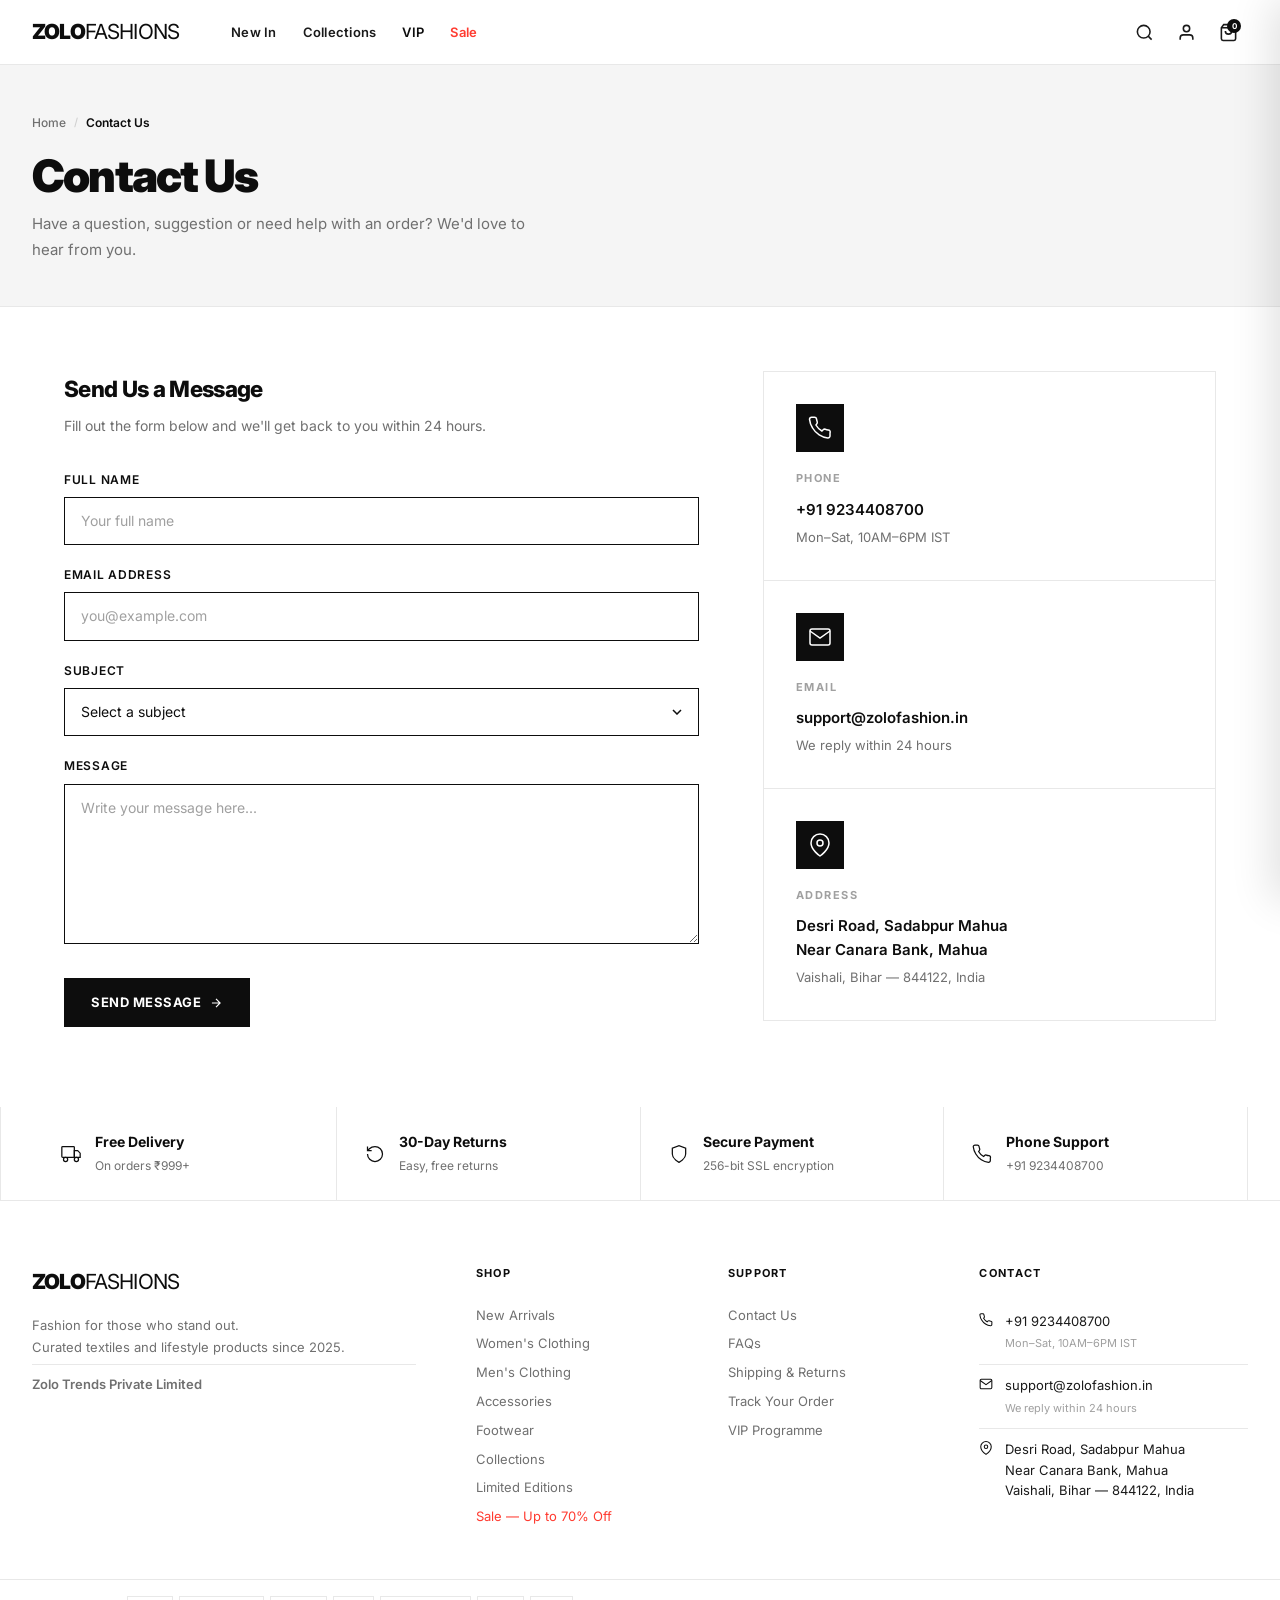
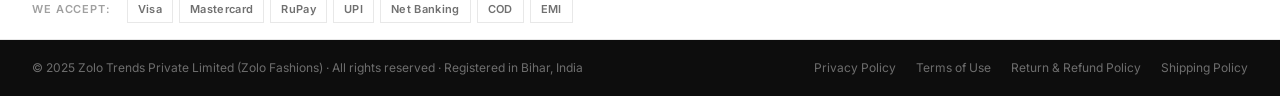
<file: contact.html>
<!DOCTYPE html>
<html lang="en">
<head>
    <link rel="icon" type="image/x-icon" href="favicon.ico">
    <link rel="icon" type="image/png" href="favicon.png">
    <link rel="icon" type="image/svg+xml" href="favicon.svg">
  <meta charset="UTF-8" />
  <meta name="viewport" content="width=device-width, initial-scale=1.0" />
  <title>Contact Us — Zolo Fashions</title>
  <meta name="description" content="Get in touch with Zolo Fashions. Call, email or visit us — we're here to help with orders, returns and styling advice." />
  <link rel="preconnect" href="https://fonts.googleapis.com" />
  <link rel="preconnect" href="https://fonts.gstatic.com" crossorigin />
  <link href="https://fonts.googleapis.com/css2?family=Inter:wght@300;400;500;600;700;800;900&display=swap" rel="stylesheet" />
  <link rel="stylesheet" href="style.css" />
</head>
<body>

  <!-- HEADER -->
  <header class="header" id="header">
    <div class="header__inner container">
      <button class="header__burger" aria-label="Menu" id="burger"><span></span><span></span><span></span></button>
      <div class="header__logo"><a href="index.html">ZOLO<span>FASHIONS</span></a></div>
      <nav class="header__nav" id="nav">
        <ul>
          
          
          <li><a href="catalog.html">New In</a></li>
          <li><a href="catalog.html">Collections</a></li>
          <li><a href="#" class="nav-vip">VIP</a></li>
          <li><a href="catalog.html" class="nav-sale">Sale</a></li>
        </ul>
      </nav>
      <div class="header__actions">
        <button class="action-btn" id="searchToggle" aria-label="Search"><svg width="19" height="19" viewBox="0 0 24 24" fill="none" stroke="currentColor" stroke-width="2"><circle cx="11" cy="11" r="8"/><path d="m21 21-4.35-4.35"/></svg></button>
        <a href="login.html" class="action-btn" aria-label="Account"><svg width="19" height="19" viewBox="0 0 24 24" fill="none" stroke="currentColor" stroke-width="2"><path d="M20 21v-2a4 4 0 0 0-4-4H8a4 4 0 0 0-4 4v2"/><circle cx="12" cy="7" r="4"/></svg></a>
        <button class="action-btn action-btn--cart" aria-label="Bag"><svg width="19" height="19" viewBox="0 0 24 24" fill="none" stroke="currentColor" stroke-width="2"><path d="M6 2 3 6v14a2 2 0 0 0 2 2h14a2 2 0 0 0 2-2V6l-3-4z"/><line x1="3" y1="6" x2="21" y2="6"/><path d="M16 10a4 4 0 0 1-8 0"/></svg><span class="cart-badge">0</span></button>
      </div>
    </div>
    <div class="search-bar" id="searchBar">
      <div class="container search-bar__inner">
        <svg width="18" height="18" viewBox="0 0 24 24" fill="none" stroke="currentColor" stroke-width="2"><circle cx="11" cy="11" r="8"/><path d="m21 21-4.35-4.35"/></svg>
        <input type="search" placeholder="Search for products, brands, categories..." id="searchInput" />
        <button class="search-bar__close" id="searchClose"><svg width="18" height="18" viewBox="0 0 24 24" fill="none" stroke="currentColor" stroke-width="2"><line x1="18" y1="6" x2="6" y2="18"/><line x1="6" y1="6" x2="18" y2="18"/></svg></button>
      </div>
    </div>
  </header>

  <main>

    <!-- PAGE HERO -->
    <section class="page-hero">
      <div class="container">
        <nav class="breadcrumb">
          <a href="index.html">Home</a>
          <span class="breadcrumb__sep">/</span>
          <span>Contact Us</span>
        </nav>
        <h1 class="page-hero__title">Contact Us</h1>
        <p class="page-hero__sub">Have a question, suggestion or need help with an order? We'd love to hear from you.</p>
      </div>
    </section>

    <!-- CONTACT CONTENT -->
    <section class="page-content">
      <div class="container">
        <div class="contact-grid">

          <!-- CONTACT FORM -->
          <div class="contact-form">
            <h2 class="contact-form__heading">Send Us a Message</h2>
            <p class="contact-form__sub">Fill out the form below and we'll get back to you within 24 hours.</p>
            <form onsubmit="return false">
              <div class="contact-form__group">
                <label for="contact-name">Full Name</label>
                <input type="text" id="contact-name" placeholder="Your full name" required />
              </div>
              <div class="contact-form__group">
                <label for="contact-email">Email Address</label>
                <input type="email" id="contact-email" placeholder="you@example.com" required />
              </div>
              <div class="contact-form__group">
                <label for="contact-subject">Subject</label>
                <select id="contact-subject" required>
                  <option value="" disabled selected>Select a subject</option>
                  <option value="order">Order Enquiry</option>
                  <option value="return">Returns &amp; Refunds</option>
                  <option value="product">Product Information</option>
                  <option value="shipping">Shipping &amp; Delivery</option>
                  <option value="account">Account &amp; VIP</option>
                  <option value="feedback">Feedback &amp; Suggestions</option>
                  <option value="other">Other</option>
                </select>
              </div>
              <div class="contact-form__group">
                <label for="contact-message">Message</label>
                <textarea id="contact-message" rows="6" placeholder="Write your message here..." required></textarea>
              </div>
              <button type="submit" class="btn btn--black contact-form__submit">Send Message <svg width="14" height="14" viewBox="0 0 24 24" fill="none" stroke="currentColor" stroke-width="2"><path d="M5 12h14M12 5l7 7-7 7"/></svg></button>
            </form>
          </div>

          <!-- CONTACT CARDS -->
          <div class="contact-cards">
            <div class="contact-card">
              <div class="contact-card__icon">
                <svg width="24" height="24" viewBox="0 0 24 24" fill="none" stroke="currentColor" stroke-width="1.5"><path d="M22 16.92v3a2 2 0 0 1-2.18 2 19.79 19.79 0 0 1-8.63-3.07A19.5 19.5 0 0 1 4.59 12 19.79 19.79 0 0 1 1.52 3.33 2 2 0 0 1 3.5 1.25h3a2 2 0 0 1 2 1.72c.127.96.361 1.903.7 2.81a2 2 0 0 1-.45 2.11L7.91 9a16 16 0 0 0 6 6l1.27-1.27a2 2 0 0 1 2.11-.45c.907.339 1.85.573 2.81.7A2 2 0 0 1 22 16.92z"/></svg>
              </div>
              <h3 class="contact-card__title">Phone</h3>
              <a href="tel:+919234408700" class="contact-card__main">+91 9234408700</a>
              <p class="contact-card__detail">Mon&ndash;Sat, 10AM&ndash;6PM IST</p>
            </div>

            <div class="contact-card">
              <div class="contact-card__icon">
                <svg width="24" height="24" viewBox="0 0 24 24" fill="none" stroke="currentColor" stroke-width="1.5"><path d="M4 4h16c1.1 0 2 .9 2 2v12c0 1.1-.9 2-2 2H4c-1.1 0-2-.9-2-2V6c0-1.1.9-2 2-2z"/><polyline points="22,6 12,13 2,6"/></svg>
              </div>
              <h3 class="contact-card__title">Email</h3>
              <a href="mailto:support@zolofashion.in" class="contact-card__main">support@zolofashion.in</a>
              <p class="contact-card__detail">We reply within 24 hours</p>
            </div>

            <div class="contact-card">
              <div class="contact-card__icon">
                <svg width="24" height="24" viewBox="0 0 24 24" fill="none" stroke="currentColor" stroke-width="1.5"><path d="M21 10c0 7-9 13-9 13s-9-6-9-13a9 9 0 0 1 18 0z"/><circle cx="12" cy="10" r="3"/></svg>
              </div>
              <h3 class="contact-card__title">Address</h3>
              <p class="contact-card__main">Desri Road, Sadabpur Mahua<br />Near Canara Bank, Mahua</p>
              <p class="contact-card__detail">Vaishali, Bihar &mdash; 844122, India</p>
            </div>
          </div>

        </div>
      </div>
    </section>

  </main>

  <!-- FOOTER -->
  <footer class="footer">
    <div class="footer__trust">
      <div class="container footer__trust-grid">
        <div class="trust-item"><svg width="20" height="20" viewBox="0 0 24 24" fill="none" stroke="currentColor" stroke-width="1.5"><rect x="1" y="3" width="15" height="13" rx="1"/><path d="M16 8h4l3 3v5h-7V8z"/><circle cx="5.5" cy="18.5" r="2.5"/><circle cx="18.5" cy="18.5" r="2.5"/></svg><div><strong>Free Delivery</strong><span>On orders ₹999+</span></div></div>
        <div class="trust-item"><svg width="20" height="20" viewBox="0 0 24 24" fill="none" stroke="currentColor" stroke-width="1.5"><path d="M3 12a9 9 0 1 0 9-9 9.75 9.75 0 0 0-6.74 2.74L3 8"/><path d="M3 3v5h5"/></svg><div><strong>30-Day Returns</strong><span>Easy, free returns</span></div></div>
        <div class="trust-item"><svg width="20" height="20" viewBox="0 0 24 24" fill="none" stroke="currentColor" stroke-width="1.5"><path d="M12 22s8-4 8-10V5l-8-3-8 3v7c0 6 8 10 8 10z"/></svg><div><strong>Secure Payment</strong><span>256-bit SSL encryption</span></div></div>
        <div class="trust-item"><svg width="20" height="20" viewBox="0 0 24 24" fill="none" stroke="currentColor" stroke-width="1.5"><path d="M22 16.92v3a2 2 0 0 1-2.18 2 19.79 19.79 0 0 1-8.63-3.07A19.5 19.5 0 0 1 4.59 12a19.79 19.79 0 0 1-3.07-8.67A2 2 0 0 1 3.5 1.25h3a2 2 0 0 1 2 1.72c.127.96.361 1.903.7 2.81a2 2 0 0 1-.45 2.11L7.91 9a16 16 0 0 0 6 6l1.27-1.27a2 2 0 0 1 2.11-.45c.907.339 1.85.573 2.81.7A2 2 0 0 1 22 16.92z"/></svg><div><strong>Phone Support</strong><span>+91 9234408700</span></div></div>
      </div>
    </div>
    <div class="footer__main container">
      <div class="footer__brand">
        <div class="footer__logo">ZOLO<span>FASHIONS</span></div>
        <p>Fashion for those who stand out.<br />Curated textiles and lifestyle products since 2025.</p>
        <p class="footer__legal-name">Zolo Trends Private Limited</p>
      </div>
      <div class="footer__col">
        <h5>Shop</h5>
        <a href="#">New Arrivals</a><a href="#">Women's Clothing</a><a href="#">Men's Clothing</a><a href="#">Accessories</a><a href="#">Footwear</a><a href="#">Collections</a><a href="#">Limited Editions</a><a href="#" class="footer__link--sale">Sale — Up to 70% Off</a>
      </div>
      <div class="footer__col">
        <h5>Support</h5>
        <a href="contact.html">Contact Us</a>
        <a href="faq.html">FAQs</a>
        <a href="shipping.html">Shipping &amp; Returns</a>
        <a href="track-order.html">Track Your Order</a>
        <a href="#vip">VIP Programme</a>
      </div>
      <div class="footer__col footer__col--contact">
        <h5>Contact</h5>
        <div class="footer__contact-item">
          <svg width="14" height="14" viewBox="0 0 24 24" fill="none" stroke="currentColor" stroke-width="1.8"><path d="M22 16.92v3a2 2 0 0 1-2.18 2 19.79 19.79 0 0 1-8.63-3.07A19.5 19.5 0 0 1 4.59 12a19.79 19.79 0 0 1-3.07-8.67A2 2 0 0 1 3.5 1.25h3a2 2 0 0 1 2 1.72c.127.96.361 1.903.7 2.81a2 2 0 0 1-.45 2.11L7.91 9a16 16 0 0 0 6 6l1.27-1.27a2 2 0 0 1 2.11-.45c.907.339 1.85.573 2.81.7A2 2 0 0 1 22 16.92z"/></svg>
          <div><a href="tel:+919234408700">+91 9234408700</a><small>Mon–Sat, 10AM–6PM IST</small></div>
        </div>
        <div class="footer__contact-item">
          <svg width="14" height="14" viewBox="0 0 24 24" fill="none" stroke="currentColor" stroke-width="1.8"><path d="M4 4h16c1.1 0 2 .9 2 2v12c0 1.1-.9 2-2 2H4c-1.1 0-2-.9-2-2V6c0-1.1.9-2 2-2z"/><polyline points="22,6 12,13 2,6"/></svg>
          <div><a href="mailto:support@zolofashion.in">support@zolofashion.in</a><small>We reply within 24 hours</small></div>
        </div>
        <div class="footer__contact-item">
          <svg width="14" height="14" viewBox="0 0 24 24" fill="none" stroke="currentColor" stroke-width="1.8"><path d="M21 10c0 7-9 13-9 13s-9-6-9-13a9 9 0 0 1 18 0z"/><circle cx="12" cy="10" r="3"/></svg>
          <div><span>Desri Road, Sadabpur Mahua<br />Near Canara Bank, Mahua<br />Vaishali, Bihar — 844122, India</span></div>
        </div>
      </div>
    </div>
    
    </div>
    <div class="footer__pay">
      <div class="container footer__pay-inner">
        <span class="footer__pay-label">We accept:</span>
        <div class="footer__pay-icons"><span class="pay-chip">Visa</span><span class="pay-chip">Mastercard</span><span class="pay-chip">RuPay</span><span class="pay-chip">UPI</span><span class="pay-chip">Net Banking</span><span class="pay-chip">COD</span><span class="pay-chip">EMI</span></div>
      </div>
    </div>
    <div class="footer__bottom">
      <div class="container footer__bottom-inner">
        <p>© 2025 Zolo Trends Private Limited (Zolo Fashions) · All rights reserved · Registered in Bihar, India</p>
        <nav class="footer__bottom-links"><a href="privacy.html">Privacy Policy</a><a href="terms.html">Terms of Use</a><a href="shipping.html">Return &amp; Refund Policy</a><a href="shipping.html">Shipping Policy</a></nav>
      </div>
    </div>
  </footer>

  <script src="main.js"></script>
  <script src="cart.js"></script>

  <!-- CART DRAWER -->
  <div class="cart-overlay" id="cartOverlay" aria-hidden="true"></div>
  <div class="cart-drawer" id="cartDrawer" role="dialog" aria-label="Shopping bag" aria-modal="true">
    <div class="cart-drawer__head">
      <h2 class="cart-drawer__title">Your Bag <span class="cart-drawer__count" id="cartDrawerCount">(0)</span></h2>
      <button class="cart-drawer__close" id="cartClose" aria-label="Close bag">
        <svg width="18" height="18" viewBox="0 0 24 24" fill="none" stroke="currentColor" stroke-width="2">
          <line x1="18" y1="6" x2="6" y2="18"/><line x1="6" y1="6" x2="18" y2="18"/>
        </svg>
      </button>
    </div>
    <div class="cart-drawer__body" id="cartBody"></div>
    <div class="cart-drawer__foot" id="cartFoot">
      <div class="cart-drawer__subtotal">
        <span>Subtotal</span>
        <span id="cartTotal">₹0</span>
      </div>
      <p class="cart-drawer__delivery-note">Free delivery on orders ₹999+</p>
      <a href="login.html" class="cart-drawer__checkout">Proceed to Checkout</a>
    </div>
  </div>
</body>
</html>
</file>
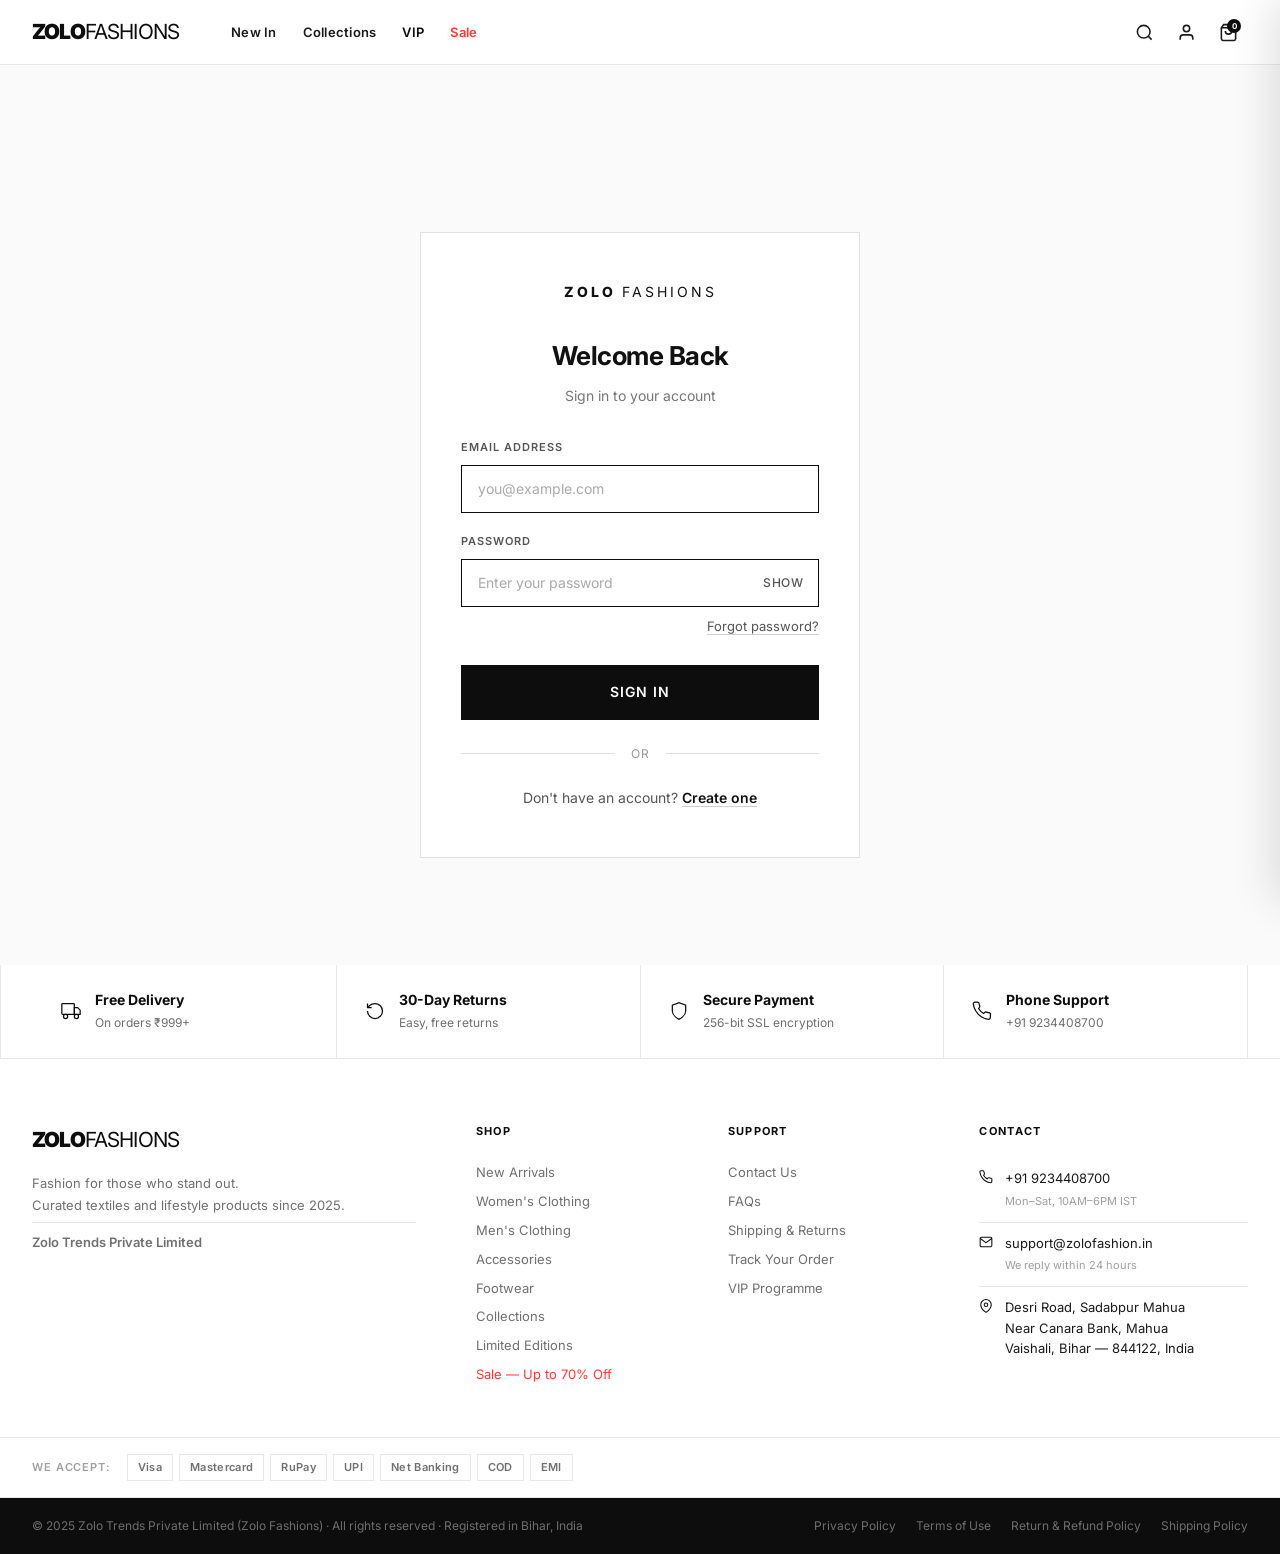
<file: dashboard.html>
<!DOCTYPE html>
<html lang="en">
<head>
    <link rel="icon" type="image/x-icon" href="favicon.ico">
    <link rel="icon" type="image/png" href="favicon.png">
    <link rel="icon" type="image/svg+xml" href="favicon.svg">
  <meta charset="UTF-8" />
  <meta name="viewport" content="width=device-width, initial-scale=1.0" />
  <title>My Account — Zolo Fashions</title>
  <meta name="description" content="Manage your Zolo Fashions account, orders, and preferences." />
  <link rel="preconnect" href="https://fonts.googleapis.com" />
  <link rel="preconnect" href="https://fonts.gstatic.com" crossorigin />
  <link href="https://fonts.googleapis.com/css2?family=Inter:wght@300;400;500;600;700;800;900&display=swap" rel="stylesheet" />
  <link rel="stylesheet" href="style.css" />
</head>
<body>

  <!-- HEADER -->
  <header class="header" id="header">
    <div class="header__inner container">
      <button class="header__burger" aria-label="Menu" id="burger"><span></span><span></span><span></span></button>
      <div class="header__logo"><a href="index.html">ZOLO<span>FASHIONS</span></a></div>
      <nav class="header__nav" id="nav">
        <ul>
          
          
          <li><a href="catalog.html">New In</a></li>
          <li><a href="catalog.html">Collections</a></li>
          <li><a href="index.html#vip" class="nav-vip">VIP</a></li>
          <li><a href="catalog.html" class="nav-sale">Sale</a></li>
        </ul>
      </nav>
      <div class="header__actions">
        <button class="action-btn" id="searchToggle" aria-label="Search"><svg width="19" height="19" viewBox="0 0 24 24" fill="none" stroke="currentColor" stroke-width="2"><circle cx="11" cy="11" r="8"/><path d="m21 21-4.35-4.35"/></svg></button>
        <a href="dashboard.html" class="action-btn" aria-label="Account"><svg width="19" height="19" viewBox="0 0 24 24" fill="none" stroke="currentColor" stroke-width="2"><path d="M20 21v-2a4 4 0 0 0-4-4H8a4 4 0 0 0-4 4v2"/><circle cx="12" cy="7" r="4"/></svg></a>
        <button class="action-btn action-btn--cart" aria-label="Bag"><svg width="19" height="19" viewBox="0 0 24 24" fill="none" stroke="currentColor" stroke-width="2"><path d="M6 2 3 6v14a2 2 0 0 0 2 2h14a2 2 0 0 0 2-2V6l-3-4z"/><line x1="3" y1="6" x2="21" y2="6"/><path d="M16 10a4 4 0 0 1-8 0"/></svg><span class="cart-badge">0</span></button>
      </div>
    </div>
    <div class="search-bar" id="searchBar">
      <div class="container search-bar__inner">
        <svg width="18" height="18" viewBox="0 0 24 24" fill="none" stroke="currentColor" stroke-width="2"><circle cx="11" cy="11" r="8"/><path d="m21 21-4.35-4.35"/></svg>
        <input type="search" placeholder="Search for products, brands, categories..." id="searchInput" />
        <button class="search-bar__close" id="searchClose"><svg width="18" height="18" viewBox="0 0 24 24" fill="none" stroke="currentColor" stroke-width="2"><line x1="18" y1="6" x2="6" y2="18"/><line x1="6" y1="6" x2="18" y2="18"/></svg></button>
      </div>
    </div>
  </header>

  <main>
    <!-- PAGE HERO -->
    <section class="page-hero">
      <div class="container">
        <nav class="breadcrumb">
          <a href="index.html">Home</a>
          <svg class="breadcrumb__sep" width="7" height="10" viewBox="0 0 7 10"><path d="M1 1l4 4-4 4" stroke="currentColor" stroke-width="1.3" fill="none"/></svg>
          <span>My Account</span>
        </nav>
        <h1 class="page-hero__title">My Account</h1>
        <p class="page-hero__sub" id="dashWelcome">Welcome back!</p>
      </div>
    </section>

    <!-- DASHBOARD -->
    <section class="page-content">
      <div class="container">
        <div class="dash-grid">
          <!-- SIDEBAR -->
          <aside class="dash-sidebar">
            <div class="dash-user" id="dashUser">
              <div class="dash-user__avatar" id="dashAvatar">Z</div>
              <div>
                <strong id="dashName">Zolo User</strong>
                <span id="dashEmail">user@example.com</span>
              </div>
            </div>
            <nav class="dash-nav">
              <button class="dash-nav__item active" data-tab="overview">
                <svg width="16" height="16" viewBox="0 0 24 24" fill="none" stroke="currentColor" stroke-width="2"><rect x="3" y="3" width="7" height="7"/><rect x="14" y="3" width="7" height="7"/><rect x="3" y="14" width="7" height="7"/><rect x="14" y="14" width="7" height="7"/></svg>
                Overview
              </button>
              <button class="dash-nav__item" data-tab="orders">
                <svg width="16" height="16" viewBox="0 0 24 24" fill="none" stroke="currentColor" stroke-width="2"><path d="M6 2 3 6v14a2 2 0 0 0 2 2h14a2 2 0 0 0 2-2V6l-3-4z"/><line x1="3" y1="6" x2="21" y2="6"/></svg>
                My Orders
              </button>
              <button class="dash-nav__item" data-tab="profile">
                <svg width="16" height="16" viewBox="0 0 24 24" fill="none" stroke="currentColor" stroke-width="2"><path d="M20 21v-2a4 4 0 0 0-4-4H8a4 4 0 0 0-4 4v2"/><circle cx="12" cy="7" r="4"/></svg>
                Profile
              </button>
              <button class="dash-nav__item" data-tab="addresses">
                <svg width="16" height="16" viewBox="0 0 24 24" fill="none" stroke="currentColor" stroke-width="2"><path d="M21 10c0 7-9 13-9 13s-9-6-9-13a9 9 0 0 1 18 0z"/><circle cx="12" cy="10" r="3"/></svg>
                Addresses
              </button>
              <button class="dash-nav__item" data-tab="vip">
                <svg width="16" height="16" viewBox="0 0 24 24" fill="none" stroke="currentColor" stroke-width="2"><polygon points="12 2 15.09 8.26 22 9.27 17 14.14 18.18 21.02 12 17.77 5.82 21.02 7 14.14 2 9.27 8.91 8.26 12 2"/></svg>
                VIP Status
              </button>
              <button class="dash-nav__item dash-nav__item--logout" id="logoutBtn">
                <svg width="16" height="16" viewBox="0 0 24 24" fill="none" stroke="currentColor" stroke-width="2"><path d="M9 21H5a2 2 0 0 1-2-2V5a2 2 0 0 1 2-2h4"/><polyline points="16 17 21 12 16 7"/><line x1="21" y1="12" x2="9" y2="12"/></svg>
                Sign Out
              </button>
            </nav>
          </aside>

          <!-- CONTENT PANELS -->
          <div class="dash-content">

            <!-- OVERVIEW -->
            <div class="dash-panel active" id="panel-overview">
              <h2 class="dash-panel__title">Overview</h2>
              <div class="dash-stats">
                <div class="dash-stat">
                  <span class="dash-stat__num">0</span>
                  <span class="dash-stat__label">Orders</span>
                </div>
                <div class="dash-stat">
                  <span class="dash-stat__num">0</span>
                  <span class="dash-stat__label">VIP Points</span>
                </div>
                <div class="dash-stat">
                  <span class="dash-stat__num">Silver</span>
                  <span class="dash-stat__label">VIP Tier</span>
                </div>
                <div class="dash-stat">
                  <span class="dash-stat__num">0</span>
                  <span class="dash-stat__label">Wishlist</span>
                </div>
              </div>
              <div class="dash-recent">
                <h3>Recent Orders</h3>
                <div class="dash-empty">
                  <svg width="40" height="40" viewBox="0 0 24 24" fill="none" stroke="currentColor" stroke-width="1"><path d="M6 2 3 6v14a2 2 0 0 0 2 2h14a2 2 0 0 0 2-2V6l-3-4z"/><line x1="3" y1="6" x2="21" y2="6"/></svg>
                  <p>No orders yet</p>
                  <a href="index.html" class="btn btn--black btn--sm">Start Shopping</a>
                </div>
              </div>
            </div>

            <!-- ORDERS -->
            <div class="dash-panel" id="panel-orders">
              <h2 class="dash-panel__title">My Orders</h2>
              <div class="dash-empty">
                <svg width="40" height="40" viewBox="0 0 24 24" fill="none" stroke="currentColor" stroke-width="1"><path d="M6 2 3 6v14a2 2 0 0 0 2 2h14a2 2 0 0 0 2-2V6l-3-4z"/><line x1="3" y1="6" x2="21" y2="6"/></svg>
                <p>You have no orders yet.</p>
                <a href="index.html" class="btn btn--black btn--sm">Browse Products</a>
              </div>
            </div>

            <!-- PROFILE -->
            <div class="dash-panel" id="panel-profile">
              <h2 class="dash-panel__title">Profile Settings</h2>
              <form class="dash-form" id="profileForm">
                <div class="dash-form__row">
                  <div class="dash-form__group">
                    <label>Full Name</label>
                    <input type="text" id="profileName" placeholder="Your name" />
                  </div>
                  <div class="dash-form__group">
                    <label>Email Address</label>
                    <input type="email" id="profileEmail" placeholder="Your email" disabled />
                  </div>
                </div>
                <div class="dash-form__row">
                  <div class="dash-form__group">
                    <label>Phone Number</label>
                    <input type="tel" id="profilePhone" placeholder="+91 XXXXX XXXXX" />
                  </div>
                  <div class="dash-form__group">
                    <label>Date of Birth</label>
                    <input type="text" id="profileDob" placeholder="DD / MM / YYYY" />
                  </div>
                </div>
                <button type="submit" class="btn btn--black btn--sm">Save Changes</button>
                <span class="dash-form__saved" id="profileSaved" style="display:none">Changes saved!</span>
              </form>

              <div class="dash-form__section">
                <h3>Change Password</h3>
                <form id="passwordForm">
                  <div class="dash-form__row">
                    <div class="dash-form__group">
                      <label>Current Password</label>
                      <input type="password" id="currentPass" placeholder="Enter current password" />
                    </div>
                    <div class="dash-form__group">
                      <label>New Password</label>
                      <input type="password" id="newPass" placeholder="Enter new password" />
                    </div>
                  </div>
                  <button type="submit" class="btn btn--outline-black btn--sm">Update Password</button>
                </form>
              </div>
            </div>

            <!-- ADDRESSES -->
            <div class="dash-panel" id="panel-addresses">
              <h2 class="dash-panel__title">Saved Addresses</h2>
              <div class="dash-addresses" id="addressList">
                <div class="dash-empty">
                  <svg width="40" height="40" viewBox="0 0 24 24" fill="none" stroke="currentColor" stroke-width="1"><path d="M21 10c0 7-9 13-9 13s-9-6-9-13a9 9 0 0 1 18 0z"/><circle cx="12" cy="10" r="3"/></svg>
                  <p>No saved addresses yet.</p>
                </div>
              </div>
              <button class="btn btn--black btn--sm" id="addAddressBtn">Add New Address</button>

              <div class="dash-address-form" id="addressForm" style="display:none">
                <h3>Add Address</h3>
                <form id="newAddressForm">
                  <div class="dash-form__row">
                    <div class="dash-form__group">
                      <label>Full Name</label>
                      <input type="text" id="addrName" required placeholder="Recipient name" />
                    </div>
                    <div class="dash-form__group">
                      <label>Phone</label>
                      <input type="tel" id="addrPhone" required placeholder="+91 XXXXX XXXXX" />
                    </div>
                  </div>
                  <div class="dash-form__group">
                    <label>Address Line 1</label>
                    <input type="text" id="addrLine1" required placeholder="House no., Building, Street" />
                  </div>
                  <div class="dash-form__group">
                    <label>Address Line 2</label>
                    <input type="text" id="addrLine2" placeholder="Locality, Landmark" />
                  </div>
                  <div class="dash-form__row">
                    <div class="dash-form__group">
                      <label>City</label>
                      <input type="text" id="addrCity" required />
                    </div>
                    <div class="dash-form__group">
                      <label>State</label>
                      <input type="text" id="addrState" required />
                    </div>
                    <div class="dash-form__group">
                      <label>Pin Code</label>
                      <input type="text" id="addrPin" required pattern="\d{6}" placeholder="6-digit PIN" />
                    </div>
                  </div>
                  <div class="dash-form__actions">
                    <button type="submit" class="btn btn--black btn--sm">Save Address</button>
                    <button type="button" class="btn btn--ghost btn--sm" id="cancelAddress">Cancel</button>
                  </div>
                </form>
              </div>
            </div>

            <!-- VIP -->
            <div class="dash-panel" id="panel-vip">
              <h2 class="dash-panel__title">VIP Status</h2>
              <div class="dash-vip-card">
                <div class="dash-vip-card__header">
                  <div>
                    <span class="dash-vip-card__tier">Silver</span>
                    <span class="dash-vip-card__label">Current Tier</span>
                  </div>
                  <div class="dash-vip-card__points">
                    <strong>0</strong>
                    <span>Points</span>
                  </div>
                </div>
                <div class="dash-vip-card__progress">
                  <div class="dash-vip-card__bar"><div class="dash-vip-card__fill" style="width: 0%"></div></div>
                  <div class="dash-vip-card__tiers">
                    <span class="active">Silver</span>
                    <span>Gold (5,000 pts)</span>
                    <span>Platinum (15,000 pts)</span>
                  </div>
                </div>
                <div class="dash-vip-card__perks">
                  <h4>Your Benefits</h4>
                  <ul>
                    <li>5% off on all orders</li>
                    <li>Free delivery on orders above ₹999</li>
                    <li>Early access to sales</li>
                    <li>10% birthday discount</li>
                    <li>1 point per ₹100 spent</li>
                  </ul>
                </div>
              </div>
              <a href="index.html#vip" class="link-arrow" style="margin-top:24px">Learn more about VIP Programme <svg width="14" height="14" viewBox="0 0 24 24" fill="none" stroke="currentColor" stroke-width="2"><path d="M5 12h14M12 5l7 7-7 7"/></svg></a>
            </div>

          </div>
        </div>
      </div>
    </section>
  </main>

  <!-- FOOTER -->
  <footer class="footer">
    <div class="footer__trust">
      <div class="container footer__trust-grid">
        <div class="trust-item"><svg width="20" height="20" viewBox="0 0 24 24" fill="none" stroke="currentColor" stroke-width="1.5"><rect x="1" y="3" width="15" height="13" rx="1"/><path d="M16 8h4l3 3v5h-7V8z"/><circle cx="5.5" cy="18.5" r="2.5"/><circle cx="18.5" cy="18.5" r="2.5"/></svg><div><strong>Free Delivery</strong><span>On orders ₹999+</span></div></div>
        <div class="trust-item"><svg width="20" height="20" viewBox="0 0 24 24" fill="none" stroke="currentColor" stroke-width="1.5"><path d="M3 12a9 9 0 1 0 9-9 9.75 9.75 0 0 0-6.74 2.74L3 8"/><path d="M3 3v5h5"/></svg><div><strong>30-Day Returns</strong><span>Easy, free returns</span></div></div>
        <div class="trust-item"><svg width="20" height="20" viewBox="0 0 24 24" fill="none" stroke="currentColor" stroke-width="1.5"><path d="M12 22s8-4 8-10V5l-8-3-8 3v7c0 6 8 10 8 10z"/></svg><div><strong>Secure Payment</strong><span>256-bit SSL encryption</span></div></div>
        <div class="trust-item"><svg width="20" height="20" viewBox="0 0 24 24" fill="none" stroke="currentColor" stroke-width="1.5"><path d="M22 16.92v3a2 2 0 0 1-2.18 2 19.79 19.79 0 0 1-8.63-3.07A19.5 19.5 0 0 1 4.59 12a19.79 19.79 0 0 1-3.07-8.67A2 2 0 0 1 3.5 1.25h3a2 2 0 0 1 2 1.72c.127.96.361 1.903.7 2.81a2 2 0 0 1-.45 2.11L7.91 9a16 16 0 0 0 6 6l1.27-1.27a2 2 0 0 1 2.11-.45c.907.339 1.85.573 2.81.7A2 2 0 0 1 22 16.92z"/></svg><div><strong>Phone Support</strong><span>+91 9234408700</span></div></div>
      </div>
    </div>
    <div class="footer__main container">
      <div class="footer__brand">
        <div class="footer__logo">ZOLO<span>FASHIONS</span></div>
        <p>Fashion for those who stand out.<br />Curated textiles and lifestyle products since 2025.</p>
        <p class="footer__legal-name">Zolo Trends Private Limited</p>
      </div>
      <div class="footer__col">
        <h5>Shop</h5>
        <a href="#">New Arrivals</a><a href="#">Women's Clothing</a><a href="#">Men's Clothing</a><a href="#">Accessories</a><a href="#">Footwear</a><a href="#">Collections</a><a href="#">Limited Editions</a><a href="#" class="footer__link--sale">Sale — Up to 70% Off</a>
      </div>
      <div class="footer__col">
        <h5>Support</h5>
        <a href="contact.html">Contact Us</a>
        <a href="faq.html">FAQs</a>
        <a href="shipping.html">Shipping &amp; Returns</a>
        <a href="track-order.html">Track Your Order</a>
        <a href="index.html#vip">VIP Programme</a>
      </div>
      <div class="footer__col footer__col--contact">
        <h5>Contact</h5>
        <div class="footer__contact-item">
          <svg width="14" height="14" viewBox="0 0 24 24" fill="none" stroke="currentColor" stroke-width="1.8"><path d="M22 16.92v3a2 2 0 0 1-2.18 2 19.79 19.79 0 0 1-8.63-3.07A19.5 19.5 0 0 1 4.59 12a19.79 19.79 0 0 1-3.07-8.67A2 2 0 0 1 3.5 1.25h3a2 2 0 0 1 2 1.72c.127.96.361 1.903.7 2.81a2 2 0 0 1-.45 2.11L7.91 9a16 16 0 0 0 6 6l1.27-1.27a2 2 0 0 1 2.11-.45c.907.339 1.85.573 2.81.7A2 2 0 0 1 22 16.92z"/></svg>
          <div><a href="tel:+919234408700">+91 9234408700</a><small>Mon–Sat, 10AM–6PM IST</small></div>
        </div>
        <div class="footer__contact-item">
          <svg width="14" height="14" viewBox="0 0 24 24" fill="none" stroke="currentColor" stroke-width="1.8"><path d="M4 4h16c1.1 0 2 .9 2 2v12c0 1.1-.9 2-2 2H4c-1.1 0-2-.9-2-2V6c0-1.1.9-2 2-2z"/><polyline points="22,6 12,13 2,6"/></svg>
          <div><a href="mailto:support@zolofashion.in">support@zolofashion.in</a><small>We reply within 24 hours</small></div>
        </div>
        <div class="footer__contact-item">
          <svg width="14" height="14" viewBox="0 0 24 24" fill="none" stroke="currentColor" stroke-width="1.8"><path d="M21 10c0 7-9 13-9 13s-9-6-9-13a9 9 0 0 1 18 0z"/><circle cx="12" cy="10" r="3"/></svg>
          <div><span>Desri Road, Sadabpur Mahua<br />Near Canara Bank, Mahua<br />Vaishali, Bihar — 844122, India</span></div>
        </div>
      </div>
    </div>
    
    </div>
    <div class="footer__pay">
      <div class="container footer__pay-inner">
        <span class="footer__pay-label">We accept:</span>
        <div class="footer__pay-icons"><span class="pay-chip">Visa</span><span class="pay-chip">Mastercard</span><span class="pay-chip">RuPay</span><span class="pay-chip">UPI</span><span class="pay-chip">Net Banking</span><span class="pay-chip">COD</span><span class="pay-chip">EMI</span></div>
      </div>
    </div>
    <div class="footer__bottom">
      <div class="container footer__bottom-inner">
        <p>&copy; 2025 Zolo Trends Private Limited (Zolo Fashions) &middot; All rights reserved &middot; Registered in Bihar, India</p>
        <nav class="footer__bottom-links"><a href="privacy.html">Privacy Policy</a><a href="terms.html">Terms of Use</a><a href="shipping.html">Return &amp; Refund Policy</a><a href="shipping.html">Shipping Policy</a></nav>
      </div>
    </div>
  </footer>

  <script src="main.js"></script>
  <script src="cart.js"></script>

  <!-- CART DRAWER -->
  <div class="cart-overlay" id="cartOverlay" aria-hidden="true"></div>
  <div class="cart-drawer" id="cartDrawer" role="dialog" aria-label="Shopping bag" aria-modal="true">
    <div class="cart-drawer__head">
      <h2 class="cart-drawer__title">Your Bag <span class="cart-drawer__count" id="cartDrawerCount">(0)</span></h2>
      <button class="cart-drawer__close" id="cartClose" aria-label="Close bag">
        <svg width="18" height="18" viewBox="0 0 24 24" fill="none" stroke="currentColor" stroke-width="2">
          <line x1="18" y1="6" x2="6" y2="18"/><line x1="6" y1="6" x2="18" y2="18"/>
        </svg>
      </button>
    </div>
    <div class="cart-drawer__body" id="cartBody"></div>
    <div class="cart-drawer__foot" id="cartFoot">
      <div class="cart-drawer__subtotal">
        <span>Subtotal</span>
        <span id="cartTotal">₹0</span>
      </div>
      <p class="cart-drawer__delivery-note">Free delivery on orders ₹999+</p>
      <a href="login.html" class="cart-drawer__checkout">Proceed to Checkout</a>
    </div>
  </div>
</body>
</html>
</file>
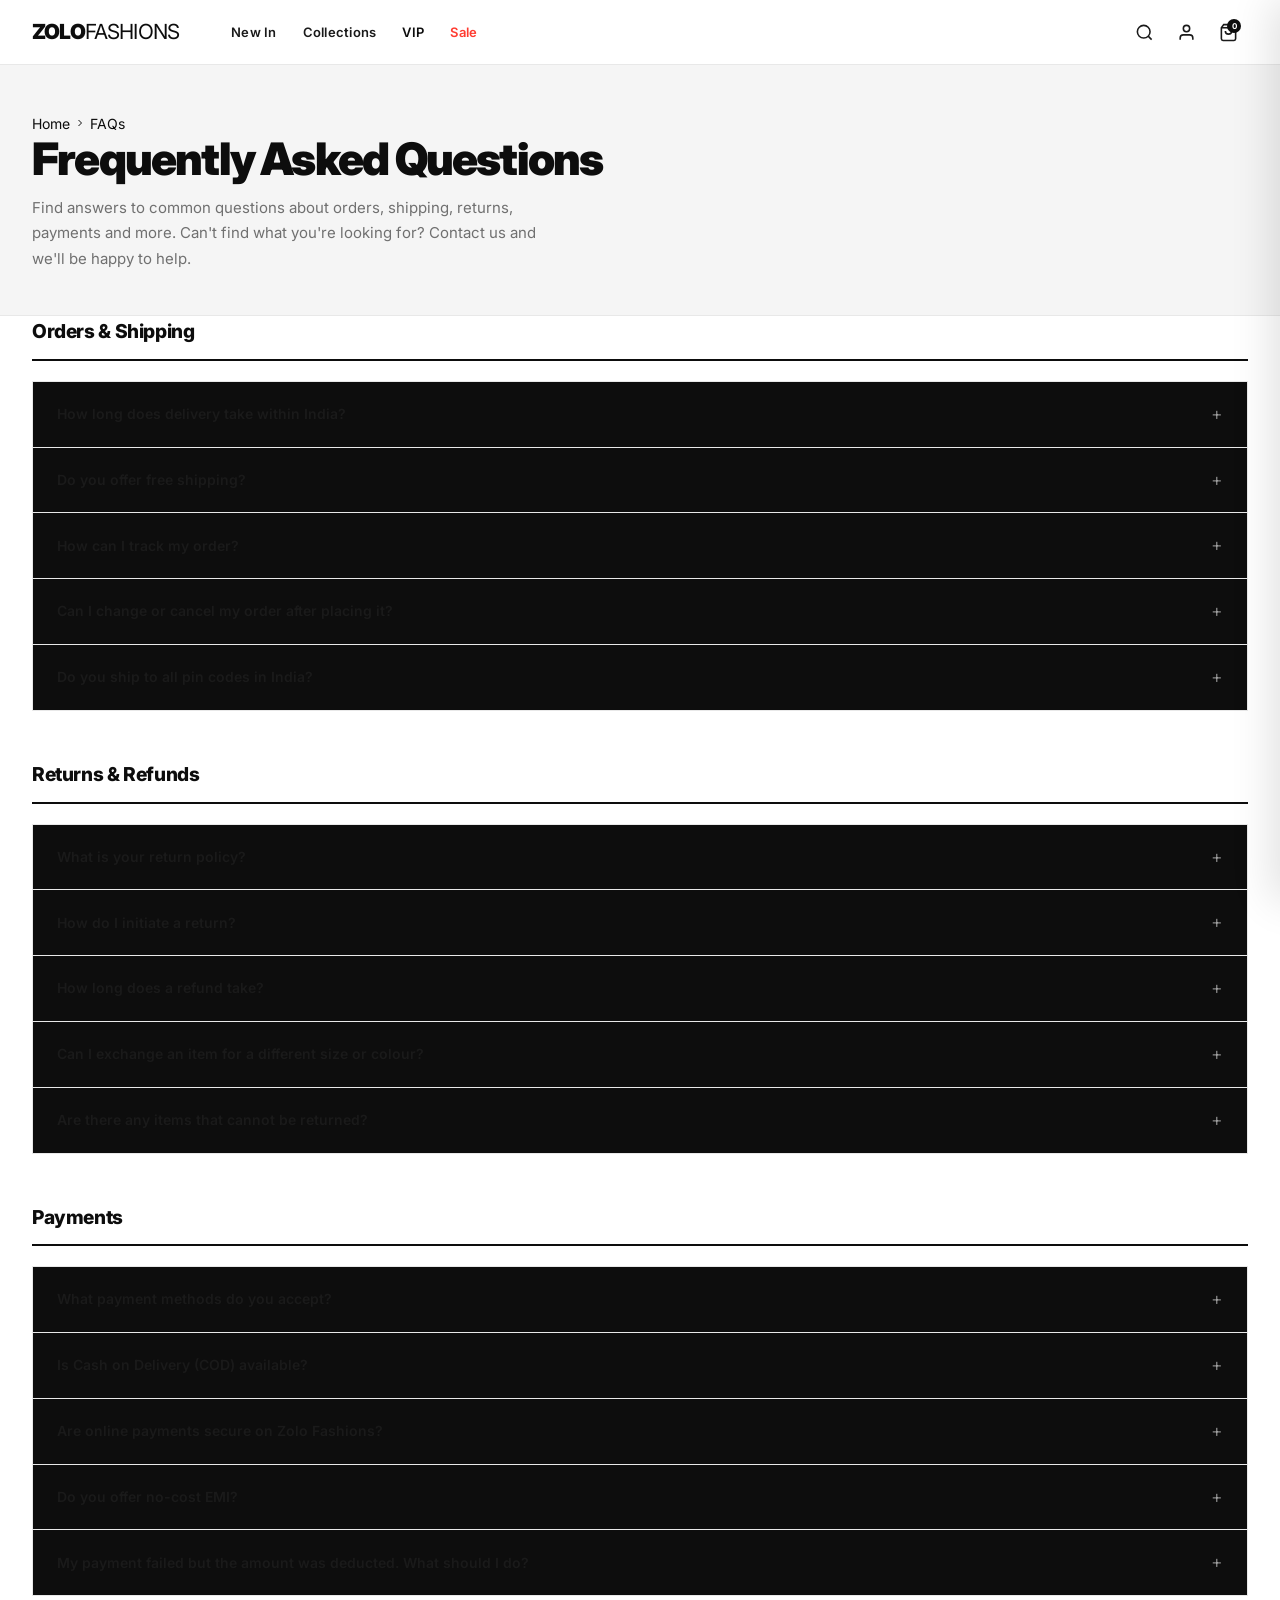
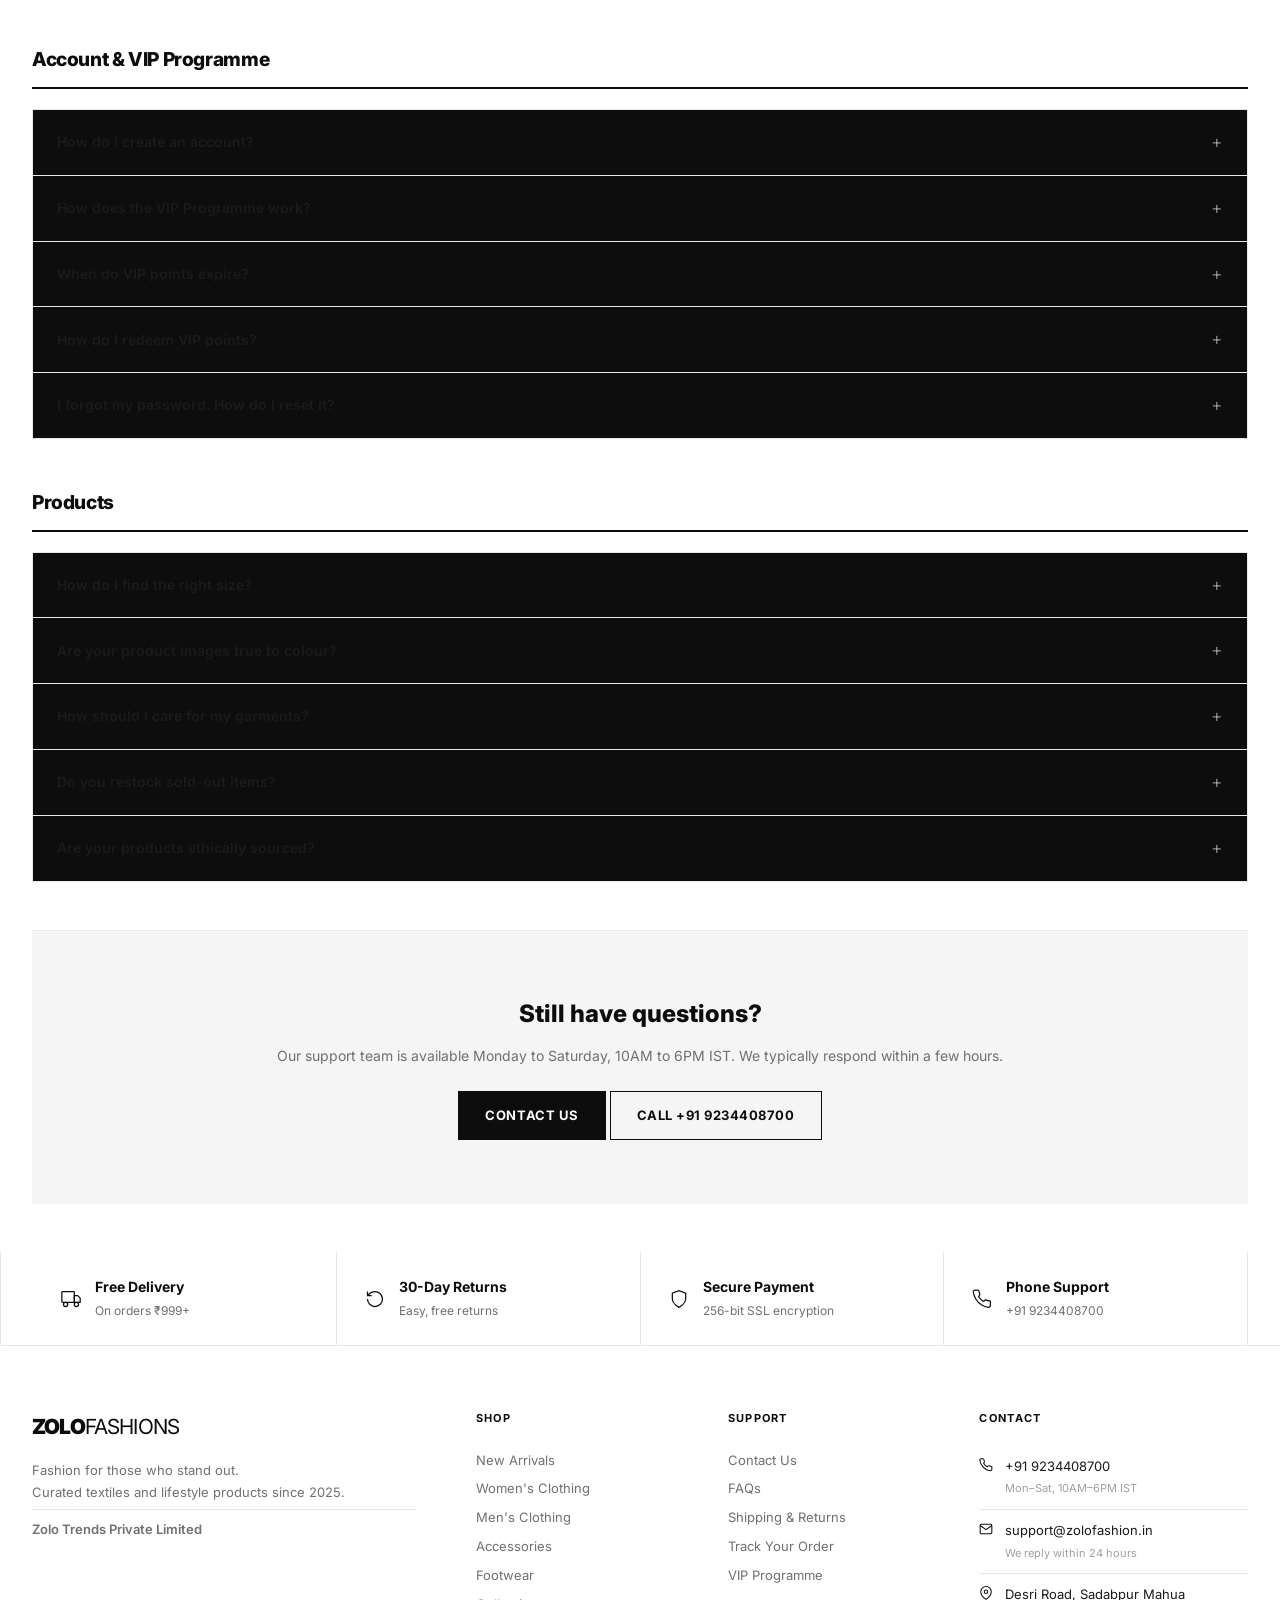
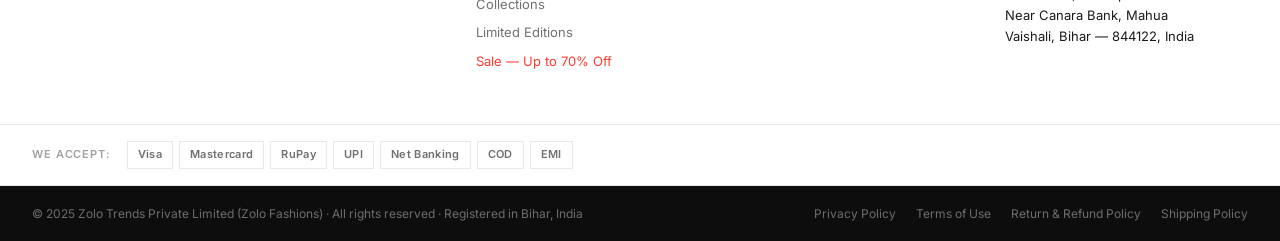
<file: faq.html>
<!DOCTYPE html>
<html lang="en">
<head>
    <link rel="icon" type="image/x-icon" href="favicon.ico">
    <link rel="icon" type="image/png" href="favicon.png">
    <link rel="icon" type="image/svg+xml" href="favicon.svg">
  <meta charset="UTF-8" />
  <meta name="viewport" content="width=device-width, initial-scale=1.0" />
  <title>FAQs — Zolo Fashions</title>
  <meta name="description" content="Frequently asked questions about orders, shipping, returns, payments and more at Zolo Fashions." />
  <link rel="preconnect" href="https://fonts.googleapis.com" />
  <link rel="preconnect" href="https://fonts.gstatic.com" crossorigin />
  <link href="https://fonts.googleapis.com/css2?family=Inter:wght@300;400;500;600;700;800;900&display=swap" rel="stylesheet" />
  <link rel="stylesheet" href="style.css" />
</head>
<body>

  <!-- HEADER -->
  <header class="header" id="header">
    <div class="header__inner container">
      <button class="header__burger" aria-label="Menu" id="burger"><span></span><span></span><span></span></button>
      <div class="header__logo"><a href="index.html">ZOLO<span>FASHIONS</span></a></div>
      <nav class="header__nav" id="nav">
        <ul>
          
          
          <li><a href="catalog.html">New In</a></li>
          <li><a href="catalog.html">Collections</a></li>
          <li><a href="#" class="nav-vip">VIP</a></li>
          <li><a href="catalog.html" class="nav-sale">Sale</a></li>
        </ul>
      </nav>
      <div class="header__actions">
        <button class="action-btn" id="searchToggle" aria-label="Search"><svg width="19" height="19" viewBox="0 0 24 24" fill="none" stroke="currentColor" stroke-width="2"><circle cx="11" cy="11" r="8"/><path d="m21 21-4.35-4.35"/></svg></button>
        <a href="login.html" class="action-btn" aria-label="Account"><svg width="19" height="19" viewBox="0 0 24 24" fill="none" stroke="currentColor" stroke-width="2"><path d="M20 21v-2a4 4 0 0 0-4-4H8a4 4 0 0 0-4 4v2"/><circle cx="12" cy="7" r="4"/></svg></a>
        <button class="action-btn action-btn--cart" aria-label="Bag"><svg width="19" height="19" viewBox="0 0 24 24" fill="none" stroke="currentColor" stroke-width="2"><path d="M6 2 3 6v14a2 2 0 0 0 2 2h14a2 2 0 0 0 2-2V6l-3-4z"/><line x1="3" y1="6" x2="21" y2="6"/><path d="M16 10a4 4 0 0 1-8 0"/></svg><span class="cart-badge">0</span></button>
      </div>
    </div>
    <div class="search-bar" id="searchBar">
      <div class="container search-bar__inner">
        <svg width="18" height="18" viewBox="0 0 24 24" fill="none" stroke="currentColor" stroke-width="2"><circle cx="11" cy="11" r="8"/><path d="m21 21-4.35-4.35"/></svg>
        <input type="search" placeholder="Search for products, brands, categories..." id="searchInput" />
        <button class="search-bar__close" id="searchClose"><svg width="18" height="18" viewBox="0 0 24 24" fill="none" stroke="currentColor" stroke-width="2"><line x1="18" y1="6" x2="6" y2="18"/><line x1="6" y1="6" x2="18" y2="18"/></svg></button>
      </div>
    </div>
  </header>

  <main>

    <!-- PAGE HERO -->
    <section class="page-hero">
      <div class="container">
        <nav class="page-hero__breadcrumb" aria-label="Breadcrumb">
          <a href="index.html">Home</a>
          <svg width="12" height="12" viewBox="0 0 24 24" fill="none" stroke="currentColor" stroke-width="2"><path d="M9 18l6-6-6-6"/></svg>
          <span>FAQs</span>
        </nav>
        <h1 class="page-hero__title">Frequently Asked Questions</h1>
        <p class="page-hero__sub">Find answers to common questions about orders, shipping, returns, payments and more. Can't find what you're looking for? <a href="contact.html">Contact us</a> and we'll be happy to help.</p>
      </div>
    </section>

    <!-- FAQ: ORDERS & SHIPPING -->
    <section class="faq-section container">
      <h2 class="faq-section__title">Orders &amp; Shipping</h2>

      <details class="faq-item vip__faq-item">
        <summary>How long does delivery take within India?</summary>
        <p>Standard delivery takes 5-7 business days across India. Metro cities (Delhi, Mumbai, Bangalore, Chennai, Hyderabad, Kolkata) typically receive orders within 3-5 business days. Express delivery is available for select pin codes and delivers within 1-2 business days for an additional fee.</p>
      </details>

      <details class="faq-item vip__faq-item">
        <summary>Do you offer free shipping?</summary>
        <p>Yes! We offer free standard delivery on all orders above ₹999. VIP Gold and Platinum members enjoy free delivery on every order regardless of the amount. Express delivery charges apply separately.</p>
      </details>

      <details class="faq-item vip__faq-item">
        <summary>How can I track my order?</summary>
        <p>Once your order is dispatched, you will receive an SMS and email with a tracking link and AWB (Air Waybill) number. You can also track your order anytime from the <a href="track-order.html">Track Your Order</a> page or through your account dashboard under "My Orders".</p>
      </details>

      <details class="faq-item vip__faq-item">
        <summary>Can I change or cancel my order after placing it?</summary>
        <p>You can modify or cancel your order within 1 hour of placing it, provided it has not been dispatched. To request a change, visit your account dashboard or contact our support team at <strong>+91 9234408700</strong>. Once an order is shipped, it cannot be cancelled but you can refuse delivery or initiate a return.</p>
      </details>

      <details class="faq-item vip__faq-item">
        <summary>Do you ship to all pin codes in India?</summary>
        <p>We deliver to over 25,000 pin codes across India through our logistics partners. During checkout, you can enter your pin code to check serviceability. Cash on Delivery (COD) may not be available for all pin codes. Remote and hilly areas may have slightly longer delivery times.</p>
      </details>
    </section>

    <!-- FAQ: RETURNS & REFUNDS -->
    <section class="faq-section container">
      <h2 class="faq-section__title">Returns &amp; Refunds</h2>

      <details class="faq-item vip__faq-item">
        <summary>What is your return policy?</summary>
        <p>We offer a hassle-free 30-day return policy on most items. Products must be unused, unworn, unwashed, and returned in their original packaging with all tags attached. VIP Gold members get a 60-day return window and Platinum members enjoy a 90-day return window.</p>
      </details>

      <details class="faq-item vip__faq-item">
        <summary>How do I initiate a return?</summary>
        <p>Log in to your account, go to "My Orders", select the order containing the item you wish to return, and click "Return Item". Choose a reason for the return and schedule a free pickup. Our courier partner will collect the item from your doorstep within 2-3 business days.</p>
      </details>

      <details class="faq-item vip__faq-item">
        <summary>How long does a refund take?</summary>
        <p>Once we receive and inspect the returned item, refunds are processed within 3-5 business days. The amount will be credited back to your original payment method. UPI and wallet refunds are typically instant, while bank and card refunds may take 5-7 business days to reflect in your statement.</p>
      </details>

      <details class="faq-item vip__faq-item">
        <summary>Can I exchange an item for a different size or colour?</summary>
        <p>Yes, exchanges are available for a different size or colour of the same product, subject to stock availability. Initiate an exchange through the "My Orders" section. The replacement will be dispatched once we receive the original item, or you can opt for a simultaneous exchange (pickup and delivery together) in select cities.</p>
      </details>

      <details class="faq-item vip__faq-item">
        <summary>Are there any items that cannot be returned?</summary>
        <p>For hygiene and safety reasons, innerwear, swimwear, socks, and jewellery cannot be returned or exchanged. Items purchased during final clearance sales marked as "non-returnable" are also exempt. Customised or altered products cannot be returned unless there is a manufacturing defect.</p>
      </details>
    </section>

    <!-- FAQ: PAYMENTS -->
    <section class="faq-section container">
      <h2 class="faq-section__title">Payments</h2>

      <details class="faq-item vip__faq-item">
        <summary>What payment methods do you accept?</summary>
        <p>We accept a wide range of payment methods including Visa, Mastercard, RuPay debit and credit cards, UPI (Google Pay, PhonePe, Paytm, BHIM), Net Banking from all major Indian banks, mobile wallets, EMI (no-cost EMI available on select banks), and Cash on Delivery (COD).</p>
      </details>

      <details class="faq-item vip__faq-item">
        <summary>Is Cash on Delivery (COD) available?</summary>
        <p>Yes, COD is available for orders up to ₹10,000 at most serviceable pin codes. A nominal COD handling fee of ₹49 may apply on orders below ₹499. COD is not available for international shipments or certain remote locations. You can check COD availability by entering your pin code at checkout.</p>
      </details>

      <details class="faq-item vip__faq-item">
        <summary>Are online payments secure on Zolo Fashions?</summary>
        <p>Absolutely. All transactions on Zolo Fashions are protected with 256-bit SSL encryption. We use Razorpay as our payment gateway, which is PCI DSS Level 1 compliant. We never store your full card details on our servers. All UPI and Net Banking payments are processed through secure bank channels.</p>
      </details>

      <details class="faq-item vip__faq-item">
        <summary>Do you offer no-cost EMI?</summary>
        <p>Yes, no-cost EMI is available on orders above ₹3,000 with select bank credit cards. EMI tenures of 3, 6, 9, and 12 months are offered. The EMI option and eligible banks will be displayed at checkout. Standard EMI with interest is also available on most credit cards.</p>
      </details>

      <details class="faq-item vip__faq-item">
        <summary>My payment failed but the amount was deducted. What should I do?</summary>
        <p>In rare cases, the amount may be debited due to a network issue even if the order was not confirmed. Do not worry — if the transaction fails, the amount is automatically refunded to your account within 5-7 business days. If you do not receive the refund, please contact us with your order ID and transaction details at <a href="mailto:support@zolofashion.in">support@zolofashion.in</a>.</p>
      </details>
    </section>

    <!-- FAQ: ACCOUNT & VIP PROGRAMME -->
    <section class="faq-section container">
      <h2 class="faq-section__title">Account &amp; VIP Programme</h2>

      <details class="faq-item vip__faq-item">
        <summary>How do I create an account?</summary>
        <p>Creating an account is quick and free. Click the account icon in the top navigation or visit our <a href="register.html">registration page</a>. You can sign up using your email address and mobile number. An OTP will be sent to verify your mobile number. Once verified, you are automatically enrolled in our Silver VIP tier.</p>
      </details>

      <details class="faq-item vip__faq-item">
        <summary>How does the VIP Programme work?</summary>
        <p>Our VIP Programme has three tiers — Silver, Gold, and Platinum. You earn points on every purchase (1 point per ₹100 at Silver, 1.5 at Gold, 2 at Platinum). As your monthly spending increases, you unlock higher tiers with better discounts (5%, 10%, 18% off respectively), extended return windows, and exclusive perks like personal styling and private event invitations.</p>
      </details>

      <details class="faq-item vip__faq-item">
        <summary>When do VIP points expire?</summary>
        <p>VIP points are valid for 12 months from the date they were earned. Your tier status is recalculated every 30 days based on your spending. If you fall below a tier threshold, you will receive an email notification 7 days before your status changes, giving you time to maintain your tier.</p>
      </details>

      <details class="faq-item vip__faq-item">
        <summary>How do I redeem VIP points?</summary>
        <p>At checkout, select the "Pay with Points" option. 100 points equals ₹50 in value. You can redeem up to 30% of your order total using points. Points cannot be combined with certain promotional offers but do stack with your standard VIP tier discount.</p>
      </details>

      <details class="faq-item vip__faq-item">
        <summary>I forgot my password. How do I reset it?</summary>
        <p>On the login page, click "Forgot Password?" and enter your registered email address. You will receive a password reset link valid for 24 hours. If you registered with your mobile number, you can also reset via OTP. For further assistance, contact our support team.</p>
      </details>
    </section>

    <!-- FAQ: PRODUCTS -->
    <section class="faq-section container">
      <h2 class="faq-section__title">Products</h2>

      <details class="faq-item vip__faq-item">
        <summary>How do I find the right size?</summary>
        <p>Each product page includes a detailed size chart with measurements in both inches and centimetres. We recommend measuring yourself and comparing with the chart before ordering. If you are between sizes, we suggest going one size up for a comfortable fit. Our customer support team can also assist you with sizing queries.</p>
      </details>

      <details class="faq-item vip__faq-item">
        <summary>Are your product images true to colour?</summary>
        <p>We make every effort to display colours as accurately as possible. However, slight variations may occur due to differences in screen settings, resolution, and lighting conditions during photography. If you receive a product that differs significantly from what was shown, you are welcome to return it under our 30-day return policy.</p>
      </details>

      <details class="faq-item vip__faq-item">
        <summary>How should I care for my garments?</summary>
        <p>Each product comes with a care label sewn into the garment with specific washing and care instructions. As a general rule, we recommend washing in cold water, avoiding bleach, and air-drying when possible to preserve fabric quality and colour. Delicate fabrics like silk and linen should ideally be dry-cleaned.</p>
      </details>

      <details class="faq-item vip__faq-item">
        <summary>Do you restock sold-out items?</summary>
        <p>Popular items are restocked regularly. On any sold-out product page, you can click the "Notify Me" button and enter your email to be alerted as soon as the item is back in stock. Limited edition and seasonal collections may not be restocked once sold out.</p>
      </details>

      <details class="faq-item vip__faq-item">
        <summary>Are your products ethically sourced?</summary>
        <p>Yes, Zolo Fashions is committed to ethical and responsible sourcing. We work directly with trusted manufacturers who follow fair labour practices. Our fabrics are sourced from certified mills and we are continuously working towards more sustainable packaging and production processes.</p>
      </details>
    </section>

    <!-- STILL NEED HELP -->
    <section class="faq-section faq-section--cta container">
      <div class="faq-cta">
        <h2 class="faq-cta__title">Still have questions?</h2>
        <p class="faq-cta__text">Our support team is available Monday to Saturday, 10AM to 6PM IST. We typically respond within a few hours.</p>
        <div class="faq-cta__actions">
          <a href="contact.html" class="btn btn--black">Contact Us</a>
          <a href="tel:+919234408700" class="btn btn--outline-black">Call +91 9234408700</a>
        </div>
      </div>
    </section>

  </main>

  <!-- FOOTER -->
  <footer class="footer">
    <div class="footer__trust">
      <div class="container footer__trust-grid">
        <div class="trust-item"><svg width="20" height="20" viewBox="0 0 24 24" fill="none" stroke="currentColor" stroke-width="1.5"><rect x="1" y="3" width="15" height="13" rx="1"/><path d="M16 8h4l3 3v5h-7V8z"/><circle cx="5.5" cy="18.5" r="2.5"/><circle cx="18.5" cy="18.5" r="2.5"/></svg><div><strong>Free Delivery</strong><span>On orders ₹999+</span></div></div>
        <div class="trust-item"><svg width="20" height="20" viewBox="0 0 24 24" fill="none" stroke="currentColor" stroke-width="1.5"><path d="M3 12a9 9 0 1 0 9-9 9.75 9.75 0 0 0-6.74 2.74L3 8"/><path d="M3 3v5h5"/></svg><div><strong>30-Day Returns</strong><span>Easy, free returns</span></div></div>
        <div class="trust-item"><svg width="20" height="20" viewBox="0 0 24 24" fill="none" stroke="currentColor" stroke-width="1.5"><path d="M12 22s8-4 8-10V5l-8-3-8 3v7c0 6 8 10 8 10z"/></svg><div><strong>Secure Payment</strong><span>256-bit SSL encryption</span></div></div>
        <div class="trust-item"><svg width="20" height="20" viewBox="0 0 24 24" fill="none" stroke="currentColor" stroke-width="1.5"><path d="M22 16.92v3a2 2 0 0 1-2.18 2 19.79 19.79 0 0 1-8.63-3.07A19.5 19.5 0 0 1 4.59 12a19.79 19.79 0 0 1-3.07-8.67A2 2 0 0 1 3.5 1.25h3a2 2 0 0 1 2 1.72c.127.96.361 1.903.7 2.81a2 2 0 0 1-.45 2.11L7.91 9a16 16 0 0 0 6 6l1.27-1.27a2 2 0 0 1 2.11-.45c.907.339 1.85.573 2.81.7A2 2 0 0 1 22 16.92z"/></svg><div><strong>Phone Support</strong><span>+91 9234408700</span></div></div>
      </div>
    </div>
    <div class="footer__main container">
      <div class="footer__brand">
        <div class="footer__logo">ZOLO<span>FASHIONS</span></div>
        <p>Fashion for those who stand out.<br />Curated textiles and lifestyle products since 2025.</p>
        <p class="footer__legal-name">Zolo Trends Private Limited</p>
      </div>
      <div class="footer__col">
        <h5>Shop</h5>
        <a href="#">New Arrivals</a><a href="#">Women's Clothing</a><a href="#">Men's Clothing</a><a href="#">Accessories</a><a href="#">Footwear</a><a href="#">Collections</a><a href="#">Limited Editions</a><a href="#" class="footer__link--sale">Sale — Up to 70% Off</a>
      </div>
      <div class="footer__col">
        <h5>Support</h5>
        <a href="contact.html">Contact Us</a>
        <a href="faq.html">FAQs</a>
        <a href="shipping.html">Shipping &amp; Returns</a>
        <a href="track-order.html">Track Your Order</a>
        <a href="#vip">VIP Programme</a>
      </div>
      <div class="footer__col footer__col--contact">
        <h5>Contact</h5>
        <div class="footer__contact-item">
          <svg width="14" height="14" viewBox="0 0 24 24" fill="none" stroke="currentColor" stroke-width="1.8"><path d="M22 16.92v3a2 2 0 0 1-2.18 2 19.79 19.79 0 0 1-8.63-3.07A19.5 19.5 0 0 1 4.59 12a19.79 19.79 0 0 1-3.07-8.67A2 2 0 0 1 3.5 1.25h3a2 2 0 0 1 2 1.72c.127.96.361 1.903.7 2.81a2 2 0 0 1-.45 2.11L7.91 9a16 16 0 0 0 6 6l1.27-1.27a2 2 0 0 1 2.11-.45c.907.339 1.85.573 2.81.7A2 2 0 0 1 22 16.92z"/></svg>
          <div><a href="tel:+919234408700">+91 9234408700</a><small>Mon–Sat, 10AM–6PM IST</small></div>
        </div>
        <div class="footer__contact-item">
          <svg width="14" height="14" viewBox="0 0 24 24" fill="none" stroke="currentColor" stroke-width="1.8"><path d="M4 4h16c1.1 0 2 .9 2 2v12c0 1.1-.9 2-2 2H4c-1.1 0-2-.9-2-2V6c0-1.1.9-2 2-2z"/><polyline points="22,6 12,13 2,6"/></svg>
          <div><a href="mailto:support@zolofashion.in">support@zolofashion.in</a><small>We reply within 24 hours</small></div>
        </div>
        <div class="footer__contact-item">
          <svg width="14" height="14" viewBox="0 0 24 24" fill="none" stroke="currentColor" stroke-width="1.8"><path d="M21 10c0 7-9 13-9 13s-9-6-9-13a9 9 0 0 1 18 0z"/><circle cx="12" cy="10" r="3"/></svg>
          <div><span>Desri Road, Sadabpur Mahua<br />Near Canara Bank, Mahua<br />Vaishali, Bihar — 844122, India</span></div>
        </div>
      </div>
    </div>
    
    </div>
    <div class="footer__pay">
      <div class="container footer__pay-inner">
        <span class="footer__pay-label">We accept:</span>
        <div class="footer__pay-icons"><span class="pay-chip">Visa</span><span class="pay-chip">Mastercard</span><span class="pay-chip">RuPay</span><span class="pay-chip">UPI</span><span class="pay-chip">Net Banking</span><span class="pay-chip">COD</span><span class="pay-chip">EMI</span></div>
      </div>
    </div>
    <div class="footer__bottom">
      <div class="container footer__bottom-inner">
        <p>© 2025 Zolo Trends Private Limited (Zolo Fashions) · All rights reserved · Registered in Bihar, India</p>
        <nav class="footer__bottom-links"><a href="privacy.html">Privacy Policy</a><a href="terms.html">Terms of Use</a><a href="shipping.html">Return &amp; Refund Policy</a><a href="shipping.html">Shipping Policy</a></nav>
      </div>
    </div>
  </footer>

  <script src="main.js"></script>
  <script src="cart.js"></script>

  <!-- CART DRAWER -->
  <div class="cart-overlay" id="cartOverlay" aria-hidden="true"></div>
  <div class="cart-drawer" id="cartDrawer" role="dialog" aria-label="Shopping bag" aria-modal="true">
    <div class="cart-drawer__head">
      <h2 class="cart-drawer__title">Your Bag <span class="cart-drawer__count" id="cartDrawerCount">(0)</span></h2>
      <button class="cart-drawer__close" id="cartClose" aria-label="Close bag">
        <svg width="18" height="18" viewBox="0 0 24 24" fill="none" stroke="currentColor" stroke-width="2">
          <line x1="18" y1="6" x2="6" y2="18"/><line x1="6" y1="6" x2="18" y2="18"/>
        </svg>
      </button>
    </div>
    <div class="cart-drawer__body" id="cartBody"></div>
    <div class="cart-drawer__foot" id="cartFoot">
      <div class="cart-drawer__subtotal">
        <span>Subtotal</span>
        <span id="cartTotal">₹0</span>
      </div>
      <p class="cart-drawer__delivery-note">Free delivery on orders ₹999+</p>
      <a href="login.html" class="cart-drawer__checkout">Proceed to Checkout</a>
    </div>
  </div>
</body>
</html>
</file>
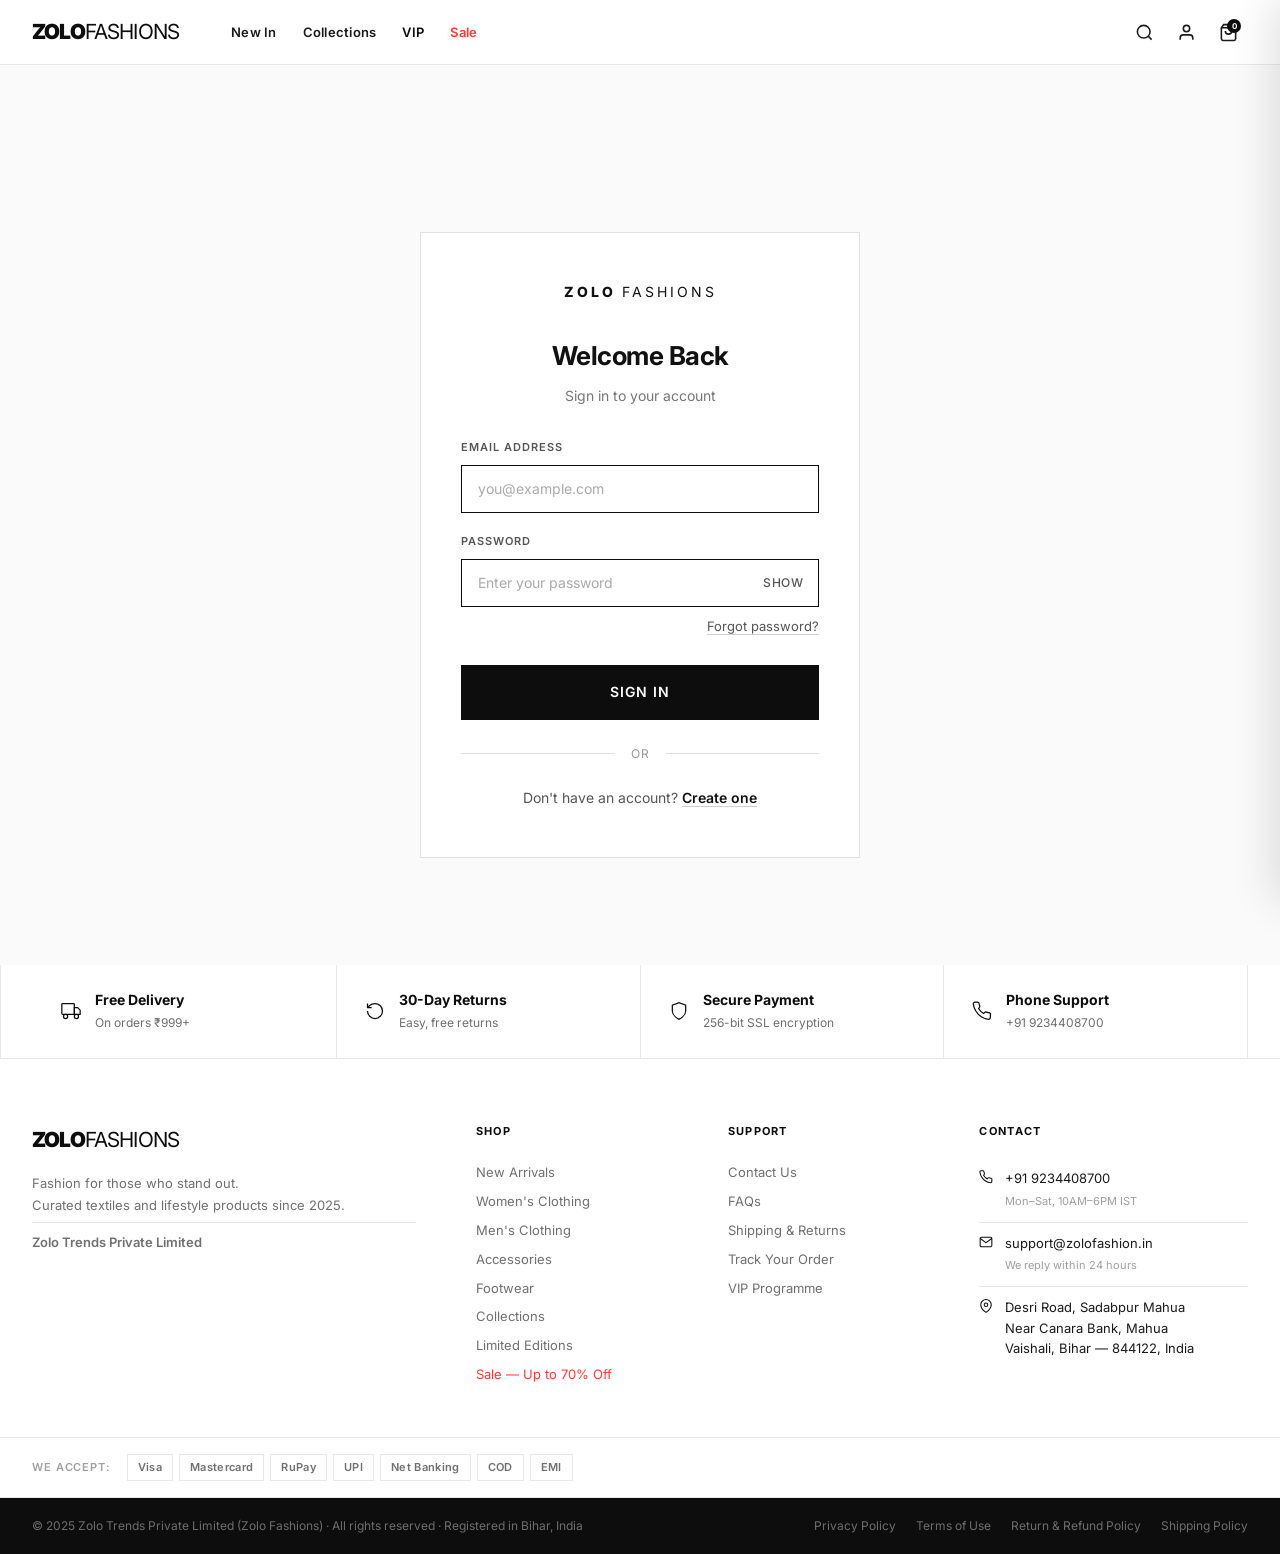
<file: login.html>
<!DOCTYPE html>
<html lang="en">
<head>
    <link rel="icon" type="image/x-icon" href="favicon.ico">
    <link rel="icon" type="image/png" href="favicon.png">
    <link rel="icon" type="image/svg+xml" href="favicon.svg">
  <meta charset="UTF-8" />
  <meta name="viewport" content="width=device-width, initial-scale=1.0" />
  <title>Sign In — Zolo Fashions</title>
  <meta name="description" content="Sign in to your Zolo Fashions account. Access orders, wishlist and VIP rewards." />
  <link rel="preconnect" href="https://fonts.googleapis.com" />
  <link rel="preconnect" href="https://fonts.gstatic.com" crossorigin />
  <link href="https://fonts.googleapis.com/css2?family=Inter:wght@300;400;500;600;700;800;900&display=swap" rel="stylesheet" />
  <link rel="stylesheet" href="style.css" />
  <style>
    /* Auth Page Layout */
    .auth-page {
      min-height: 100vh;
      display: flex;
      align-items: center;
      justify-content: center;
      padding: 140px 20px 80px;
      background: #fafafa;
    }

    .auth-card {
      background: #fff;
      border: 1px solid #e0e0e0;
      max-width: 440px;
      width: 100%;
      padding: 48px 40px;
      text-align: center;
    }

    .auth-card__logo {
      font-size: 14px;
      font-weight: 800;
      letter-spacing: 3px;
      color: #111;
      margin-bottom: 32px;
    }

    .auth-card__logo span {
      font-weight: 400;
    }

    .auth-card h1 {
      font-size: 26px;
      font-weight: 700;
      color: #111;
      margin-bottom: 8px;
      letter-spacing: -0.5px;
    }

    .auth-card__subtitle {
      font-size: 14px;
      color: #777;
      margin-bottom: 32px;
    }

    /* Form Fields */
    .auth-input-group {
      text-align: left;
      margin-bottom: 20px;
    }

    .auth-input-group label {
      display: block;
      font-size: 11px;
      font-weight: 600;
      letter-spacing: 1px;
      text-transform: uppercase;
      color: #555;
      margin-bottom: 8px;
    }

    .auth-input-group input {
      width: 100%;
      padding: 13px 16px;
      font-size: 14px;
      font-family: 'Inter', sans-serif;
      border: 1px solid #111;
      background: #fff;
      color: #111;
      outline: none;
      transition: border-color 0.2s;
      box-sizing: border-box;
    }

    .auth-input-group input:focus {
      border-color: #555;
    }

    .auth-input-group input::placeholder {
      color: #aaa;
    }

    /* Password Field Wrapper */
    .auth-password-wrap {
      position: relative;
    }

    .auth-password-wrap input {
      padding-right: 50px;
    }

    .password-toggle {
      position: absolute;
      right: 12px;
      top: 50%;
      transform: translateY(-50%);
      background: none;
      border: none;
      cursor: pointer;
      font-size: 12px;
      font-family: 'Inter', sans-serif;
      font-weight: 500;
      color: #555;
      text-transform: uppercase;
      letter-spacing: 0.5px;
      padding: 4px;
    }

    .password-toggle:hover {
      color: #111;
    }

    /* Forgot Password Link */
    .auth-forgot {
      text-align: right;
      margin-bottom: 24px;
      margin-top: -12px;
    }

    .auth-forgot a {
      font-size: 13px;
      color: #555;
      text-decoration: none;
      transition: color 0.2s;
    }

    .auth-forgot a:hover {
      color: #111;
      text-decoration: underline;
    }

    /* Submit Button */
    .auth-btn {
      width: 100%;
      padding: 15px;
      font-size: 14px;
      font-weight: 600;
      letter-spacing: 1px;
      text-transform: uppercase;
      cursor: pointer;
      font-family: 'Inter', sans-serif;
    }

    /* Divider */
    .auth-divider {
      display: flex;
      align-items: center;
      margin: 24px 0;
      gap: 16px;
    }

    .auth-divider::before,
    .auth-divider::after {
      content: '';
      flex: 1;
      height: 1px;
      background: #e0e0e0;
    }

    .auth-divider span {
      font-size: 12px;
      color: #999;
      text-transform: uppercase;
      letter-spacing: 1px;
    }

    /* Bottom Link */
    .auth-link {
      font-size: 14px;
      color: #555;
    }

    .auth-link a {
      color: #111;
      font-weight: 600;
      text-decoration: none;
      transition: color 0.2s;
    }

    .auth-link a:hover {
      text-decoration: underline;
    }

    /* Error Message */
    .auth-error {
      display: none;
      background: #fef2f2;
      border: 1px solid #fecaca;
      color: #dc2626;
      font-size: 13px;
      padding: 12px 16px;
      margin-bottom: 20px;
      text-align: left;
    }

    /* Responsive */
    @media (max-width: 480px) {
      .auth-card {
        padding: 36px 24px;
      }

      .auth-card h1 {
        font-size: 22px;
      }
    }
  </style>
</head>
<body>

  <!-- HEADER -->
  <header class="header" id="header">
    <div class="header__inner container">
      <button class="header__burger" aria-label="Menu" id="burger"><span></span><span></span><span></span></button>
      <div class="header__logo"><a href="index.html">ZOLO<span>FASHIONS</span></a></div>
      <nav class="header__nav" id="nav">
        <ul>
          
          
          <li><a href="catalog.html">New In</a></li>
          <li><a href="catalog.html">Collections</a></li>
          <li><a href="index.html#vip" class="nav-vip">VIP</a></li>
          <li><a href="catalog.html" class="nav-sale">Sale</a></li>
        </ul>
      </nav>
      <div class="header__actions">
        <button class="action-btn" id="searchToggle" aria-label="Search"><svg width="19" height="19" viewBox="0 0 24 24" fill="none" stroke="currentColor" stroke-width="2"><circle cx="11" cy="11" r="8"/><path d="m21 21-4.35-4.35"/></svg></button>
        <a href="login.html" class="action-btn" aria-label="Account"><svg width="19" height="19" viewBox="0 0 24 24" fill="none" stroke="currentColor" stroke-width="2"><path d="M20 21v-2a4 4 0 0 0-4-4H8a4 4 0 0 0-4 4v2"/><circle cx="12" cy="7" r="4"/></svg></a>
        <button class="action-btn action-btn--cart" aria-label="Bag"><svg width="19" height="19" viewBox="0 0 24 24" fill="none" stroke="currentColor" stroke-width="2"><path d="M6 2 3 6v14a2 2 0 0 0 2 2h14a2 2 0 0 0 2-2V6l-3-4z"/><line x1="3" y1="6" x2="21" y2="6"/><path d="M16 10a4 4 0 0 1-8 0"/></svg><span class="cart-badge">0</span></button>
      </div>
    </div>
    <div class="search-bar" id="searchBar">
      <div class="container search-bar__inner">
        <svg width="18" height="18" viewBox="0 0 24 24" fill="none" stroke="currentColor" stroke-width="2"><circle cx="11" cy="11" r="8"/><path d="m21 21-4.35-4.35"/></svg>
        <input type="search" placeholder="Search for products, brands, categories..." id="searchInput" />
        <button class="search-bar__close" id="searchClose"><svg width="18" height="18" viewBox="0 0 24 24" fill="none" stroke="currentColor" stroke-width="2"><line x1="18" y1="6" x2="6" y2="18"/><line x1="6" y1="6" x2="18" y2="18"/></svg></button>
      </div>
    </div>
  </header>

  <main>
    <section class="auth-page">
      <div class="auth-card">
        <div class="auth-card__logo">ZOLO <span>FASHIONS</span></div>
        <h1>Welcome Back</h1>
        <p class="auth-card__subtitle">Sign in to your account</p>

        <div class="auth-error" id="authError">Invalid email or password. Please try again.</div>

        <form id="loginForm" novalidate>
          <div class="auth-input-group">
            <label for="email">Email Address</label>
            <input type="email" id="email" name="email" placeholder="you@example.com" required />
          </div>

          <div class="auth-input-group">
            <label for="password">Password</label>
            <div class="auth-password-wrap">
              <input type="password" id="password" name="password" placeholder="Enter your password" required />
              <button type="button" class="password-toggle" id="passwordToggle">Show</button>
            </div>
          </div>

          <div class="auth-forgot">
            <a href="#">Forgot password?</a>
          </div>

          <button type="submit" class="btn btn--black auth-btn">Sign In</button>

          <div class="auth-divider"><span>or</span></div>

          <p class="auth-link">Don't have an account? <a href="register.html">Create one</a></p>
        </form>
      </div>
    </section>
  </main>

  <!-- FOOTER -->
  <footer class="footer">
    <div class="footer__trust">
      <div class="container footer__trust-grid">
        <div class="trust-item"><svg width="20" height="20" viewBox="0 0 24 24" fill="none" stroke="currentColor" stroke-width="1.5"><rect x="1" y="3" width="15" height="13" rx="1"/><path d="M16 8h4l3 3v5h-7V8z"/><circle cx="5.5" cy="18.5" r="2.5"/><circle cx="18.5" cy="18.5" r="2.5"/></svg><div><strong>Free Delivery</strong><span>On orders ₹999+</span></div></div>
        <div class="trust-item"><svg width="20" height="20" viewBox="0 0 24 24" fill="none" stroke="currentColor" stroke-width="1.5"><path d="M3 12a9 9 0 1 0 9-9 9.75 9.75 0 0 0-6.74 2.74L3 8"/><path d="M3 3v5h5"/></svg><div><strong>30-Day Returns</strong><span>Easy, free returns</span></div></div>
        <div class="trust-item"><svg width="20" height="20" viewBox="0 0 24 24" fill="none" stroke="currentColor" stroke-width="1.5"><path d="M12 22s8-4 8-10V5l-8-3-8 3v7c0 6 8 10 8 10z"/></svg><div><strong>Secure Payment</strong><span>256-bit SSL encryption</span></div></div>
        <div class="trust-item"><svg width="20" height="20" viewBox="0 0 24 24" fill="none" stroke="currentColor" stroke-width="1.5"><path d="M22 16.92v3a2 2 0 0 1-2.18 2 19.79 19.79 0 0 1-8.63-3.07A19.5 19.5 0 0 1 4.59 12a19.79 19.79 0 0 1-3.07-8.67A2 2 0 0 1 3.5 1.25h3a2 2 0 0 1 2 1.72c.127.96.361 1.903.7 2.81a2 2 0 0 1-.45 2.11L7.91 9a16 16 0 0 0 6 6l1.27-1.27a2 2 0 0 1 2.11-.45c.907.339 1.85.573 2.81.7A2 2 0 0 1 22 16.92z"/></svg><div><strong>Phone Support</strong><span>+91 9234408700</span></div></div>
      </div>
    </div>
    <div class="footer__main container">
      <div class="footer__brand">
        <div class="footer__logo">ZOLO<span>FASHIONS</span></div>
        <p>Fashion for those who stand out.<br />Curated textiles and lifestyle products since 2025.</p>
        <p class="footer__legal-name">Zolo Trends Private Limited</p>
      </div>
      <div class="footer__col">
        <h5>Shop</h5>
        <a href="#">New Arrivals</a><a href="#">Women's Clothing</a><a href="#">Men's Clothing</a><a href="#">Accessories</a><a href="#">Footwear</a><a href="#">Collections</a><a href="#">Limited Editions</a><a href="#" class="footer__link--sale">Sale — Up to 70% Off</a>
      </div>
      <div class="footer__col">
        <h5>Support</h5>
        <a href="contact.html">Contact Us</a>
        <a href="faq.html">FAQs</a>
        <a href="shipping.html">Shipping &amp; Returns</a>
        <a href="track-order.html">Track Your Order</a>
        <a href="#vip">VIP Programme</a>
      </div>
      <div class="footer__col footer__col--contact">
        <h5>Contact</h5>
        <div class="footer__contact-item">
          <svg width="14" height="14" viewBox="0 0 24 24" fill="none" stroke="currentColor" stroke-width="1.8"><path d="M22 16.92v3a2 2 0 0 1-2.18 2 19.79 19.79 0 0 1-8.63-3.07A19.5 19.5 0 0 1 4.59 12a19.79 19.79 0 0 1-3.07-8.67A2 2 0 0 1 3.5 1.25h3a2 2 0 0 1 2 1.72c.127.96.361 1.903.7 2.81a2 2 0 0 1-.45 2.11L7.91 9a16 16 0 0 0 6 6l1.27-1.27a2 2 0 0 1 2.11-.45c.907.339 1.85.573 2.81.7A2 2 0 0 1 22 16.92z"/></svg>
          <div><a href="tel:+919234408700">+91 9234408700</a><small>Mon–Sat, 10AM–6PM IST</small></div>
        </div>
        <div class="footer__contact-item">
          <svg width="14" height="14" viewBox="0 0 24 24" fill="none" stroke="currentColor" stroke-width="1.8"><path d="M4 4h16c1.1 0 2 .9 2 2v12c0 1.1-.9 2-2 2H4c-1.1 0-2-.9-2-2V6c0-1.1.9-2 2-2z"/><polyline points="22,6 12,13 2,6"/></svg>
          <div><a href="mailto:support@zolofashion.in">support@zolofashion.in</a><small>We reply within 24 hours</small></div>
        </div>
        <div class="footer__contact-item">
          <svg width="14" height="14" viewBox="0 0 24 24" fill="none" stroke="currentColor" stroke-width="1.8"><path d="M21 10c0 7-9 13-9 13s-9-6-9-13a9 9 0 0 1 18 0z"/><circle cx="12" cy="10" r="3"/></svg>
          <div><span>Desri Road, Sadabpur Mahua<br />Near Canara Bank, Mahua<br />Vaishali, Bihar — 844122, India</span></div>
        </div>
      </div>
    </div>
    
    </div>
    <div class="footer__pay">
      <div class="container footer__pay-inner">
        <span class="footer__pay-label">We accept:</span>
        <div class="footer__pay-icons"><span class="pay-chip">Visa</span><span class="pay-chip">Mastercard</span><span class="pay-chip">RuPay</span><span class="pay-chip">UPI</span><span class="pay-chip">Net Banking</span><span class="pay-chip">COD</span><span class="pay-chip">EMI</span></div>
      </div>
    </div>
    <div class="footer__bottom">
      <div class="container footer__bottom-inner">
        <p>© 2025 Zolo Trends Private Limited (Zolo Fashions) · All rights reserved · Registered in Bihar, India</p>
        <nav class="footer__bottom-links"><a href="privacy.html">Privacy Policy</a><a href="terms.html">Terms of Use</a><a href="shipping.html">Return &amp; Refund Policy</a><a href="shipping.html">Shipping Policy</a></nav>
      </div>
    </div>
  </footer>

  <script src="main.js"></script>
  <script src="cart.js"></script>

  <!-- CART DRAWER -->
  <div class="cart-overlay" id="cartOverlay" aria-hidden="true"></div>
  <div class="cart-drawer" id="cartDrawer" role="dialog" aria-label="Shopping bag" aria-modal="true">
    <div class="cart-drawer__head">
      <h2 class="cart-drawer__title">Your Bag <span class="cart-drawer__count" id="cartDrawerCount">(0)</span></h2>
      <button class="cart-drawer__close" id="cartClose" aria-label="Close bag">
        <svg width="18" height="18" viewBox="0 0 24 24" fill="none" stroke="currentColor" stroke-width="2">
          <line x1="18" y1="6" x2="6" y2="18"/><line x1="6" y1="6" x2="18" y2="18"/>
        </svg>
      </button>
    </div>
    <div class="cart-drawer__body" id="cartBody"></div>
    <div class="cart-drawer__foot" id="cartFoot">
      <div class="cart-drawer__subtotal">
        <span>Subtotal</span>
        <span id="cartTotal">₹0</span>
      </div>
      <p class="cart-drawer__delivery-note">Free delivery on orders ₹999+</p>
      <a href="login.html" class="cart-drawer__checkout">Proceed to Checkout</a>
    </div>
  </div>
</body>
</html>
</file>
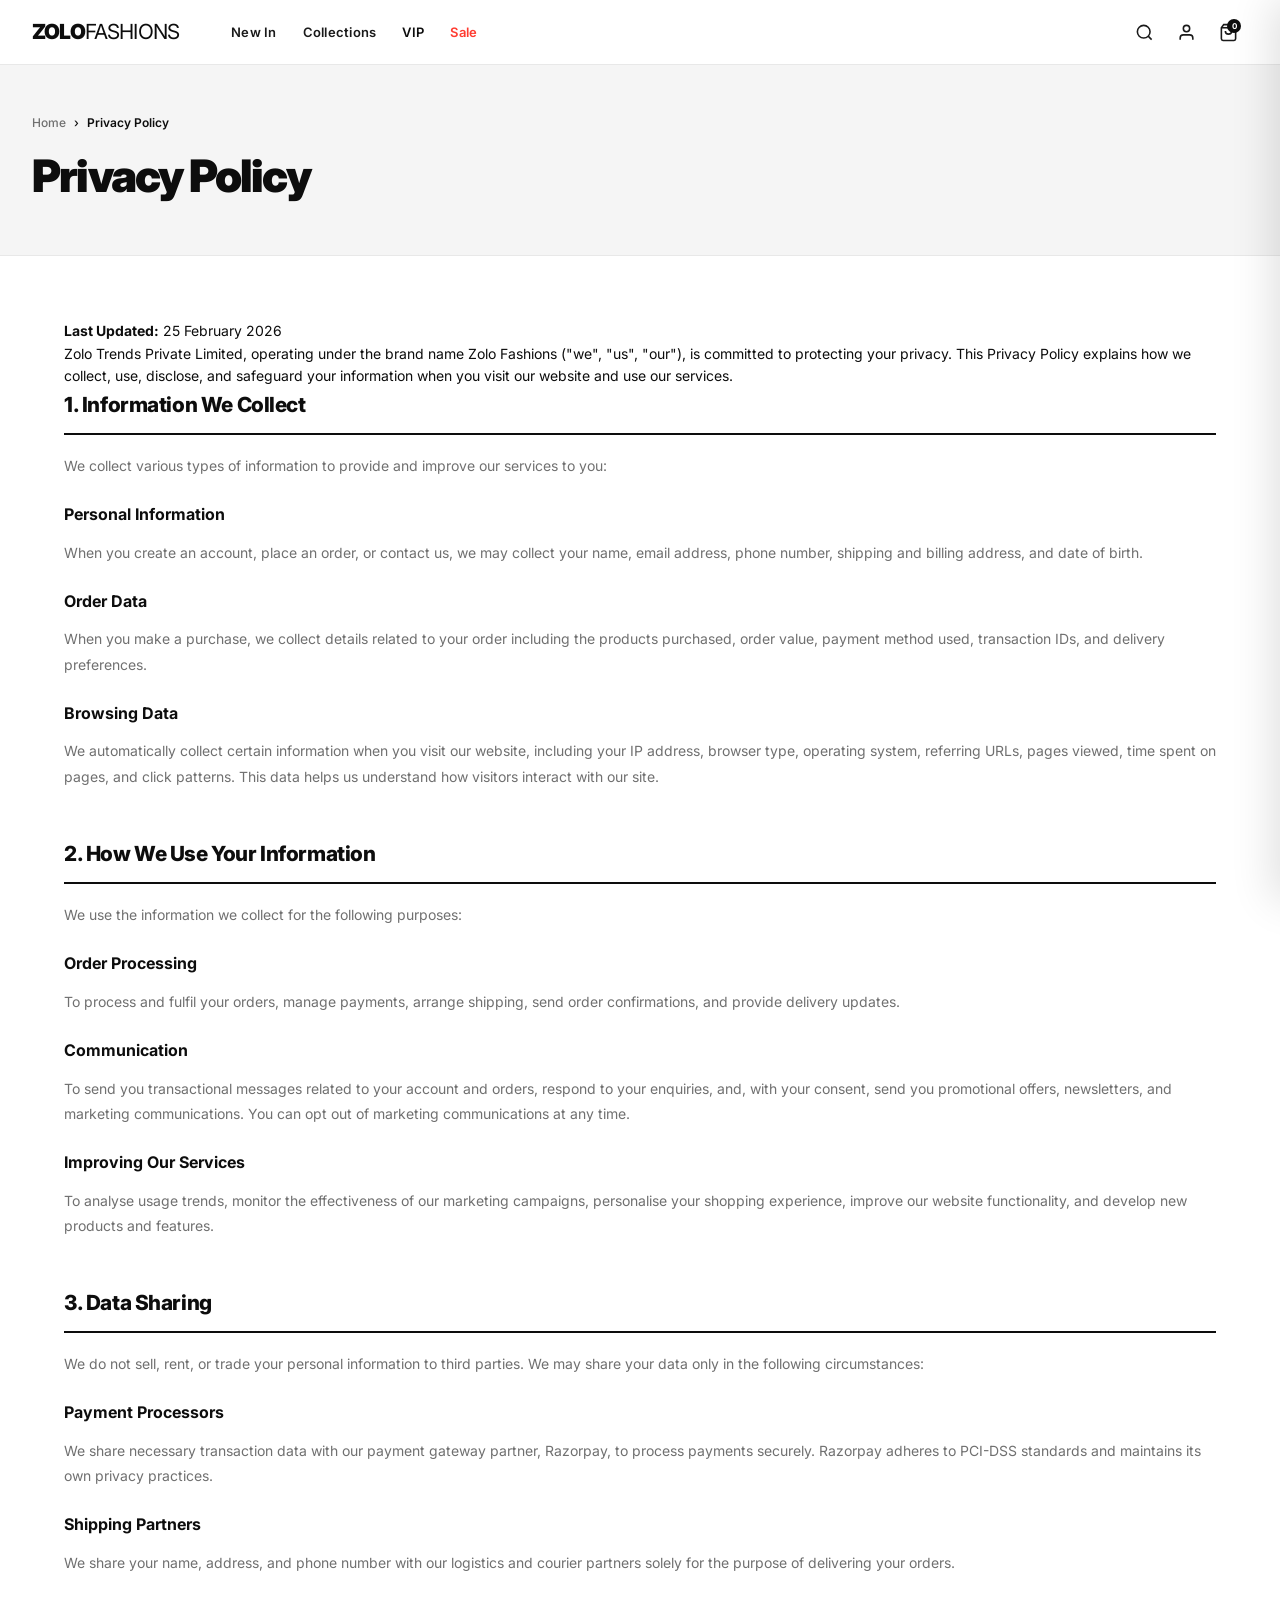
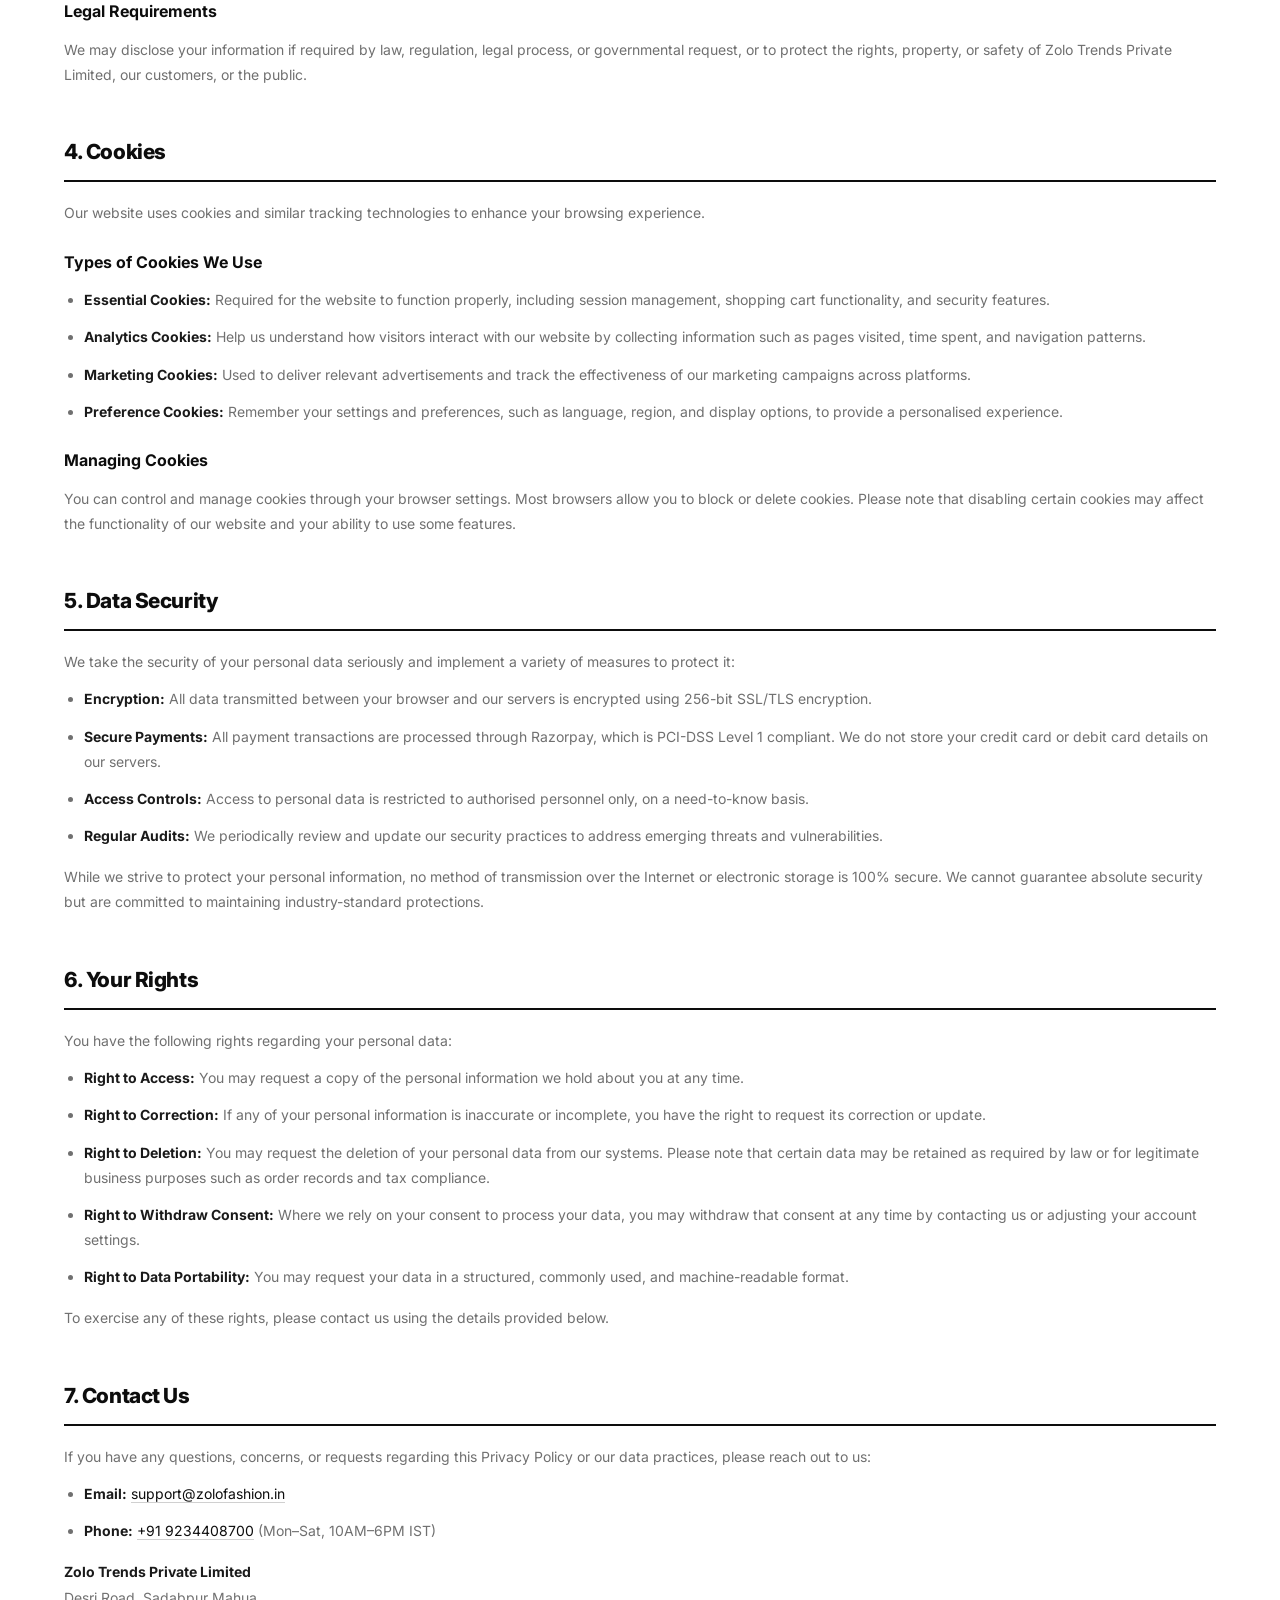
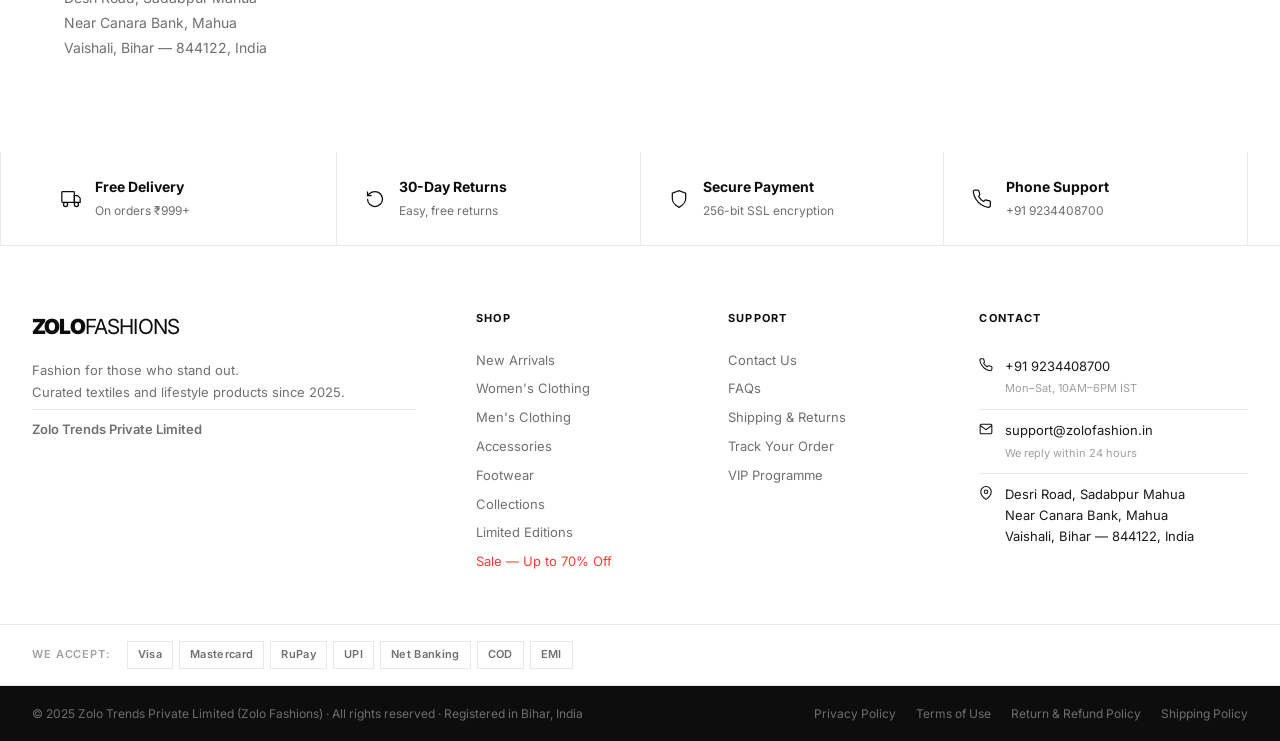
<file: privacy.html>
<!DOCTYPE html>
<html lang="en">
<head>
    <link rel="icon" type="image/x-icon" href="favicon.ico">
    <link rel="icon" type="image/png" href="favicon.png">
    <link rel="icon" type="image/svg+xml" href="favicon.svg">
  <meta charset="UTF-8" />
  <meta name="viewport" content="width=device-width, initial-scale=1.0" />
  <title>Privacy Policy — Zolo Fashions</title>
  <meta name="description" content="Privacy Policy for Zolo Fashions — how we collect, use, and protect your personal data. Zolo Trends Private Limited." />
  <link rel="preconnect" href="https://fonts.googleapis.com" />
  <link rel="preconnect" href="https://fonts.gstatic.com" crossorigin />
  <link href="https://fonts.googleapis.com/css2?family=Inter:wght@300;400;500;600;700;800;900&display=swap" rel="stylesheet" />
  <link rel="stylesheet" href="style.css" />
</head>
<body>

  <!-- HEADER -->
  <header class="header" id="header">
    <div class="header__inner container">
      <button class="header__burger" aria-label="Menu" id="burger"><span></span><span></span><span></span></button>
      <div class="header__logo"><a href="index.html">ZOLO<span>FASHIONS</span></a></div>
      <nav class="header__nav" id="nav">
        <ul>
          
          
          <li><a href="catalog.html">New In</a></li>
          <li><a href="catalog.html">Collections</a></li>
          <li><a href="#" class="nav-vip">VIP</a></li>
          <li><a href="catalog.html" class="nav-sale">Sale</a></li>
        </ul>
      </nav>
      <div class="header__actions">
        <button class="action-btn" id="searchToggle" aria-label="Search"><svg width="19" height="19" viewBox="0 0 24 24" fill="none" stroke="currentColor" stroke-width="2"><circle cx="11" cy="11" r="8"/><path d="m21 21-4.35-4.35"/></svg></button>
        <a href="login.html" class="action-btn" aria-label="Account"><svg width="19" height="19" viewBox="0 0 24 24" fill="none" stroke="currentColor" stroke-width="2"><path d="M20 21v-2a4 4 0 0 0-4-4H8a4 4 0 0 0-4 4v2"/><circle cx="12" cy="7" r="4"/></svg></a>
        <button class="action-btn action-btn--cart" aria-label="Bag"><svg width="19" height="19" viewBox="0 0 24 24" fill="none" stroke="currentColor" stroke-width="2"><path d="M6 2 3 6v14a2 2 0 0 0 2 2h14a2 2 0 0 0 2-2V6l-3-4z"/><line x1="3" y1="6" x2="21" y2="6"/><path d="M16 10a4 4 0 0 1-8 0"/></svg><span class="cart-badge">0</span></button>
      </div>
    </div>
    <div class="search-bar" id="searchBar">
      <div class="container search-bar__inner">
        <svg width="18" height="18" viewBox="0 0 24 24" fill="none" stroke="currentColor" stroke-width="2"><circle cx="11" cy="11" r="8"/><path d="m21 21-4.35-4.35"/></svg>
        <input type="search" placeholder="Search for products, brands, categories..." id="searchInput" />
        <button class="search-bar__close" id="searchClose"><svg width="18" height="18" viewBox="0 0 24 24" fill="none" stroke="currentColor" stroke-width="2"><line x1="18" y1="6" x2="6" y2="18"/><line x1="6" y1="6" x2="18" y2="18"/></svg></button>
      </div>
    </div>
  </header>

  <main>

    <!-- PAGE HERO -->
    <section class="page-hero">
      <div class="container">
        <nav class="breadcrumb">
          <a href="index.html">Home</a>
          <span>&rsaquo;</span>
          <span>Privacy Policy</span>
        </nav>
        <h1 class="page-hero__title">Privacy Policy</h1>
      </div>
    </section>

    <!-- POLICY CONTENT -->
    <div class="page-content">
      <div class="container">

        <p class="policy-updated"><strong>Last Updated:</strong> 25 February 2026</p>
        <p>Zolo Trends Private Limited, operating under the brand name Zolo Fashions ("we", "us", "our"), is committed to protecting your privacy. This Privacy Policy explains how we collect, use, disclose, and safeguard your information when you visit our website and use our services.</p>

        <!-- 1. Information We Collect -->
        <div class="policy-section">
          <h2>1. Information We Collect</h2>
          <p>We collect various types of information to provide and improve our services to you:</p>
          <h3>Personal Information</h3>
          <p>When you create an account, place an order, or contact us, we may collect your name, email address, phone number, shipping and billing address, and date of birth.</p>
          <h3>Order Data</h3>
          <p>When you make a purchase, we collect details related to your order including the products purchased, order value, payment method used, transaction IDs, and delivery preferences.</p>
          <h3>Browsing Data</h3>
          <p>We automatically collect certain information when you visit our website, including your IP address, browser type, operating system, referring URLs, pages viewed, time spent on pages, and click patterns. This data helps us understand how visitors interact with our site.</p>
        </div>

        <!-- 2. How We Use Your Information -->
        <div class="policy-section">
          <h2>2. How We Use Your Information</h2>
          <p>We use the information we collect for the following purposes:</p>
          <h3>Order Processing</h3>
          <p>To process and fulfil your orders, manage payments, arrange shipping, send order confirmations, and provide delivery updates.</p>
          <h3>Communication</h3>
          <p>To send you transactional messages related to your account and orders, respond to your enquiries, and, with your consent, send you promotional offers, newsletters, and marketing communications. You can opt out of marketing communications at any time.</p>
          <h3>Improving Our Services</h3>
          <p>To analyse usage trends, monitor the effectiveness of our marketing campaigns, personalise your shopping experience, improve our website functionality, and develop new products and features.</p>
        </div>

        <!-- 3. Data Sharing -->
        <div class="policy-section">
          <h2>3. Data Sharing</h2>
          <p>We do not sell, rent, or trade your personal information to third parties. We may share your data only in the following circumstances:</p>
          <h3>Payment Processors</h3>
          <p>We share necessary transaction data with our payment gateway partner, Razorpay, to process payments securely. Razorpay adheres to PCI-DSS standards and maintains its own privacy practices.</p>
          <h3>Shipping Partners</h3>
          <p>We share your name, address, and phone number with our logistics and courier partners solely for the purpose of delivering your orders.</p>
          <h3>Legal Requirements</h3>
          <p>We may disclose your information if required by law, regulation, legal process, or governmental request, or to protect the rights, property, or safety of Zolo Trends Private Limited, our customers, or the public.</p>
        </div>

        <!-- 4. Cookies -->
        <div class="policy-section">
          <h2>4. Cookies</h2>
          <p>Our website uses cookies and similar tracking technologies to enhance your browsing experience.</p>
          <h3>Types of Cookies We Use</h3>
          <ul>
            <li><strong>Essential Cookies:</strong> Required for the website to function properly, including session management, shopping cart functionality, and security features.</li>
            <li><strong>Analytics Cookies:</strong> Help us understand how visitors interact with our website by collecting information such as pages visited, time spent, and navigation patterns.</li>
            <li><strong>Marketing Cookies:</strong> Used to deliver relevant advertisements and track the effectiveness of our marketing campaigns across platforms.</li>
            <li><strong>Preference Cookies:</strong> Remember your settings and preferences, such as language, region, and display options, to provide a personalised experience.</li>
          </ul>
          <h3>Managing Cookies</h3>
          <p>You can control and manage cookies through your browser settings. Most browsers allow you to block or delete cookies. Please note that disabling certain cookies may affect the functionality of our website and your ability to use some features.</p>
        </div>

        <!-- 5. Data Security -->
        <div class="policy-section">
          <h2>5. Data Security</h2>
          <p>We take the security of your personal data seriously and implement a variety of measures to protect it:</p>
          <ul>
            <li><strong>Encryption:</strong> All data transmitted between your browser and our servers is encrypted using 256-bit SSL/TLS encryption.</li>
            <li><strong>Secure Payments:</strong> All payment transactions are processed through Razorpay, which is PCI-DSS Level 1 compliant. We do not store your credit card or debit card details on our servers.</li>
            <li><strong>Access Controls:</strong> Access to personal data is restricted to authorised personnel only, on a need-to-know basis.</li>
            <li><strong>Regular Audits:</strong> We periodically review and update our security practices to address emerging threats and vulnerabilities.</li>
          </ul>
          <p>While we strive to protect your personal information, no method of transmission over the Internet or electronic storage is 100% secure. We cannot guarantee absolute security but are committed to maintaining industry-standard protections.</p>
        </div>

        <!-- 6. Your Rights -->
        <div class="policy-section">
          <h2>6. Your Rights</h2>
          <p>You have the following rights regarding your personal data:</p>
          <ul>
            <li><strong>Right to Access:</strong> You may request a copy of the personal information we hold about you at any time.</li>
            <li><strong>Right to Correction:</strong> If any of your personal information is inaccurate or incomplete, you have the right to request its correction or update.</li>
            <li><strong>Right to Deletion:</strong> You may request the deletion of your personal data from our systems. Please note that certain data may be retained as required by law or for legitimate business purposes such as order records and tax compliance.</li>
            <li><strong>Right to Withdraw Consent:</strong> Where we rely on your consent to process your data, you may withdraw that consent at any time by contacting us or adjusting your account settings.</li>
            <li><strong>Right to Data Portability:</strong> You may request your data in a structured, commonly used, and machine-readable format.</li>
          </ul>
          <p>To exercise any of these rights, please contact us using the details provided below.</p>
        </div>

        <!-- 7. Contact Us -->
        <div class="policy-section">
          <h2>7. Contact Us</h2>
          <p>If you have any questions, concerns, or requests regarding this Privacy Policy or our data practices, please reach out to us:</p>
          <ul>
            <li><strong>Email:</strong> <a href="mailto:support@zolofashion.in">support@zolofashion.in</a></li>
            <li><strong>Phone:</strong> <a href="tel:+919234408700">+91 9234408700</a> (Mon&ndash;Sat, 10AM&ndash;6PM IST)</li>
          </ul>
          <p><strong>Zolo Trends Private Limited</strong><br />
          Desri Road, Sadabpur Mahua<br />
          Near Canara Bank, Mahua<br />
          Vaishali, Bihar &mdash; 844122, India</p>
        </div>

      </div>
    </div>

  </main>

  <!-- FOOTER -->
  <footer class="footer">
    <div class="footer__trust">
      <div class="container footer__trust-grid">
        <div class="trust-item"><svg width="20" height="20" viewBox="0 0 24 24" fill="none" stroke="currentColor" stroke-width="1.5"><rect x="1" y="3" width="15" height="13" rx="1"/><path d="M16 8h4l3 3v5h-7V8z"/><circle cx="5.5" cy="18.5" r="2.5"/><circle cx="18.5" cy="18.5" r="2.5"/></svg><div><strong>Free Delivery</strong><span>On orders ₹999+</span></div></div>
        <div class="trust-item"><svg width="20" height="20" viewBox="0 0 24 24" fill="none" stroke="currentColor" stroke-width="1.5"><path d="M3 12a9 9 0 1 0 9-9 9.75 9.75 0 0 0-6.74 2.74L3 8"/><path d="M3 3v5h5"/></svg><div><strong>30-Day Returns</strong><span>Easy, free returns</span></div></div>
        <div class="trust-item"><svg width="20" height="20" viewBox="0 0 24 24" fill="none" stroke="currentColor" stroke-width="1.5"><path d="M12 22s8-4 8-10V5l-8-3-8 3v7c0 6 8 10 8 10z"/></svg><div><strong>Secure Payment</strong><span>256-bit SSL encryption</span></div></div>
        <div class="trust-item"><svg width="20" height="20" viewBox="0 0 24 24" fill="none" stroke="currentColor" stroke-width="1.5"><path d="M22 16.92v3a2 2 0 0 1-2.18 2 19.79 19.79 0 0 1-8.63-3.07A19.5 19.5 0 0 1 4.59 12a19.79 19.79 0 0 1-3.07-8.67A2 2 0 0 1 3.5 1.25h3a2 2 0 0 1 2 1.72c.127.96.361 1.903.7 2.81a2 2 0 0 1-.45 2.11L7.91 9a16 16 0 0 0 6 6l1.27-1.27a2 2 0 0 1 2.11-.45c.907.339 1.85.573 2.81.7A2 2 0 0 1 22 16.92z"/></svg><div><strong>Phone Support</strong><span>+91 9234408700</span></div></div>
      </div>
    </div>
    <div class="footer__main container">
      <div class="footer__brand">
        <div class="footer__logo">ZOLO<span>FASHIONS</span></div>
        <p>Fashion for those who stand out.<br />Curated textiles and lifestyle products since 2025.</p>
        <p class="footer__legal-name">Zolo Trends Private Limited</p>
      </div>
      <div class="footer__col">
        <h5>Shop</h5>
        <a href="#">New Arrivals</a><a href="#">Women's Clothing</a><a href="#">Men's Clothing</a><a href="#">Accessories</a><a href="#">Footwear</a><a href="#">Collections</a><a href="#">Limited Editions</a><a href="#" class="footer__link--sale">Sale — Up to 70% Off</a>
      </div>
      <div class="footer__col">
        <h5>Support</h5>
        <a href="contact.html">Contact Us</a>
        <a href="faq.html">FAQs</a>
        <a href="shipping.html">Shipping &amp; Returns</a>
        <a href="track-order.html">Track Your Order</a>
        <a href="#vip">VIP Programme</a>
      </div>
      <div class="footer__col footer__col--contact">
        <h5>Contact</h5>
        <div class="footer__contact-item">
          <svg width="14" height="14" viewBox="0 0 24 24" fill="none" stroke="currentColor" stroke-width="1.8"><path d="M22 16.92v3a2 2 0 0 1-2.18 2 19.79 19.79 0 0 1-8.63-3.07A19.5 19.5 0 0 1 4.59 12a19.79 19.79 0 0 1-3.07-8.67A2 2 0 0 1 3.5 1.25h3a2 2 0 0 1 2 1.72c.127.96.361 1.903.7 2.81a2 2 0 0 1-.45 2.11L7.91 9a16 16 0 0 0 6 6l1.27-1.27a2 2 0 0 1 2.11-.45c.907.339 1.85.573 2.81.7A2 2 0 0 1 22 16.92z"/></svg>
          <div><a href="tel:+919234408700">+91 9234408700</a><small>Mon–Sat, 10AM–6PM IST</small></div>
        </div>
        <div class="footer__contact-item">
          <svg width="14" height="14" viewBox="0 0 24 24" fill="none" stroke="currentColor" stroke-width="1.8"><path d="M4 4h16c1.1 0 2 .9 2 2v12c0 1.1-.9 2-2 2H4c-1.1 0-2-.9-2-2V6c0-1.1.9-2 2-2z"/><polyline points="22,6 12,13 2,6"/></svg>
          <div><a href="mailto:support@zolofashion.in">support@zolofashion.in</a><small>We reply within 24 hours</small></div>
        </div>
        <div class="footer__contact-item">
          <svg width="14" height="14" viewBox="0 0 24 24" fill="none" stroke="currentColor" stroke-width="1.8"><path d="M21 10c0 7-9 13-9 13s-9-6-9-13a9 9 0 0 1 18 0z"/><circle cx="12" cy="10" r="3"/></svg>
          <div><span>Desri Road, Sadabpur Mahua<br />Near Canara Bank, Mahua<br />Vaishali, Bihar — 844122, India</span></div>
        </div>
      </div>
    </div>
    
    </div>
    <div class="footer__pay">
      <div class="container footer__pay-inner">
        <span class="footer__pay-label">We accept:</span>
        <div class="footer__pay-icons"><span class="pay-chip">Visa</span><span class="pay-chip">Mastercard</span><span class="pay-chip">RuPay</span><span class="pay-chip">UPI</span><span class="pay-chip">Net Banking</span><span class="pay-chip">COD</span><span class="pay-chip">EMI</span></div>
      </div>
    </div>
    <div class="footer__bottom">
      <div class="container footer__bottom-inner">
        <p>© 2025 Zolo Trends Private Limited (Zolo Fashions) · All rights reserved · Registered in Bihar, India</p>
        <nav class="footer__bottom-links"><a href="privacy.html">Privacy Policy</a><a href="terms.html">Terms of Use</a><a href="shipping.html">Return &amp; Refund Policy</a><a href="shipping.html">Shipping Policy</a></nav>
      </div>
    </div>
  </footer>

  <script src="main.js"></script>
  <script src="cart.js"></script>

  <!-- CART DRAWER -->
  <div class="cart-overlay" id="cartOverlay" aria-hidden="true"></div>
  <div class="cart-drawer" id="cartDrawer" role="dialog" aria-label="Shopping bag" aria-modal="true">
    <div class="cart-drawer__head">
      <h2 class="cart-drawer__title">Your Bag <span class="cart-drawer__count" id="cartDrawerCount">(0)</span></h2>
      <button class="cart-drawer__close" id="cartClose" aria-label="Close bag">
        <svg width="18" height="18" viewBox="0 0 24 24" fill="none" stroke="currentColor" stroke-width="2">
          <line x1="18" y1="6" x2="6" y2="18"/><line x1="6" y1="6" x2="18" y2="18"/>
        </svg>
      </button>
    </div>
    <div class="cart-drawer__body" id="cartBody"></div>
    <div class="cart-drawer__foot" id="cartFoot">
      <div class="cart-drawer__subtotal">
        <span>Subtotal</span>
        <span id="cartTotal">₹0</span>
      </div>
      <p class="cart-drawer__delivery-note">Free delivery on orders ₹999+</p>
      <a href="login.html" class="cart-drawer__checkout">Proceed to Checkout</a>
    </div>
  </div>
</body>
</html>
</file>
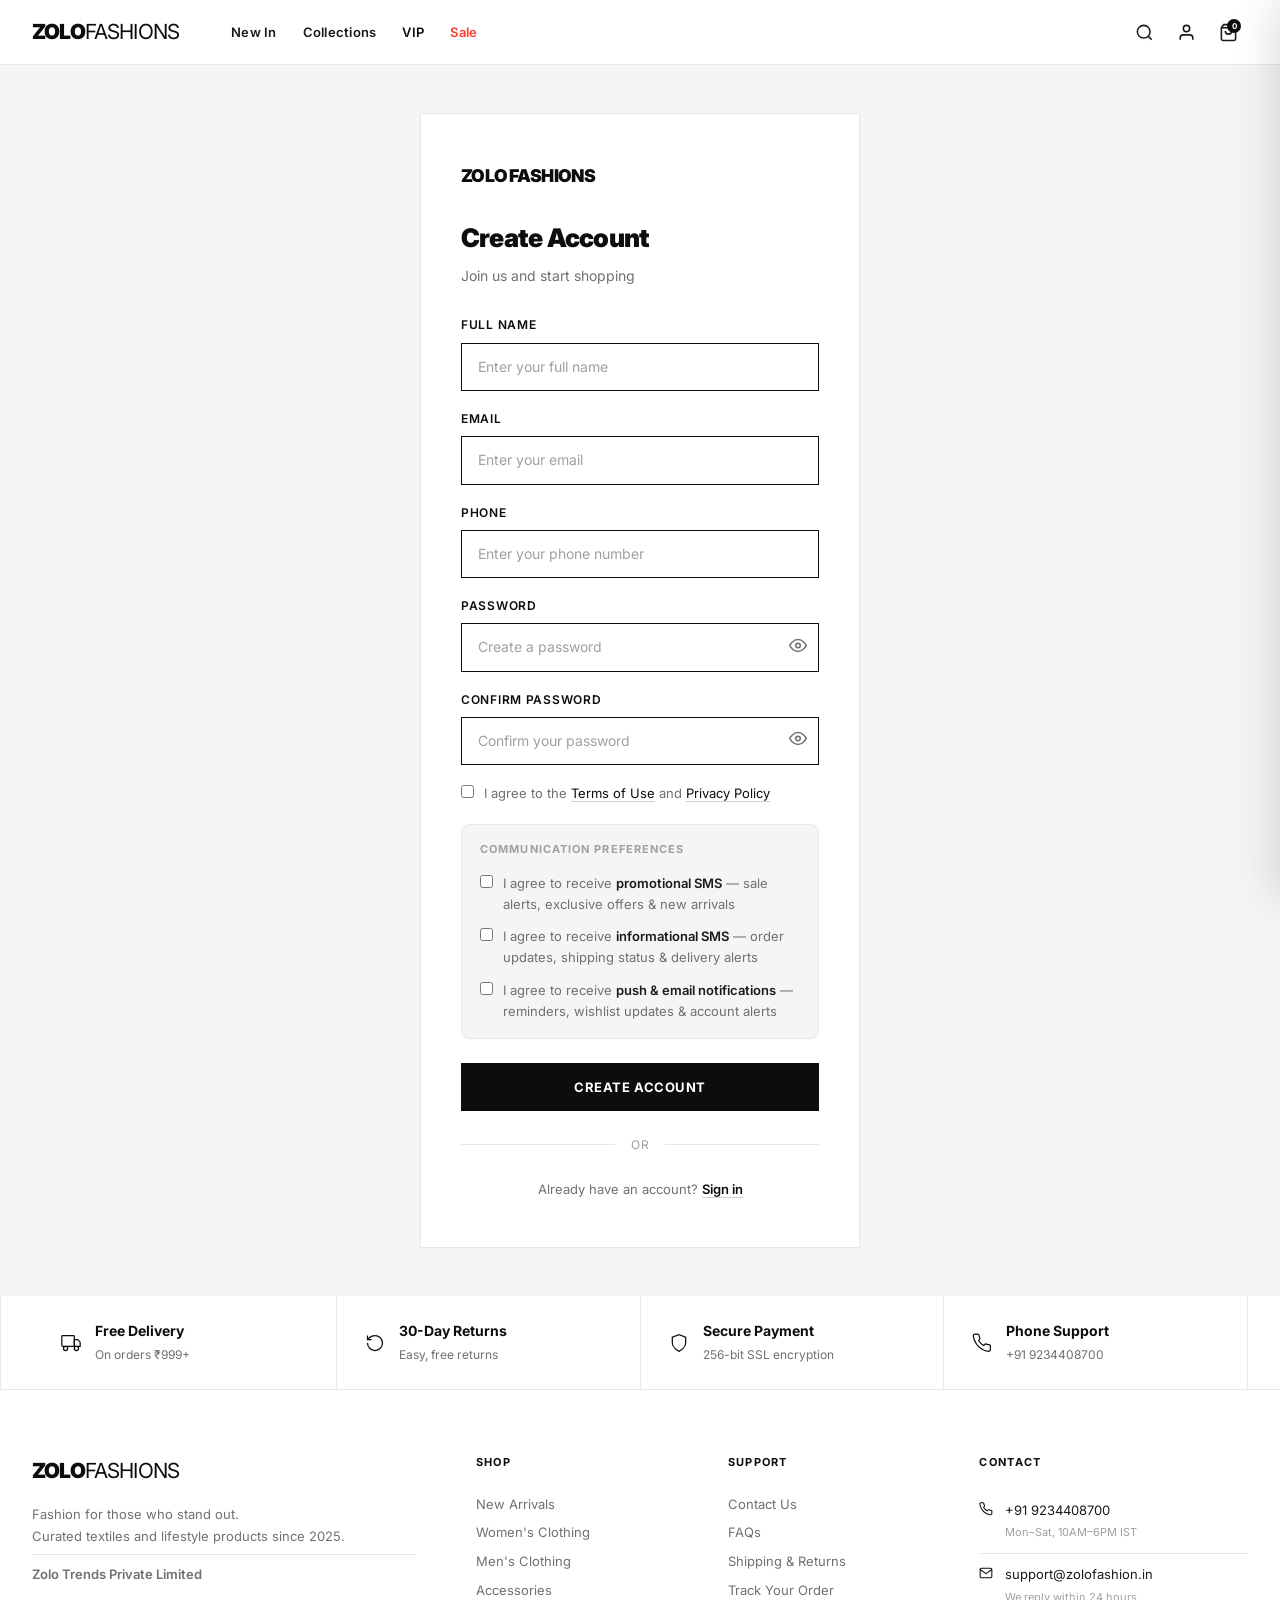
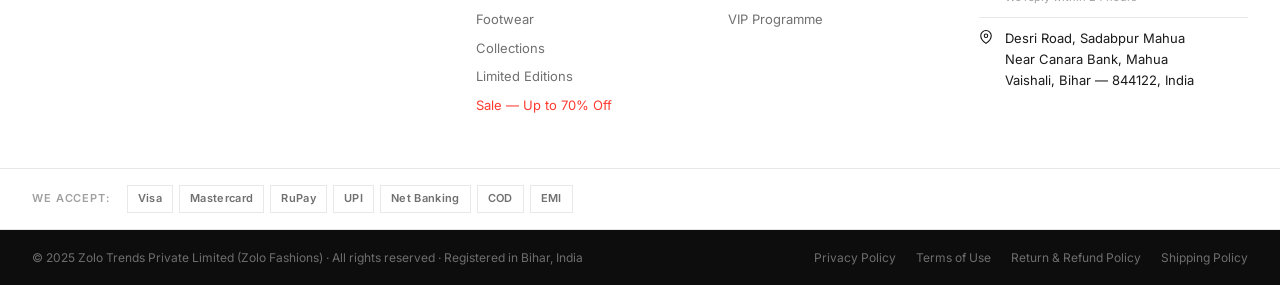
<file: register.html>
<!DOCTYPE html>
<html lang="en">
<head>
    <link rel="icon" type="image/x-icon" href="favicon.ico">
    <link rel="icon" type="image/png" href="favicon.png">
    <link rel="icon" type="image/svg+xml" href="favicon.svg">
  <meta charset="UTF-8" />
  <meta name="viewport" content="width=device-width, initial-scale=1.0" />
  <title>Create Account — Zolo Fashions</title>
  <meta name="description" content="Create your Zolo Fashions account. Join us and start shopping curated fashion collections." />
  <link rel="preconnect" href="https://fonts.googleapis.com" />
  <link rel="preconnect" href="https://fonts.gstatic.com" crossorigin />
  <link href="https://fonts.googleapis.com/css2?family=Inter:wght@300;400;500;600;700;800;900&display=swap" rel="stylesheet" />
  <link rel="stylesheet" href="style.css" />
</head>
<body>

  <!-- HEADER -->
  <header class="header" id="header">
    <div class="header__inner container">
      <button class="header__burger" aria-label="Menu" id="burger"><span></span><span></span><span></span></button>
      <div class="header__logo"><a href="index.html">ZOLO<span>FASHIONS</span></a></div>
      <nav class="header__nav" id="nav">
        <ul>
          
          
          <li><a href="catalog.html">New In</a></li>
          <li><a href="catalog.html">Collections</a></li>
          <li><a href="index.html#vip" class="nav-vip">VIP</a></li>
          <li><a href="catalog.html" class="nav-sale">Sale</a></li>
        </ul>
      </nav>
      <div class="header__actions">
        <button class="action-btn" id="searchToggle" aria-label="Search"><svg width="19" height="19" viewBox="0 0 24 24" fill="none" stroke="currentColor" stroke-width="2"><circle cx="11" cy="11" r="8"/><path d="m21 21-4.35-4.35"/></svg></button>
        <a href="login.html" class="action-btn" aria-label="Account"><svg width="19" height="19" viewBox="0 0 24 24" fill="none" stroke="currentColor" stroke-width="2"><path d="M20 21v-2a4 4 0 0 0-4-4H8a4 4 0 0 0-4 4v2"/><circle cx="12" cy="7" r="4"/></svg></a>
        <button class="action-btn action-btn--cart" aria-label="Bag"><svg width="19" height="19" viewBox="0 0 24 24" fill="none" stroke="currentColor" stroke-width="2"><path d="M6 2 3 6v14a2 2 0 0 0 2 2h14a2 2 0 0 0 2-2V6l-3-4z"/><line x1="3" y1="6" x2="21" y2="6"/><path d="M16 10a4 4 0 0 1-8 0"/></svg><span class="cart-badge">0</span></button>
      </div>
    </div>
    <div class="search-bar" id="searchBar">
      <div class="container search-bar__inner">
        <svg width="18" height="18" viewBox="0 0 24 24" fill="none" stroke="currentColor" stroke-width="2"><circle cx="11" cy="11" r="8"/><path d="m21 21-4.35-4.35"/></svg>
        <input type="search" placeholder="Search for products, brands, categories..." id="searchInput" />
        <button class="search-bar__close" id="searchClose"><svg width="18" height="18" viewBox="0 0 24 24" fill="none" stroke="currentColor" stroke-width="2"><line x1="18" y1="6" x2="6" y2="18"/><line x1="6" y1="6" x2="18" y2="18"/></svg></button>
      </div>
    </div>
  </header>

  <main>

    <!-- REGISTER -->
    <section class="auth-page">
      <div class="auth-card">
        <div class="auth-logo">ZOLO FASHIONS</div>
        <h1>Create Account</h1>
        <p class="auth-subtitle">Join us and start shopping</p>

        <form id="registerForm" novalidate>
          <div class="auth-input-group">
            <label for="fullName">Full Name</label>
            <input type="text" id="fullName" name="fullName" placeholder="Enter your full name" required />
          </div>

          <div class="auth-input-group">
            <label for="email">Email</label>
            <input type="email" id="email" name="email" placeholder="Enter your email" required />
          </div>

          <div class="auth-input-group">
            <label for="phone">Phone</label>
            <input type="tel" id="phone" name="phone" placeholder="Enter your phone number" pattern="^[6-9]\d{9}$" required />
          </div>

          <div class="auth-input-group">
            <label for="password">Password</label>
            <div class="auth-input-wrap">
              <input type="password" id="password" name="password" placeholder="Create a password" minlength="8" required />
              <button type="button" class="password-toggle" aria-label="Show password">
                <svg class="eye-open" width="18" height="18" viewBox="0 0 24 24" fill="none" stroke="currentColor" stroke-width="2"><path d="M1 12s4-8 11-8 11 8 11 8-4 8-11 8S1 12 1 12z"/><circle cx="12" cy="12" r="3"/></svg>
                <svg class="eye-closed" width="18" height="18" viewBox="0 0 24 24" fill="none" stroke="currentColor" stroke-width="2" style="display:none"><path d="M17.94 17.94A10.07 10.07 0 0 1 12 20c-7 0-11-8-11-8a18.45 18.45 0 0 1 5.06-5.94"/><path d="M9.9 4.24A9.12 9.12 0 0 1 12 4c7 0 11 8 11 8a18.5 18.5 0 0 1-2.16 3.19"/><line x1="1" y1="1" x2="23" y2="23"/></svg>
              </button>
            </div>
          </div>

          <div class="auth-input-group">
            <label for="confirmPassword">Confirm Password</label>
            <div class="auth-input-wrap">
              <input type="password" id="confirmPassword" name="confirmPassword" placeholder="Confirm your password" required />
              <button type="button" class="password-toggle" aria-label="Show password">
                <svg class="eye-open" width="18" height="18" viewBox="0 0 24 24" fill="none" stroke="currentColor" stroke-width="2"><path d="M1 12s4-8 11-8 11 8 11 8-4 8-11 8S1 12 1 12z"/><circle cx="12" cy="12" r="3"/></svg>
                <svg class="eye-closed" width="18" height="18" viewBox="0 0 24 24" fill="none" stroke="currentColor" stroke-width="2" style="display:none"><path d="M17.94 17.94A10.07 10.07 0 0 1 12 20c-7 0-11-8-11-8a18.45 18.45 0 0 1 5.06-5.94"/><path d="M9.9 4.24A9.12 9.12 0 0 1 12 4c7 0 11 8 11 8a18.5 18.5 0 0 1-2.16 3.19"/><line x1="1" y1="1" x2="23" y2="23"/></svg>
              </button>
            </div>
          </div>

          <div class="auth-checkbox">
            <input type="checkbox" id="agreeTerms" name="agreeTerms" required />
            <label for="agreeTerms">I agree to the <a href="terms.html">Terms of Use</a> and <a href="privacy.html">Privacy Policy</a></label>
          </div>

          <div class="auth-consents">
            <p class="auth-consents__title">Communication Preferences</p>
            <div class="auth-checkbox">
              <input type="checkbox" id="consentPromoSms" name="consentPromoSms" />
              <label for="consentPromoSms">I agree to receive <strong>promotional SMS</strong> — sale alerts, exclusive offers &amp; new arrivals</label>
            </div>
            <div class="auth-checkbox">
              <input type="checkbox" id="consentInfoSms" name="consentInfoSms" />
              <label for="consentInfoSms">I agree to receive <strong>informational SMS</strong> — order updates, shipping status &amp; delivery alerts</label>
            </div>
            <div class="auth-checkbox">
              <input type="checkbox" id="consentNotify" name="consentNotify" />
              <label for="consentNotify">I agree to receive <strong>push &amp; email notifications</strong> — reminders, wishlist updates &amp; account alerts</label>
            </div>
          </div>

          <button type="submit" class="btn btn--black auth-btn">Create Account</button>
        </form>

        <div class="auth-divider"><span>or</span></div>

        <p class="auth-link">Already have an account? <a href="login.html">Sign in</a></p>

        <div class="auth-error" style="display:none"></div>
        <div class="auth-success" style="display:none"></div>
      </div>
    </section>

  </main>

  <!-- FOOTER -->
  <footer class="footer">
    <div class="footer__trust">
      <div class="container footer__trust-grid">
        <div class="trust-item"><svg width="20" height="20" viewBox="0 0 24 24" fill="none" stroke="currentColor" stroke-width="1.5"><rect x="1" y="3" width="15" height="13" rx="1"/><path d="M16 8h4l3 3v5h-7V8z"/><circle cx="5.5" cy="18.5" r="2.5"/><circle cx="18.5" cy="18.5" r="2.5"/></svg><div><strong>Free Delivery</strong><span>On orders ₹999+</span></div></div>
        <div class="trust-item"><svg width="20" height="20" viewBox="0 0 24 24" fill="none" stroke="currentColor" stroke-width="1.5"><path d="M3 12a9 9 0 1 0 9-9 9.75 9.75 0 0 0-6.74 2.74L3 8"/><path d="M3 3v5h5"/></svg><div><strong>30-Day Returns</strong><span>Easy, free returns</span></div></div>
        <div class="trust-item"><svg width="20" height="20" viewBox="0 0 24 24" fill="none" stroke="currentColor" stroke-width="1.5"><path d="M12 22s8-4 8-10V5l-8-3-8 3v7c0 6 8 10 8 10z"/></svg><div><strong>Secure Payment</strong><span>256-bit SSL encryption</span></div></div>
        <div class="trust-item"><svg width="20" height="20" viewBox="0 0 24 24" fill="none" stroke="currentColor" stroke-width="1.5"><path d="M22 16.92v3a2 2 0 0 1-2.18 2 19.79 19.79 0 0 1-8.63-3.07A19.5 19.5 0 0 1 4.59 12a19.79 19.79 0 0 1-3.07-8.67A2 2 0 0 1 3.5 1.25h3a2 2 0 0 1 2 1.72c.127.96.361 1.903.7 2.81a2 2 0 0 1-.45 2.11L7.91 9a16 16 0 0 0 6 6l1.27-1.27a2 2 0 0 1 2.11-.45c.907.339 1.85.573 2.81.7A2 2 0 0 1 22 16.92z"/></svg><div><strong>Phone Support</strong><span>+91 9234408700</span></div></div>
      </div>
    </div>
    <div class="footer__main container">
      <div class="footer__brand">
        <div class="footer__logo">ZOLO<span>FASHIONS</span></div>
        <p>Fashion for those who stand out.<br />Curated textiles and lifestyle products since 2025.</p>
        <p class="footer__legal-name">Zolo Trends Private Limited</p>
      </div>
      <div class="footer__col">
        <h5>Shop</h5>
        <a href="#">New Arrivals</a><a href="#">Women's Clothing</a><a href="#">Men's Clothing</a><a href="#">Accessories</a><a href="#">Footwear</a><a href="#">Collections</a><a href="#">Limited Editions</a><a href="#" class="footer__link--sale">Sale — Up to 70% Off</a>
      </div>
      <div class="footer__col">
        <h5>Support</h5>
        <a href="contact.html">Contact Us</a>
        <a href="faq.html">FAQs</a>
        <a href="shipping.html">Shipping &amp; Returns</a>
        <a href="track-order.html">Track Your Order</a>
        <a href="#vip">VIP Programme</a>
      </div>
      <div class="footer__col footer__col--contact">
        <h5>Contact</h5>
        <div class="footer__contact-item">
          <svg width="14" height="14" viewBox="0 0 24 24" fill="none" stroke="currentColor" stroke-width="1.8"><path d="M22 16.92v3a2 2 0 0 1-2.18 2 19.79 19.79 0 0 1-8.63-3.07A19.5 19.5 0 0 1 4.59 12a19.79 19.79 0 0 1-3.07-8.67A2 2 0 0 1 3.5 1.25h3a2 2 0 0 1 2 1.72c.127.96.361 1.903.7 2.81a2 2 0 0 1-.45 2.11L7.91 9a16 16 0 0 0 6 6l1.27-1.27a2 2 0 0 1 2.11-.45c.907.339 1.85.573 2.81.7A2 2 0 0 1 22 16.92z"/></svg>
          <div><a href="tel:+919234408700">+91 9234408700</a><small>Mon–Sat, 10AM–6PM IST</small></div>
        </div>
        <div class="footer__contact-item">
          <svg width="14" height="14" viewBox="0 0 24 24" fill="none" stroke="currentColor" stroke-width="1.8"><path d="M4 4h16c1.1 0 2 .9 2 2v12c0 1.1-.9 2-2 2H4c-1.1 0-2-.9-2-2V6c0-1.1.9-2 2-2z"/><polyline points="22,6 12,13 2,6"/></svg>
          <div><a href="mailto:support@zolofashion.in">support@zolofashion.in</a><small>We reply within 24 hours</small></div>
        </div>
        <div class="footer__contact-item">
          <svg width="14" height="14" viewBox="0 0 24 24" fill="none" stroke="currentColor" stroke-width="1.8"><path d="M21 10c0 7-9 13-9 13s-9-6-9-13a9 9 0 0 1 18 0z"/><circle cx="12" cy="10" r="3"/></svg>
          <div><span>Desri Road, Sadabpur Mahua<br />Near Canara Bank, Mahua<br />Vaishali, Bihar — 844122, India</span></div>
        </div>
      </div>
    </div>
    
    </div>
    <div class="footer__pay">
      <div class="container footer__pay-inner">
        <span class="footer__pay-label">We accept:</span>
        <div class="footer__pay-icons"><span class="pay-chip">Visa</span><span class="pay-chip">Mastercard</span><span class="pay-chip">RuPay</span><span class="pay-chip">UPI</span><span class="pay-chip">Net Banking</span><span class="pay-chip">COD</span><span class="pay-chip">EMI</span></div>
      </div>
    </div>
    <div class="footer__bottom">
      <div class="container footer__bottom-inner">
        <p>© 2025 Zolo Trends Private Limited (Zolo Fashions) · All rights reserved · Registered in Bihar, India</p>
        <nav class="footer__bottom-links"><a href="privacy.html">Privacy Policy</a><a href="terms.html">Terms of Use</a><a href="shipping.html">Return &amp; Refund Policy</a><a href="shipping.html">Shipping Policy</a></nav>
      </div>
    </div>
  </footer>

  <script src="main.js"></script>
  <script src="cart.js"></script>

  <!-- CART DRAWER -->
  <div class="cart-overlay" id="cartOverlay" aria-hidden="true"></div>
  <div class="cart-drawer" id="cartDrawer" role="dialog" aria-label="Shopping bag" aria-modal="true">
    <div class="cart-drawer__head">
      <h2 class="cart-drawer__title">Your Bag <span class="cart-drawer__count" id="cartDrawerCount">(0)</span></h2>
      <button class="cart-drawer__close" id="cartClose" aria-label="Close bag">
        <svg width="18" height="18" viewBox="0 0 24 24" fill="none" stroke="currentColor" stroke-width="2">
          <line x1="18" y1="6" x2="6" y2="18"/><line x1="6" y1="6" x2="18" y2="18"/>
        </svg>
      </button>
    </div>
    <div class="cart-drawer__body" id="cartBody"></div>
    <div class="cart-drawer__foot" id="cartFoot">
      <div class="cart-drawer__subtotal">
        <span>Subtotal</span>
        <span id="cartTotal">₹0</span>
      </div>
      <p class="cart-drawer__delivery-note">Free delivery on orders ₹999+</p>
      <a href="login.html" class="cart-drawer__checkout">Proceed to Checkout</a>
    </div>
  </div>
</body>
</html>
</file>
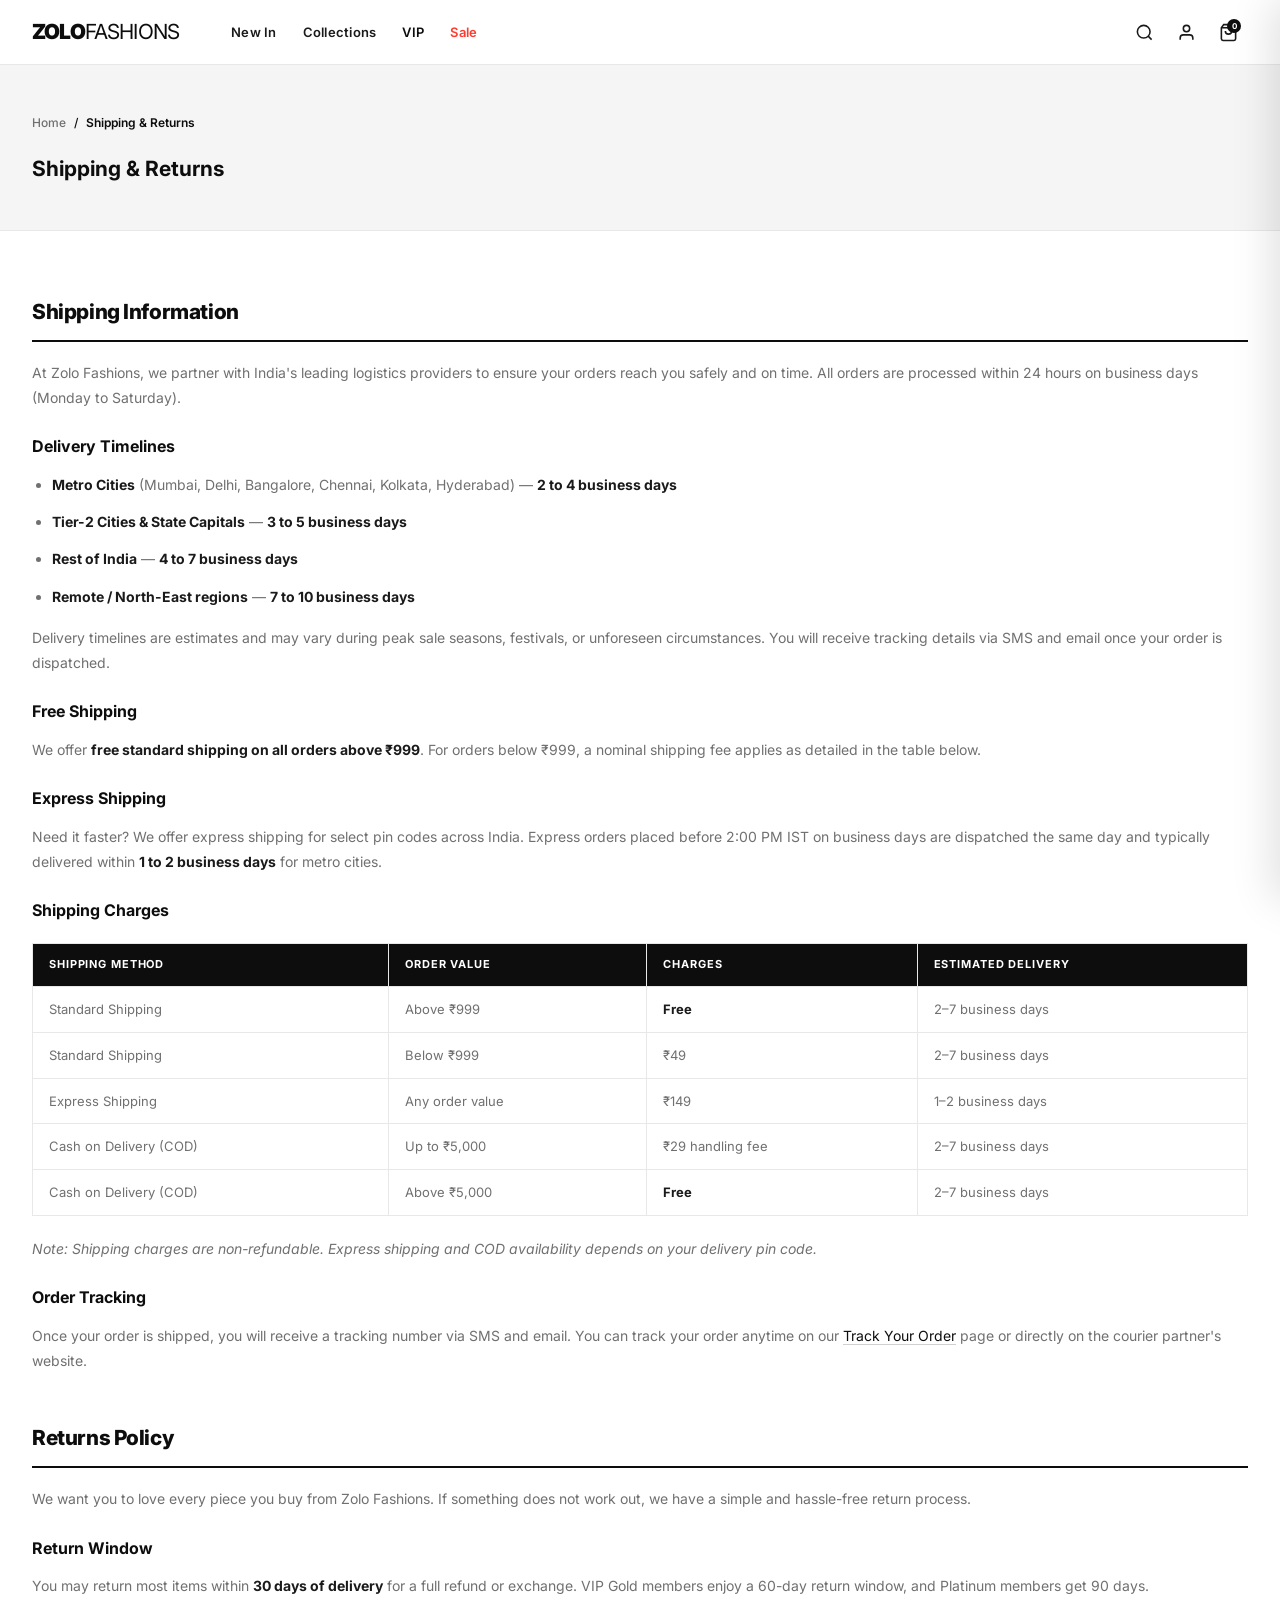
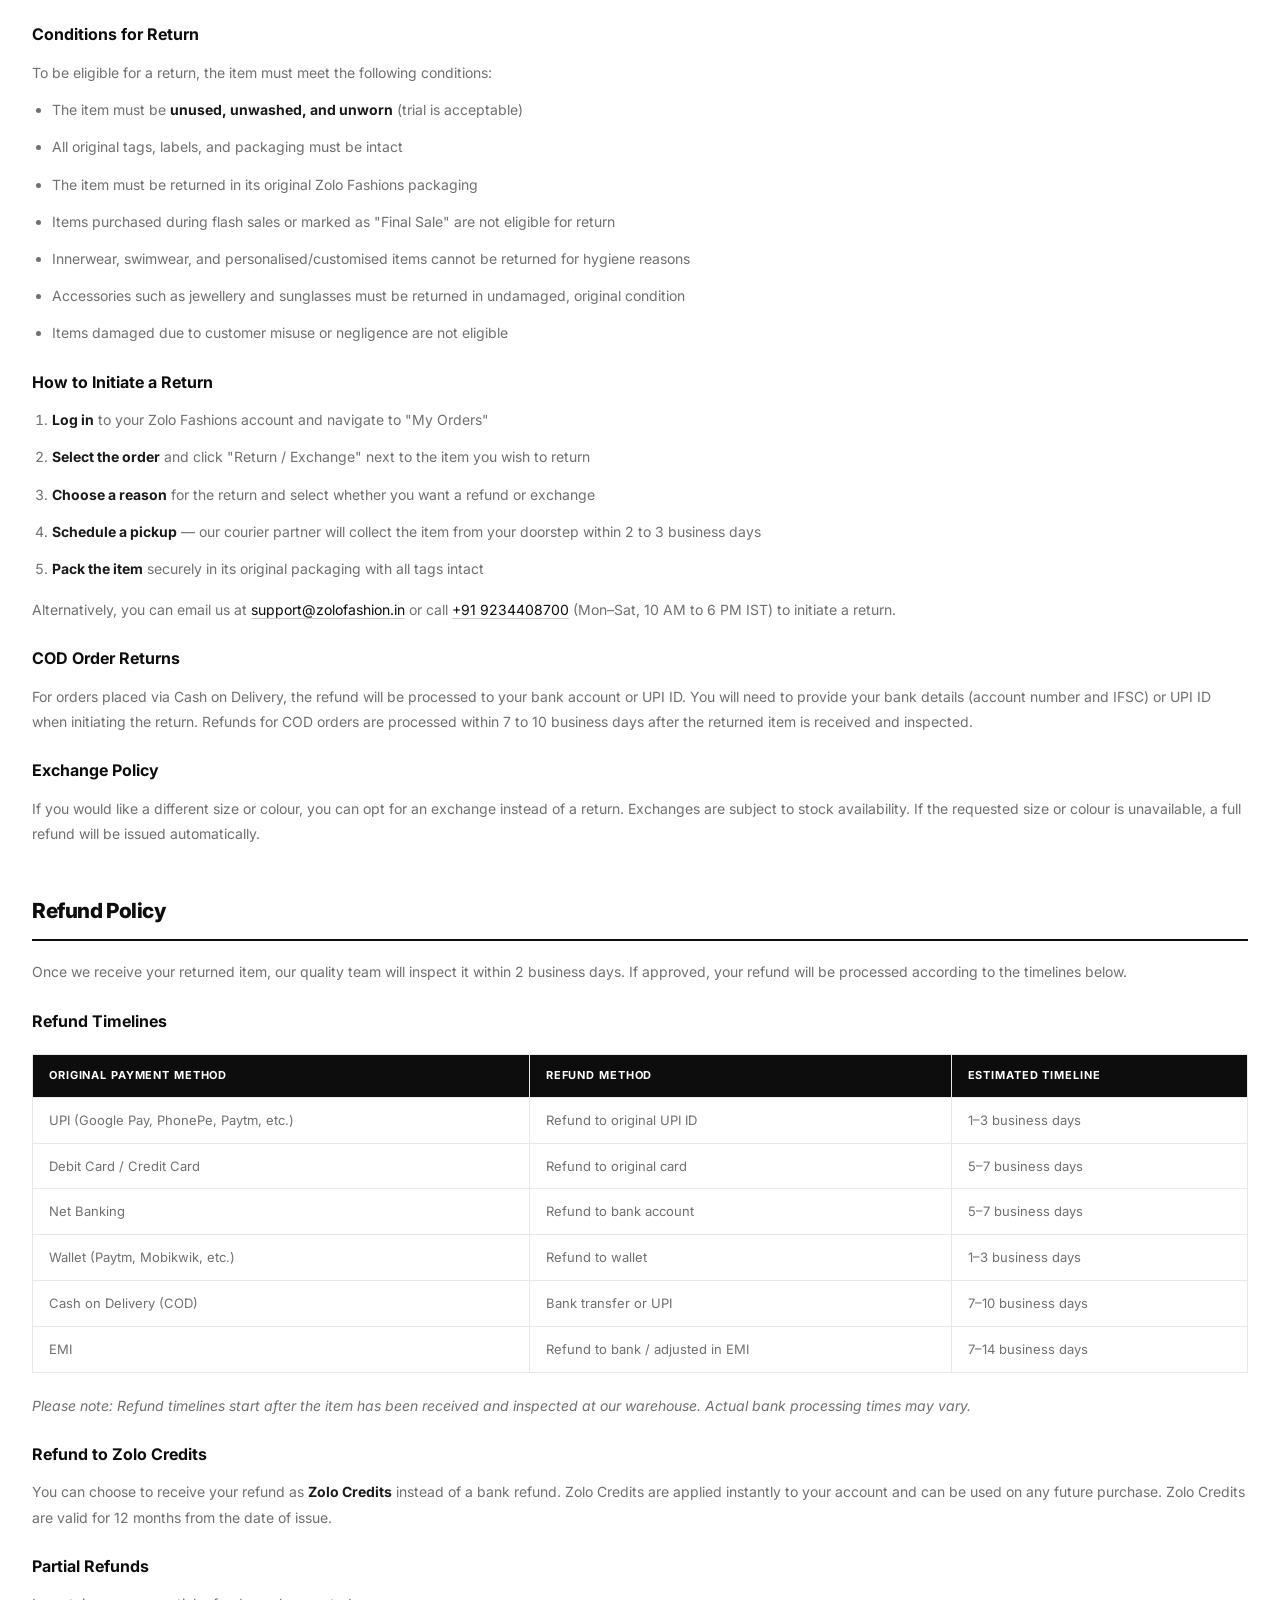
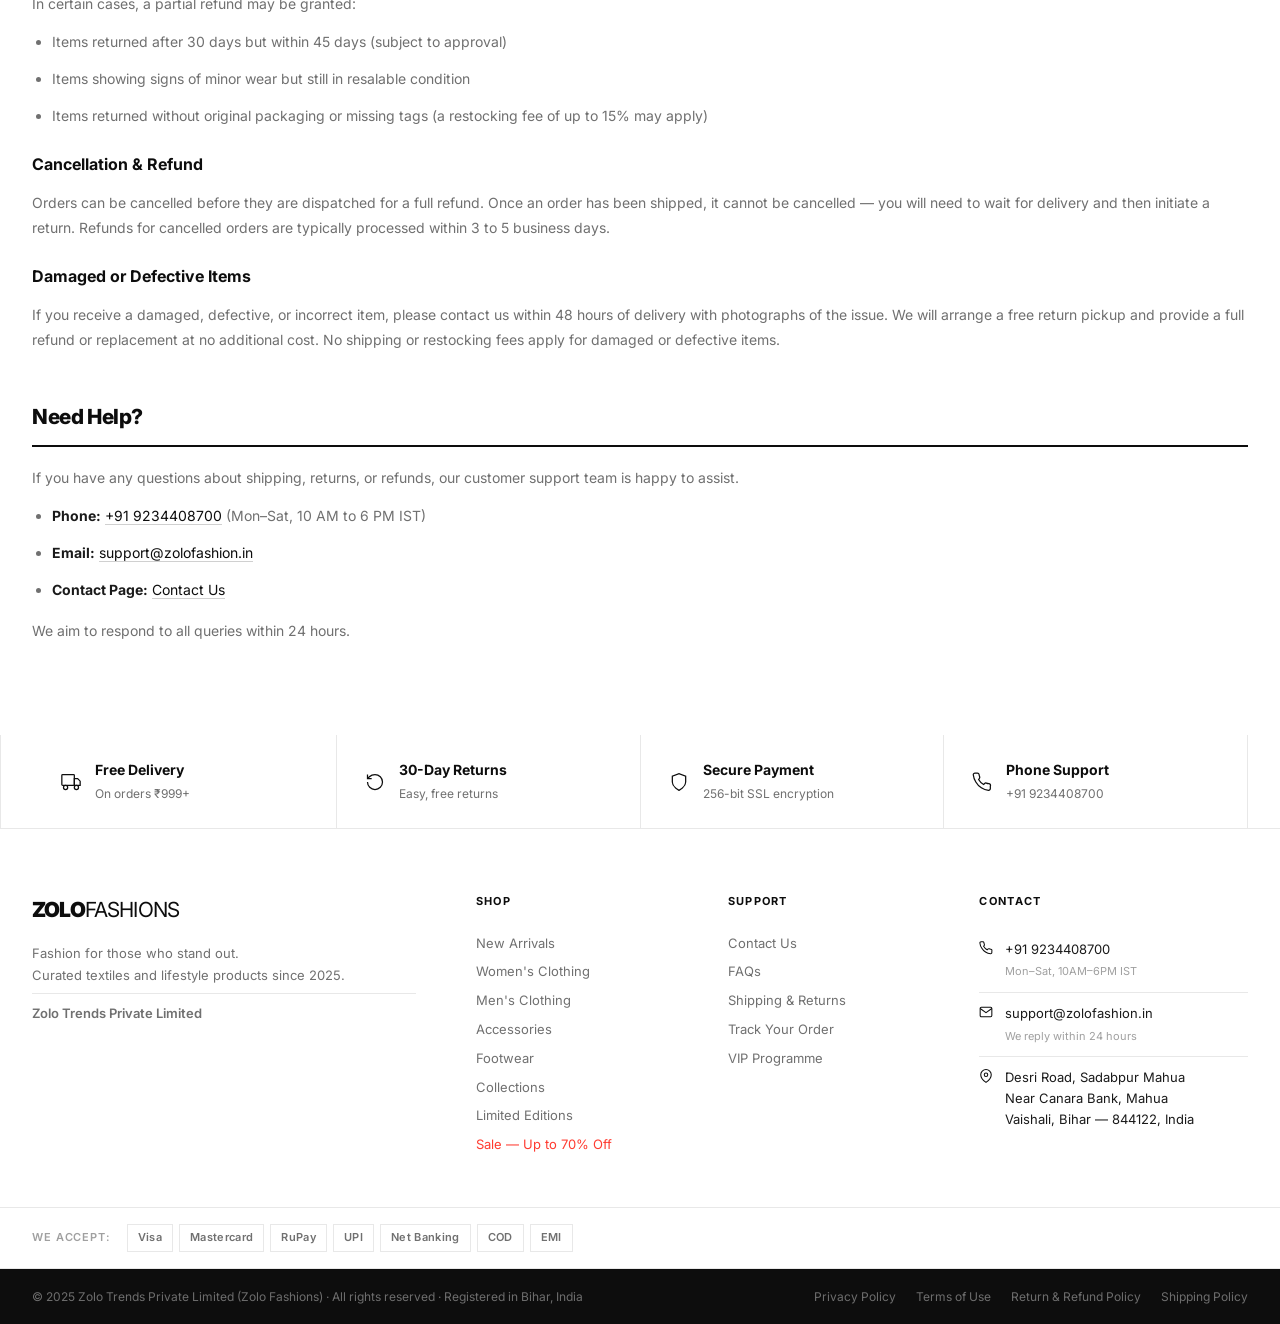
<file: shipping.html>
<!DOCTYPE html>
<html lang="en">
<head>
    <link rel="icon" type="image/x-icon" href="favicon.ico">
    <link rel="icon" type="image/png" href="favicon.png">
    <link rel="icon" type="image/svg+xml" href="favicon.svg">
  <meta charset="UTF-8" />
  <meta name="viewport" content="width=device-width, initial-scale=1.0" />
  <title>Shipping & Returns — Zolo Fashions</title>
  <meta name="description" content="Shipping information, return policy and refund details for Zolo Fashions. Free shipping on orders above ₹999. Easy 30-day returns." />
  <link rel="preconnect" href="https://fonts.googleapis.com" />
  <link rel="preconnect" href="https://fonts.gstatic.com" crossorigin />
  <link href="https://fonts.googleapis.com/css2?family=Inter:wght@300;400;500;600;700;800;900&display=swap" rel="stylesheet" />
  <link rel="stylesheet" href="style.css" />
</head>
<body>

  <!-- HEADER -->
  <header class="header" id="header">
    <div class="header__inner container">
      <button class="header__burger" aria-label="Menu" id="burger"><span></span><span></span><span></span></button>
      <div class="header__logo"><a href="index.html">ZOLO<span>FASHIONS</span></a></div>
      <nav class="header__nav" id="nav">
        <ul>
          
          
          <li><a href="catalog.html">New In</a></li>
          <li><a href="catalog.html">Collections</a></li>
          <li><a href="#" class="nav-vip">VIP</a></li>
          <li><a href="catalog.html" class="nav-sale">Sale</a></li>
        </ul>
      </nav>
      <div class="header__actions">
        <button class="action-btn" id="searchToggle" aria-label="Search"><svg width="19" height="19" viewBox="0 0 24 24" fill="none" stroke="currentColor" stroke-width="2"><circle cx="11" cy="11" r="8"/><path d="m21 21-4.35-4.35"/></svg></button>
        <a href="login.html" class="action-btn" aria-label="Account"><svg width="19" height="19" viewBox="0 0 24 24" fill="none" stroke="currentColor" stroke-width="2"><path d="M20 21v-2a4 4 0 0 0-4-4H8a4 4 0 0 0-4 4v2"/><circle cx="12" cy="7" r="4"/></svg></a>
        <button class="action-btn action-btn--cart" aria-label="Bag"><svg width="19" height="19" viewBox="0 0 24 24" fill="none" stroke="currentColor" stroke-width="2"><path d="M6 2 3 6v14a2 2 0 0 0 2 2h14a2 2 0 0 0 2-2V6l-3-4z"/><line x1="3" y1="6" x2="21" y2="6"/><path d="M16 10a4 4 0 0 1-8 0"/></svg><span class="cart-badge">0</span></button>
      </div>
    </div>
    <div class="search-bar" id="searchBar">
      <div class="container search-bar__inner">
        <svg width="18" height="18" viewBox="0 0 24 24" fill="none" stroke="currentColor" stroke-width="2"><circle cx="11" cy="11" r="8"/><path d="m21 21-4.35-4.35"/></svg>
        <input type="search" placeholder="Search for products, brands, categories..." id="searchInput" />
        <button class="search-bar__close" id="searchClose"><svg width="18" height="18" viewBox="0 0 24 24" fill="none" stroke="currentColor" stroke-width="2"><line x1="18" y1="6" x2="6" y2="18"/><line x1="6" y1="6" x2="18" y2="18"/></svg></button>
      </div>
    </div>
  </header>

  <main>

    <!-- PAGE HERO -->
    <section class="page-hero">
      <div class="container">
        <nav class="breadcrumb">
          <a href="index.html">Home</a>
          <span>/</span>
          <span>Shipping &amp; Returns</span>
        </nav>
        <h1>Shipping &amp; Returns</h1>
      </div>
    </section>

    <!-- PAGE CONTENT -->
    <div class="page-content container">

      <!-- SHIPPING INFORMATION -->
      <section class="policy-section">
        <h2>Shipping Information</h2>
        <p>At Zolo Fashions, we partner with India's leading logistics providers to ensure your orders reach you safely and on time. All orders are processed within 24 hours on business days (Monday to Saturday).</p>

        <h3>Delivery Timelines</h3>
        <ul>
          <li><strong>Metro Cities</strong> (Mumbai, Delhi, Bangalore, Chennai, Kolkata, Hyderabad) — <strong>2 to 4 business days</strong></li>
          <li><strong>Tier-2 Cities &amp; State Capitals</strong> — <strong>3 to 5 business days</strong></li>
          <li><strong>Rest of India</strong> — <strong>4 to 7 business days</strong></li>
          <li><strong>Remote / North-East regions</strong> — <strong>7 to 10 business days</strong></li>
        </ul>
        <p>Delivery timelines are estimates and may vary during peak sale seasons, festivals, or unforeseen circumstances. You will receive tracking details via SMS and email once your order is dispatched.</p>

        <h3>Free Shipping</h3>
        <p>We offer <strong>free standard shipping on all orders above ₹999</strong>. For orders below ₹999, a nominal shipping fee applies as detailed in the table below.</p>

        <h3>Express Shipping</h3>
        <p>Need it faster? We offer express shipping for select pin codes across India. Express orders placed before 2:00 PM IST on business days are dispatched the same day and typically delivered within <strong>1 to 2 business days</strong> for metro cities.</p>

        <h3>Shipping Charges</h3>
        <table class="policy-table">
          <thead>
            <tr>
              <th>Shipping Method</th>
              <th>Order Value</th>
              <th>Charges</th>
              <th>Estimated Delivery</th>
            </tr>
          </thead>
          <tbody>
            <tr>
              <td>Standard Shipping</td>
              <td>Above ₹999</td>
              <td><strong>Free</strong></td>
              <td>2–7 business days</td>
            </tr>
            <tr>
              <td>Standard Shipping</td>
              <td>Below ₹999</td>
              <td>₹49</td>
              <td>2–7 business days</td>
            </tr>
            <tr>
              <td>Express Shipping</td>
              <td>Any order value</td>
              <td>₹149</td>
              <td>1–2 business days</td>
            </tr>
            <tr>
              <td>Cash on Delivery (COD)</td>
              <td>Up to ₹5,000</td>
              <td>₹29 handling fee</td>
              <td>2–7 business days</td>
            </tr>
            <tr>
              <td>Cash on Delivery (COD)</td>
              <td>Above ₹5,000</td>
              <td><strong>Free</strong></td>
              <td>2–7 business days</td>
            </tr>
          </tbody>
        </table>
        <p><em>Note: Shipping charges are non-refundable. Express shipping and COD availability depends on your delivery pin code.</em></p>

        <h3>Order Tracking</h3>
        <p>Once your order is shipped, you will receive a tracking number via SMS and email. You can track your order anytime on our <a href="track-order.html">Track Your Order</a> page or directly on the courier partner's website.</p>
      </section>

      <!-- RETURNS POLICY -->
      <section class="policy-section">
        <h2>Returns Policy</h2>
        <p>We want you to love every piece you buy from Zolo Fashions. If something does not work out, we have a simple and hassle-free return process.</p>

        <h3>Return Window</h3>
        <p>You may return most items within <strong>30 days of delivery</strong> for a full refund or exchange. VIP Gold members enjoy a 60-day return window, and Platinum members get 90 days.</p>

        <h3>Conditions for Return</h3>
        <p>To be eligible for a return, the item must meet the following conditions:</p>
        <ul>
          <li>The item must be <strong>unused, unwashed, and unworn</strong> (trial is acceptable)</li>
          <li>All original tags, labels, and packaging must be intact</li>
          <li>The item must be returned in its original Zolo Fashions packaging</li>
          <li>Items purchased during flash sales or marked as "Final Sale" are not eligible for return</li>
          <li>Innerwear, swimwear, and personalised/customised items cannot be returned for hygiene reasons</li>
          <li>Accessories such as jewellery and sunglasses must be returned in undamaged, original condition</li>
          <li>Items damaged due to customer misuse or negligence are not eligible</li>
        </ul>

        <h3>How to Initiate a Return</h3>
        <ol>
          <li><strong>Log in</strong> to your Zolo Fashions account and navigate to "My Orders"</li>
          <li><strong>Select the order</strong> and click "Return / Exchange" next to the item you wish to return</li>
          <li><strong>Choose a reason</strong> for the return and select whether you want a refund or exchange</li>
          <li><strong>Schedule a pickup</strong> — our courier partner will collect the item from your doorstep within 2 to 3 business days</li>
          <li><strong>Pack the item</strong> securely in its original packaging with all tags intact</li>
        </ol>
        <p>Alternatively, you can email us at <a href="mailto:support@zolofashion.in">support@zolofashion.in</a> or call <a href="tel:+919234408700">+91 9234408700</a> (Mon–Sat, 10 AM to 6 PM IST) to initiate a return.</p>

        <h3>COD Order Returns</h3>
        <p>For orders placed via Cash on Delivery, the refund will be processed to your bank account or UPI ID. You will need to provide your bank details (account number and IFSC) or UPI ID when initiating the return. Refunds for COD orders are processed within 7 to 10 business days after the returned item is received and inspected.</p>

        <h3>Exchange Policy</h3>
        <p>If you would like a different size or colour, you can opt for an exchange instead of a return. Exchanges are subject to stock availability. If the requested size or colour is unavailable, a full refund will be issued automatically.</p>
      </section>

      <!-- REFUND POLICY -->
      <section class="policy-section">
        <h2>Refund Policy</h2>
        <p>Once we receive your returned item, our quality team will inspect it within 2 business days. If approved, your refund will be processed according to the timelines below.</p>

        <h3>Refund Timelines</h3>
        <table class="policy-table">
          <thead>
            <tr>
              <th>Original Payment Method</th>
              <th>Refund Method</th>
              <th>Estimated Timeline</th>
            </tr>
          </thead>
          <tbody>
            <tr>
              <td>UPI (Google Pay, PhonePe, Paytm, etc.)</td>
              <td>Refund to original UPI ID</td>
              <td>1–3 business days</td>
            </tr>
            <tr>
              <td>Debit Card / Credit Card</td>
              <td>Refund to original card</td>
              <td>5–7 business days</td>
            </tr>
            <tr>
              <td>Net Banking</td>
              <td>Refund to bank account</td>
              <td>5–7 business days</td>
            </tr>
            <tr>
              <td>Wallet (Paytm, Mobikwik, etc.)</td>
              <td>Refund to wallet</td>
              <td>1–3 business days</td>
            </tr>
            <tr>
              <td>Cash on Delivery (COD)</td>
              <td>Bank transfer or UPI</td>
              <td>7–10 business days</td>
            </tr>
            <tr>
              <td>EMI</td>
              <td>Refund to bank / adjusted in EMI</td>
              <td>7–14 business days</td>
            </tr>
          </tbody>
        </table>
        <p><em>Please note: Refund timelines start after the item has been received and inspected at our warehouse. Actual bank processing times may vary.</em></p>

        <h3>Refund to Zolo Credits</h3>
        <p>You can choose to receive your refund as <strong>Zolo Credits</strong> instead of a bank refund. Zolo Credits are applied instantly to your account and can be used on any future purchase. Zolo Credits are valid for 12 months from the date of issue.</p>

        <h3>Partial Refunds</h3>
        <p>In certain cases, a partial refund may be granted:</p>
        <ul>
          <li>Items returned after 30 days but within 45 days (subject to approval)</li>
          <li>Items showing signs of minor wear but still in resalable condition</li>
          <li>Items returned without original packaging or missing tags (a restocking fee of up to 15% may apply)</li>
        </ul>

        <h3>Cancellation &amp; Refund</h3>
        <p>Orders can be cancelled before they are dispatched for a full refund. Once an order has been shipped, it cannot be cancelled — you will need to wait for delivery and then initiate a return. Refunds for cancelled orders are typically processed within 3 to 5 business days.</p>

        <h3>Damaged or Defective Items</h3>
        <p>If you receive a damaged, defective, or incorrect item, please contact us within 48 hours of delivery with photographs of the issue. We will arrange a free return pickup and provide a full refund or replacement at no additional cost. No shipping or restocking fees apply for damaged or defective items.</p>
      </section>

      <!-- CONTACT FOR QUERIES -->
      <section class="policy-section">
        <h2>Need Help?</h2>
        <p>If you have any questions about shipping, returns, or refunds, our customer support team is happy to assist.</p>
        <ul>
          <li><strong>Phone:</strong> <a href="tel:+919234408700">+91 9234408700</a> (Mon–Sat, 10 AM to 6 PM IST)</li>
          <li><strong>Email:</strong> <a href="mailto:support@zolofashion.in">support@zolofashion.in</a></li>
          <li><strong>Contact Page:</strong> <a href="contact.html">Contact Us</a></li>
        </ul>
        <p>We aim to respond to all queries within 24 hours.</p>
      </section>

    </div>

  </main>

  <!-- FOOTER -->
  <footer class="footer">
    <div class="footer__trust">
      <div class="container footer__trust-grid">
        <div class="trust-item"><svg width="20" height="20" viewBox="0 0 24 24" fill="none" stroke="currentColor" stroke-width="1.5"><rect x="1" y="3" width="15" height="13" rx="1"/><path d="M16 8h4l3 3v5h-7V8z"/><circle cx="5.5" cy="18.5" r="2.5"/><circle cx="18.5" cy="18.5" r="2.5"/></svg><div><strong>Free Delivery</strong><span>On orders ₹999+</span></div></div>
        <div class="trust-item"><svg width="20" height="20" viewBox="0 0 24 24" fill="none" stroke="currentColor" stroke-width="1.5"><path d="M3 12a9 9 0 1 0 9-9 9.75 9.75 0 0 0-6.74 2.74L3 8"/><path d="M3 3v5h5"/></svg><div><strong>30-Day Returns</strong><span>Easy, free returns</span></div></div>
        <div class="trust-item"><svg width="20" height="20" viewBox="0 0 24 24" fill="none" stroke="currentColor" stroke-width="1.5"><path d="M12 22s8-4 8-10V5l-8-3-8 3v7c0 6 8 10 8 10z"/></svg><div><strong>Secure Payment</strong><span>256-bit SSL encryption</span></div></div>
        <div class="trust-item"><svg width="20" height="20" viewBox="0 0 24 24" fill="none" stroke="currentColor" stroke-width="1.5"><path d="M22 16.92v3a2 2 0 0 1-2.18 2 19.79 19.79 0 0 1-8.63-3.07A19.5 19.5 0 0 1 4.59 12a19.79 19.79 0 0 1-3.07-8.67A2 2 0 0 1 3.5 1.25h3a2 2 0 0 1 2 1.72c.127.96.361 1.903.7 2.81a2 2 0 0 1-.45 2.11L7.91 9a16 16 0 0 0 6 6l1.27-1.27a2 2 0 0 1 2.11-.45c.907.339 1.85.573 2.81.7A2 2 0 0 1 22 16.92z"/></svg><div><strong>Phone Support</strong><span>+91 9234408700</span></div></div>
      </div>
    </div>
    <div class="footer__main container">
      <div class="footer__brand">
        <div class="footer__logo">ZOLO<span>FASHIONS</span></div>
        <p>Fashion for those who stand out.<br />Curated textiles and lifestyle products since 2025.</p>
        <p class="footer__legal-name">Zolo Trends Private Limited</p>
      </div>
      <div class="footer__col">
        <h5>Shop</h5>
        <a href="#">New Arrivals</a><a href="#">Women's Clothing</a><a href="#">Men's Clothing</a><a href="#">Accessories</a><a href="#">Footwear</a><a href="#">Collections</a><a href="#">Limited Editions</a><a href="#" class="footer__link--sale">Sale — Up to 70% Off</a>
      </div>
      <div class="footer__col">
        <h5>Support</h5>
        <a href="contact.html">Contact Us</a>
        <a href="faq.html">FAQs</a>
        <a href="shipping.html">Shipping &amp; Returns</a>
        <a href="track-order.html">Track Your Order</a>
        <a href="#vip">VIP Programme</a>
      </div>
      <div class="footer__col footer__col--contact">
        <h5>Contact</h5>
        <div class="footer__contact-item">
          <svg width="14" height="14" viewBox="0 0 24 24" fill="none" stroke="currentColor" stroke-width="1.8"><path d="M22 16.92v3a2 2 0 0 1-2.18 2 19.79 19.79 0 0 1-8.63-3.07A19.5 19.5 0 0 1 4.59 12a19.79 19.79 0 0 1-3.07-8.67A2 2 0 0 1 3.5 1.25h3a2 2 0 0 1 2 1.72c.127.96.361 1.903.7 2.81a2 2 0 0 1-.45 2.11L7.91 9a16 16 0 0 0 6 6l1.27-1.27a2 2 0 0 1 2.11-.45c.907.339 1.85.573 2.81.7A2 2 0 0 1 22 16.92z"/></svg>
          <div><a href="tel:+919234408700">+91 9234408700</a><small>Mon–Sat, 10AM–6PM IST</small></div>
        </div>
        <div class="footer__contact-item">
          <svg width="14" height="14" viewBox="0 0 24 24" fill="none" stroke="currentColor" stroke-width="1.8"><path d="M4 4h16c1.1 0 2 .9 2 2v12c0 1.1-.9 2-2 2H4c-1.1 0-2-.9-2-2V6c0-1.1.9-2 2-2z"/><polyline points="22,6 12,13 2,6"/></svg>
          <div><a href="mailto:support@zolofashion.in">support@zolofashion.in</a><small>We reply within 24 hours</small></div>
        </div>
        <div class="footer__contact-item">
          <svg width="14" height="14" viewBox="0 0 24 24" fill="none" stroke="currentColor" stroke-width="1.8"><path d="M21 10c0 7-9 13-9 13s-9-6-9-13a9 9 0 0 1 18 0z"/><circle cx="12" cy="10" r="3"/></svg>
          <div><span>Desri Road, Sadabpur Mahua<br />Near Canara Bank, Mahua<br />Vaishali, Bihar — 844122, India</span></div>
        </div>
      </div>
    </div>
    
    </div>
    <div class="footer__pay">
      <div class="container footer__pay-inner">
        <span class="footer__pay-label">We accept:</span>
        <div class="footer__pay-icons"><span class="pay-chip">Visa</span><span class="pay-chip">Mastercard</span><span class="pay-chip">RuPay</span><span class="pay-chip">UPI</span><span class="pay-chip">Net Banking</span><span class="pay-chip">COD</span><span class="pay-chip">EMI</span></div>
      </div>
    </div>
    <div class="footer__bottom">
      <div class="container footer__bottom-inner">
        <p>© 2025 Zolo Trends Private Limited (Zolo Fashions) · All rights reserved · Registered in Bihar, India</p>
        <nav class="footer__bottom-links"><a href="privacy.html">Privacy Policy</a><a href="terms.html">Terms of Use</a><a href="shipping.html">Return &amp; Refund Policy</a><a href="shipping.html">Shipping Policy</a></nav>
      </div>
    </div>
  </footer>

  <script src="main.js"></script>
  <script src="cart.js"></script>

  <!-- CART DRAWER -->
  <div class="cart-overlay" id="cartOverlay" aria-hidden="true"></div>
  <div class="cart-drawer" id="cartDrawer" role="dialog" aria-label="Shopping bag" aria-modal="true">
    <div class="cart-drawer__head">
      <h2 class="cart-drawer__title">Your Bag <span class="cart-drawer__count" id="cartDrawerCount">(0)</span></h2>
      <button class="cart-drawer__close" id="cartClose" aria-label="Close bag">
        <svg width="18" height="18" viewBox="0 0 24 24" fill="none" stroke="currentColor" stroke-width="2">
          <line x1="18" y1="6" x2="6" y2="18"/><line x1="6" y1="6" x2="18" y2="18"/>
        </svg>
      </button>
    </div>
    <div class="cart-drawer__body" id="cartBody"></div>
    <div class="cart-drawer__foot" id="cartFoot">
      <div class="cart-drawer__subtotal">
        <span>Subtotal</span>
        <span id="cartTotal">₹0</span>
      </div>
      <p class="cart-drawer__delivery-note">Free delivery on orders ₹999+</p>
      <a href="login.html" class="cart-drawer__checkout">Proceed to Checkout</a>
    </div>
  </div>
</body>
</html>
</file>
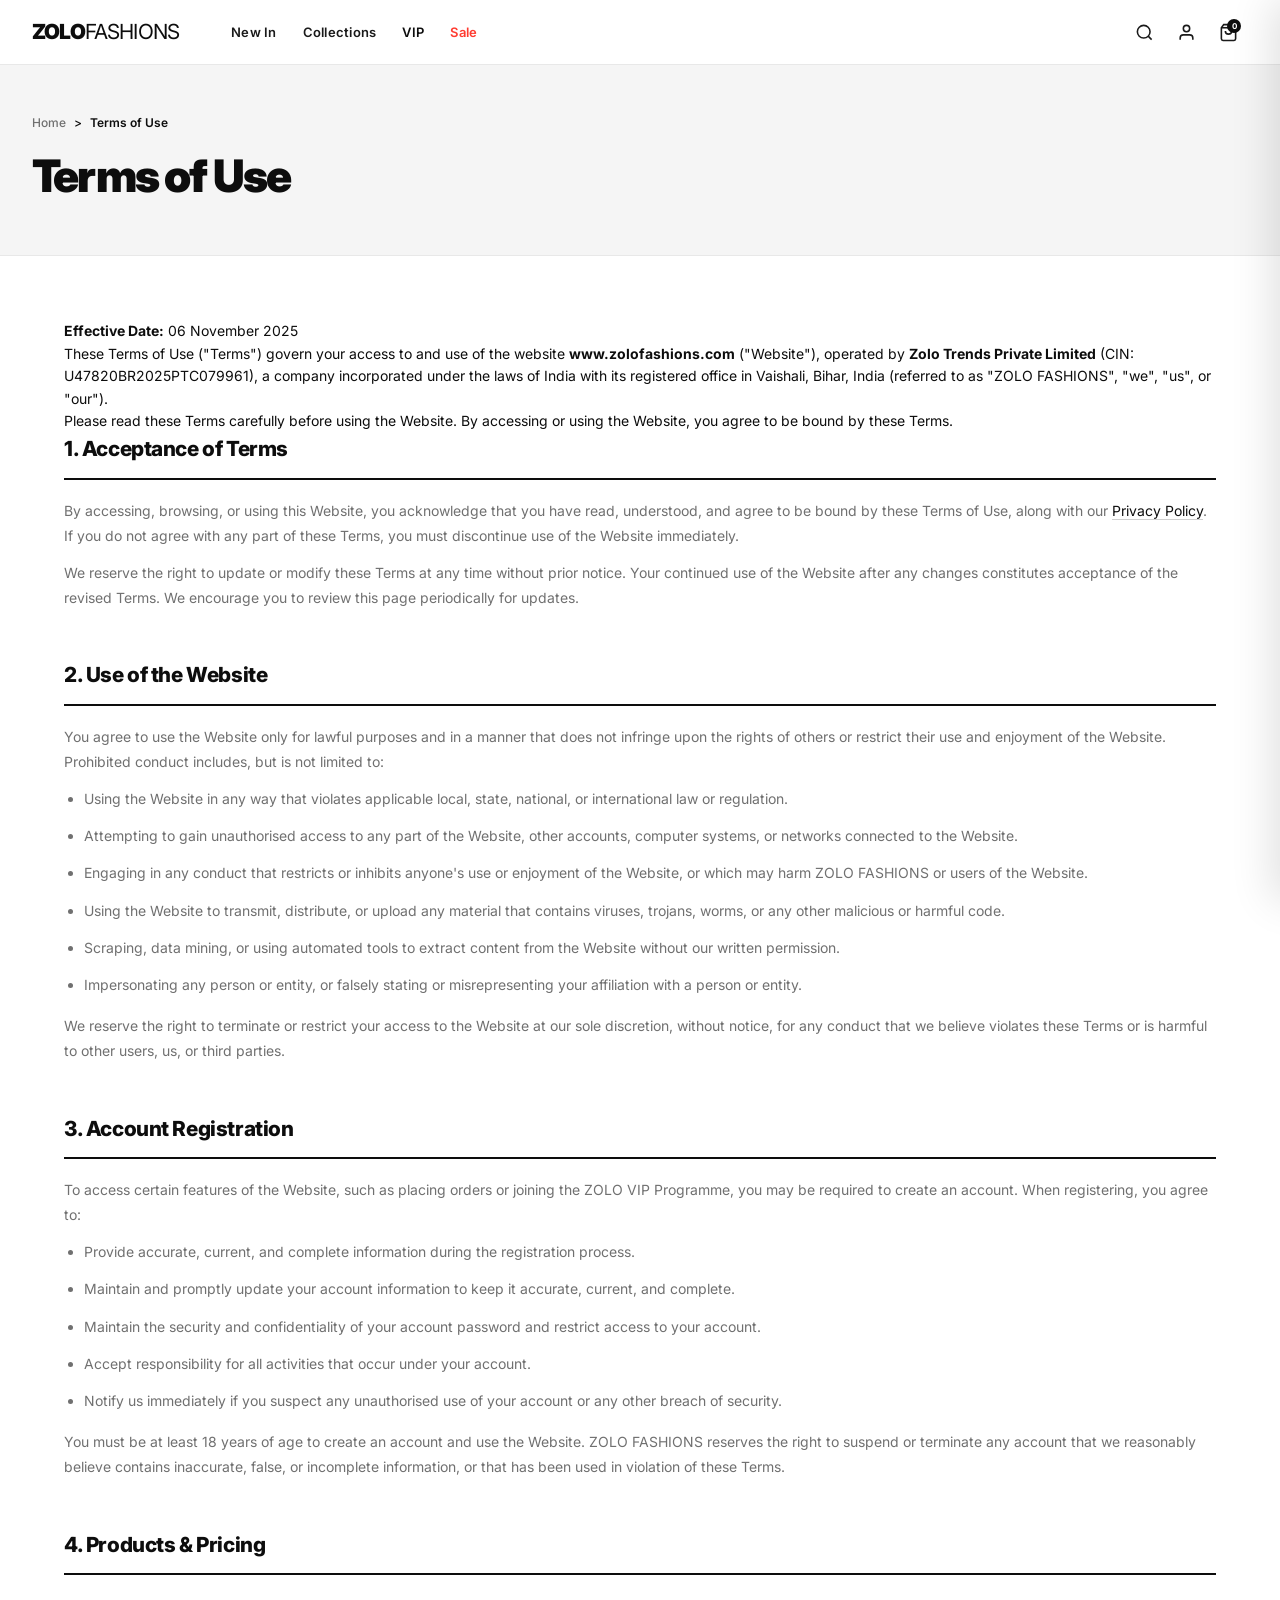
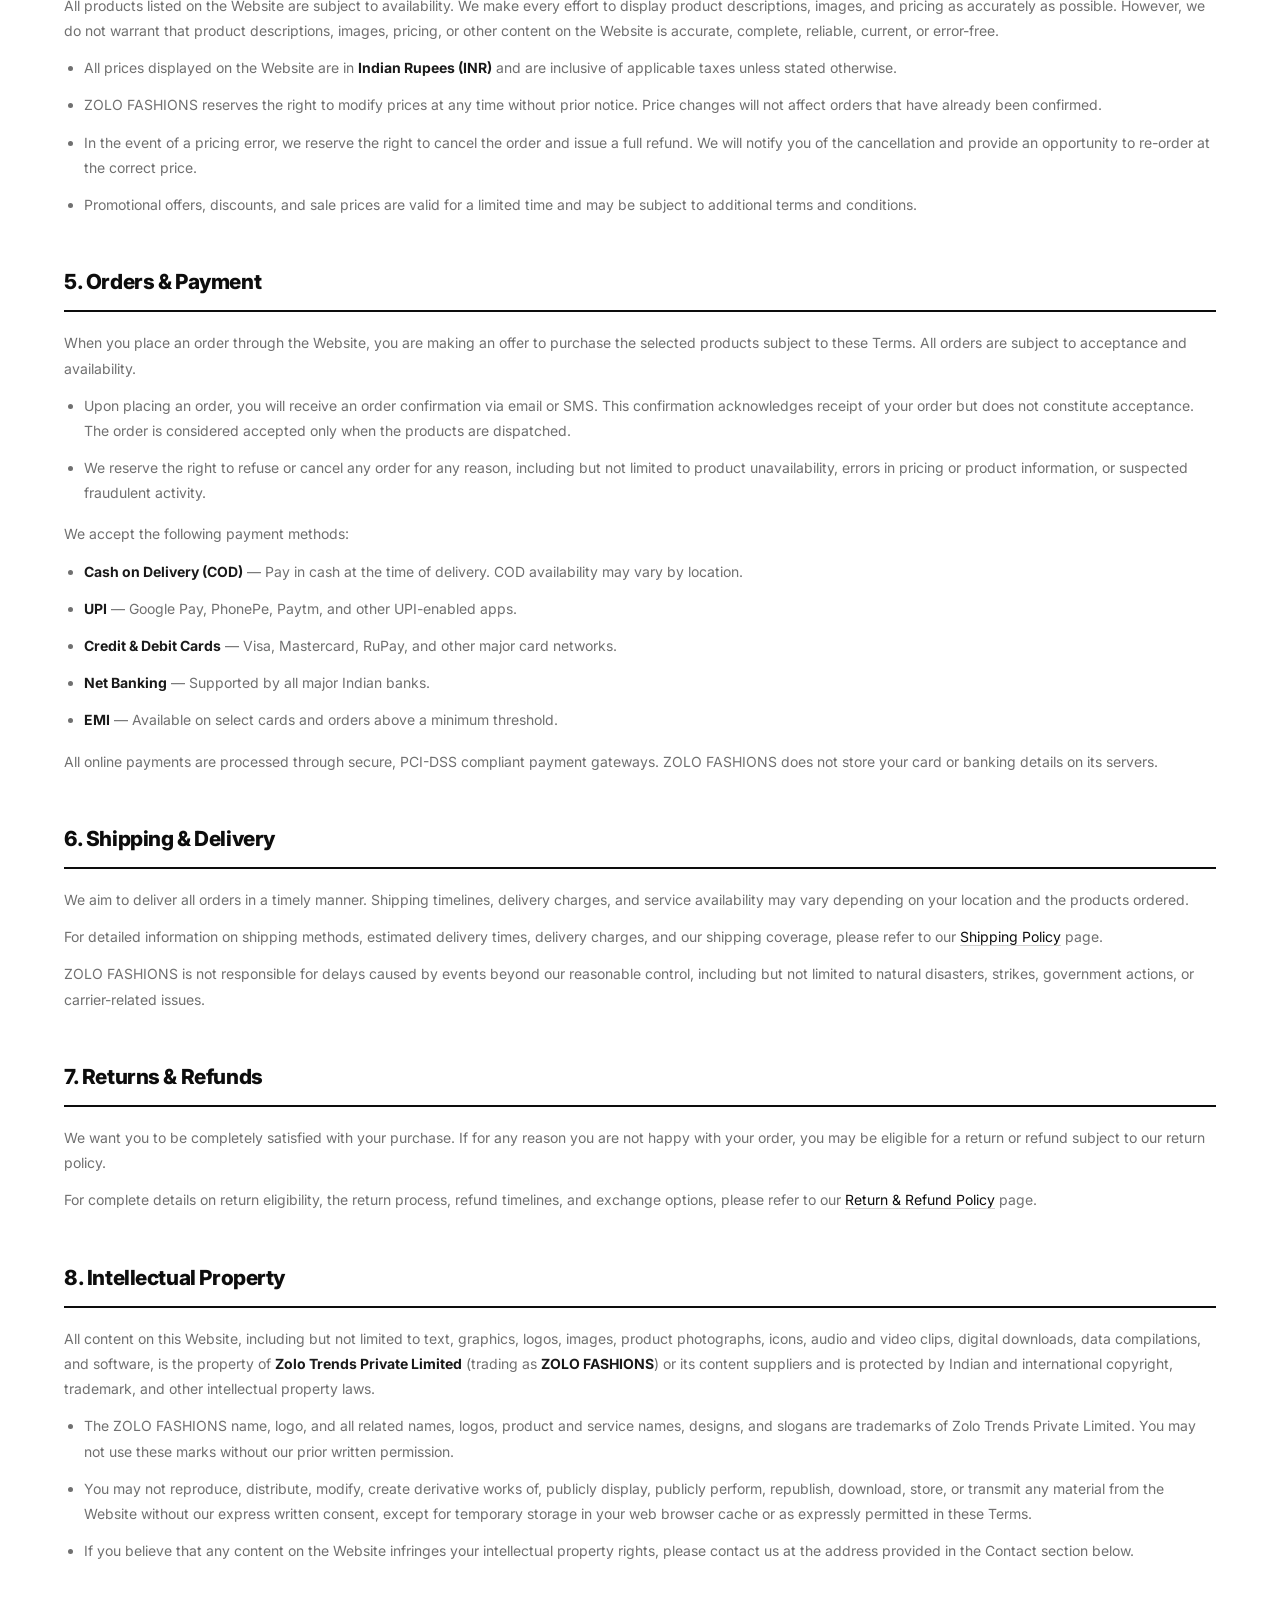
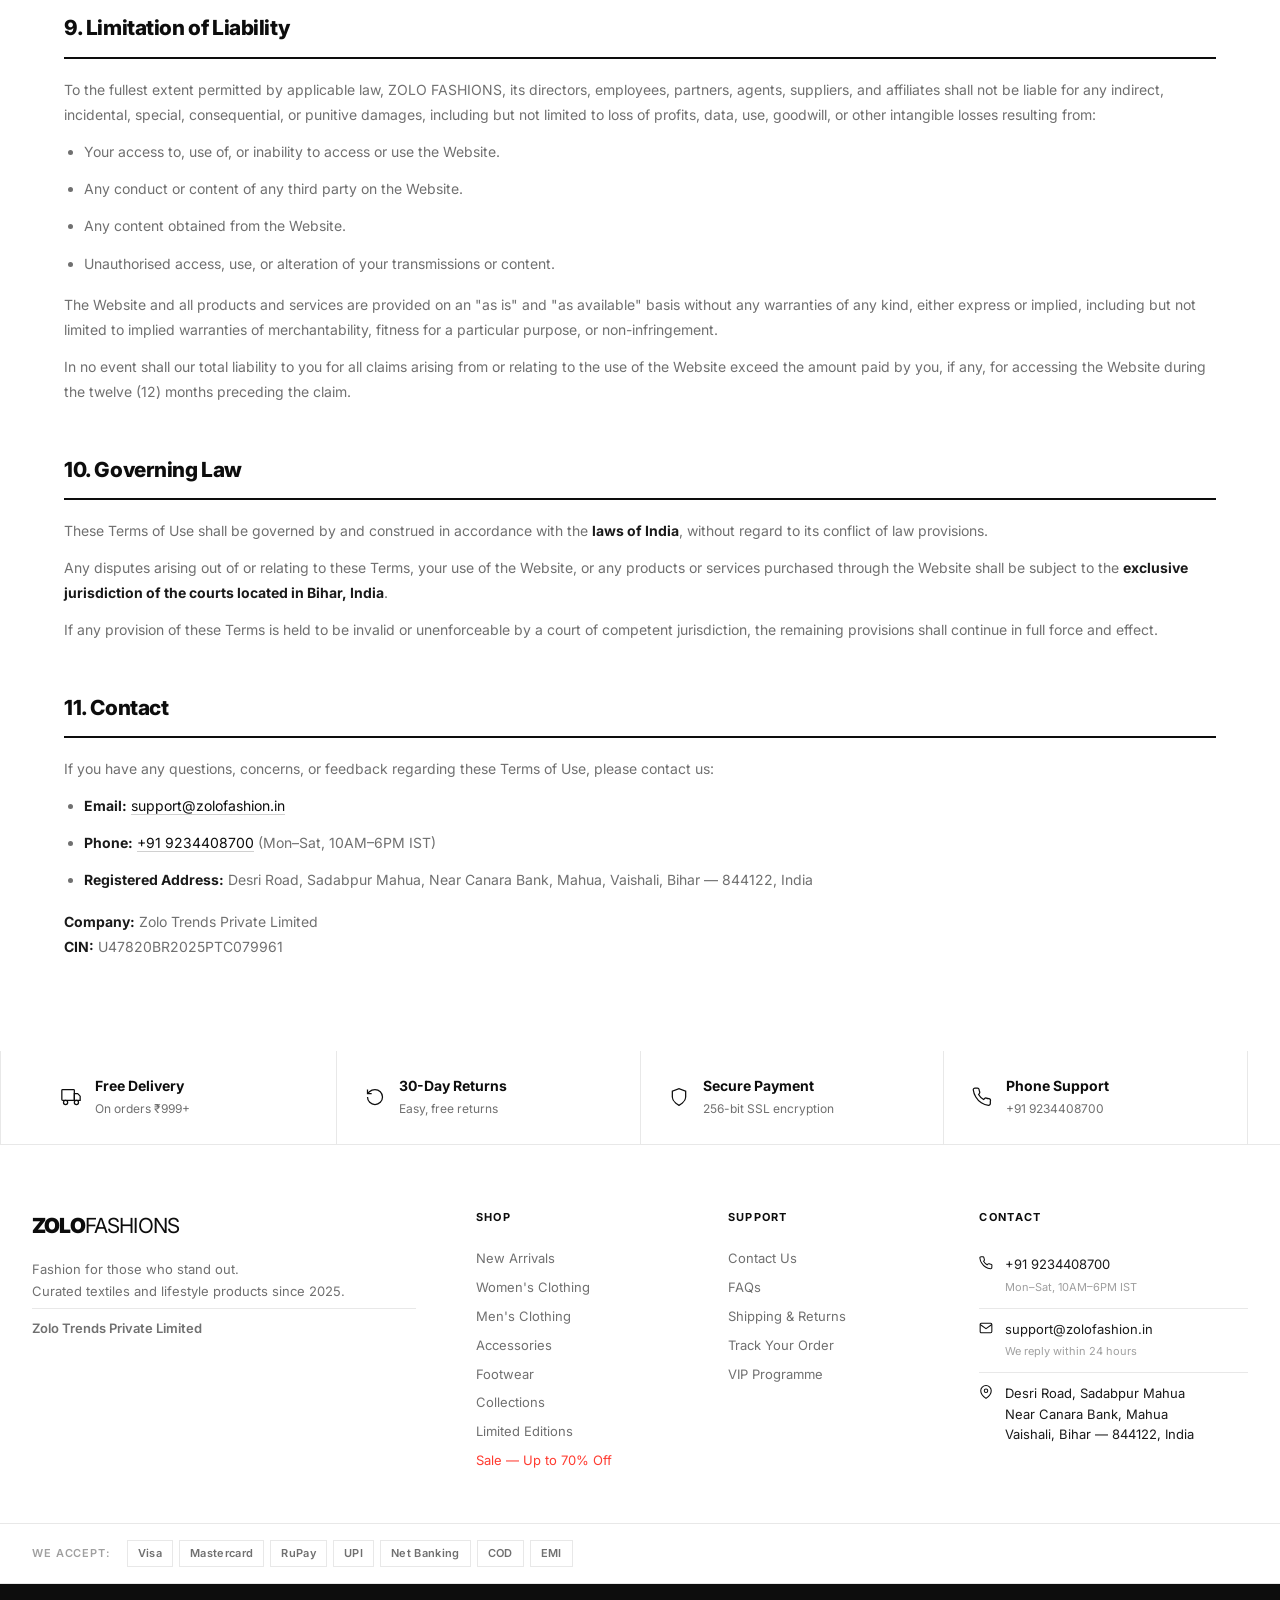
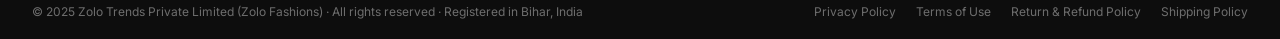
<file: terms.html>
<!DOCTYPE html>
<html lang="en">
<head>
    <link rel="icon" type="image/x-icon" href="favicon.ico">
    <link rel="icon" type="image/png" href="favicon.png">
    <link rel="icon" type="image/svg+xml" href="favicon.svg">
  <meta charset="UTF-8" />
  <meta name="viewport" content="width=device-width, initial-scale=1.0" />
  <title>Terms of Use — Zolo Fashions</title>
  <meta name="description" content="Terms of Use for Zolo Fashions — operated by Zolo Trends Private Limited. Read our terms and conditions for using the website." />
  <link rel="preconnect" href="https://fonts.googleapis.com" />
  <link rel="preconnect" href="https://fonts.gstatic.com" crossorigin />
  <link href="https://fonts.googleapis.com/css2?family=Inter:wght@300;400;500;600;700;800;900&display=swap" rel="stylesheet" />
  <link rel="stylesheet" href="style.css" />
</head>
<body>

  <!-- HEADER -->
  <header class="header" id="header">
    <div class="header__inner container">
      <button class="header__burger" aria-label="Menu" id="burger"><span></span><span></span><span></span></button>
      <div class="header__logo"><a href="index.html">ZOLO<span>FASHIONS</span></a></div>
      <nav class="header__nav" id="nav">
        <ul>
          
          
          <li><a href="catalog.html">New In</a></li>
          <li><a href="catalog.html">Collections</a></li>
          <li><a href="index.html#vip" class="nav-vip">VIP</a></li>
          <li><a href="catalog.html" class="nav-sale">Sale</a></li>
        </ul>
      </nav>
      <div class="header__actions">
        <button class="action-btn" id="searchToggle" aria-label="Search"><svg width="19" height="19" viewBox="0 0 24 24" fill="none" stroke="currentColor" stroke-width="2"><circle cx="11" cy="11" r="8"/><path d="m21 21-4.35-4.35"/></svg></button>
        <a href="login.html" class="action-btn" aria-label="Account"><svg width="19" height="19" viewBox="0 0 24 24" fill="none" stroke="currentColor" stroke-width="2"><path d="M20 21v-2a4 4 0 0 0-4-4H8a4 4 0 0 0-4 4v2"/><circle cx="12" cy="7" r="4"/></svg></a>
        <button class="action-btn action-btn--cart" aria-label="Bag"><svg width="19" height="19" viewBox="0 0 24 24" fill="none" stroke="currentColor" stroke-width="2"><path d="M6 2 3 6v14a2 2 0 0 0 2 2h14a2 2 0 0 0 2-2V6l-3-4z"/><line x1="3" y1="6" x2="21" y2="6"/><path d="M16 10a4 4 0 0 1-8 0"/></svg><span class="cart-badge">0</span></button>
      </div>
    </div>
    <div class="search-bar" id="searchBar">
      <div class="container search-bar__inner">
        <svg width="18" height="18" viewBox="0 0 24 24" fill="none" stroke="currentColor" stroke-width="2"><circle cx="11" cy="11" r="8"/><path d="m21 21-4.35-4.35"/></svg>
        <input type="search" placeholder="Search for products, brands, categories..." id="searchInput" />
        <button class="search-bar__close" id="searchClose"><svg width="18" height="18" viewBox="0 0 24 24" fill="none" stroke="currentColor" stroke-width="2"><line x1="18" y1="6" x2="6" y2="18"/><line x1="6" y1="6" x2="18" y2="18"/></svg></button>
      </div>
    </div>
  </header>

  <main>

    <!-- PAGE HERO -->
    <section class="page-hero">
      <div class="container">
        <nav class="breadcrumb">
          <a href="index.html">Home</a>
          <span>&gt;</span>
          <span>Terms of Use</span>
        </nav>
        <h1 class="page-hero__title">Terms of Use</h1>
      </div>
    </section>

    <!-- TERMS CONTENT -->
    <section class="page-content">
      <div class="container">

        <p><strong>Effective Date:</strong> 06 November 2025</p>
        <p>These Terms of Use ("Terms") govern your access to and use of the website <strong>www.zolofashions.com</strong> ("Website"), operated by <strong>Zolo Trends Private Limited</strong> (CIN: U47820BR2025PTC079961), a company incorporated under the laws of India with its registered office in Vaishali, Bihar, India (referred to as "ZOLO FASHIONS", "we", "us", or "our").</p>
        <p>Please read these Terms carefully before using the Website. By accessing or using the Website, you agree to be bound by these Terms.</p>

        <!-- 1. Acceptance of Terms -->
        <div class="policy-section">
          <h2>1. Acceptance of Terms</h2>
          <p>By accessing, browsing, or using this Website, you acknowledge that you have read, understood, and agree to be bound by these Terms of Use, along with our <a href="privacy.html">Privacy Policy</a>. If you do not agree with any part of these Terms, you must discontinue use of the Website immediately.</p>
          <p>We reserve the right to update or modify these Terms at any time without prior notice. Your continued use of the Website after any changes constitutes acceptance of the revised Terms. We encourage you to review this page periodically for updates.</p>
        </div>

        <!-- 2. Use of the Website -->
        <div class="policy-section">
          <h2>2. Use of the Website</h2>
          <p>You agree to use the Website only for lawful purposes and in a manner that does not infringe upon the rights of others or restrict their use and enjoyment of the Website. Prohibited conduct includes, but is not limited to:</p>
          <ul>
            <li>Using the Website in any way that violates applicable local, state, national, or international law or regulation.</li>
            <li>Attempting to gain unauthorised access to any part of the Website, other accounts, computer systems, or networks connected to the Website.</li>
            <li>Engaging in any conduct that restricts or inhibits anyone's use or enjoyment of the Website, or which may harm ZOLO FASHIONS or users of the Website.</li>
            <li>Using the Website to transmit, distribute, or upload any material that contains viruses, trojans, worms, or any other malicious or harmful code.</li>
            <li>Scraping, data mining, or using automated tools to extract content from the Website without our written permission.</li>
            <li>Impersonating any person or entity, or falsely stating or misrepresenting your affiliation with a person or entity.</li>
          </ul>
          <p>We reserve the right to terminate or restrict your access to the Website at our sole discretion, without notice, for any conduct that we believe violates these Terms or is harmful to other users, us, or third parties.</p>
        </div>

        <!-- 3. Account Registration -->
        <div class="policy-section">
          <h2>3. Account Registration</h2>
          <p>To access certain features of the Website, such as placing orders or joining the ZOLO VIP Programme, you may be required to create an account. When registering, you agree to:</p>
          <ul>
            <li>Provide accurate, current, and complete information during the registration process.</li>
            <li>Maintain and promptly update your account information to keep it accurate, current, and complete.</li>
            <li>Maintain the security and confidentiality of your account password and restrict access to your account.</li>
            <li>Accept responsibility for all activities that occur under your account.</li>
            <li>Notify us immediately if you suspect any unauthorised use of your account or any other breach of security.</li>
          </ul>
          <p>You must be at least 18 years of age to create an account and use the Website. ZOLO FASHIONS reserves the right to suspend or terminate any account that we reasonably believe contains inaccurate, false, or incomplete information, or that has been used in violation of these Terms.</p>
        </div>

        <!-- 4. Products & Pricing -->
        <div class="policy-section">
          <h2>4. Products &amp; Pricing</h2>
          <p>All products listed on the Website are subject to availability. We make every effort to display product descriptions, images, and pricing as accurately as possible. However, we do not warrant that product descriptions, images, pricing, or other content on the Website is accurate, complete, reliable, current, or error-free.</p>
          <ul>
            <li>All prices displayed on the Website are in <strong>Indian Rupees (INR)</strong> and are inclusive of applicable taxes unless stated otherwise.</li>
            <li>ZOLO FASHIONS reserves the right to modify prices at any time without prior notice. Price changes will not affect orders that have already been confirmed.</li>
            <li>In the event of a pricing error, we reserve the right to cancel the order and issue a full refund. We will notify you of the cancellation and provide an opportunity to re-order at the correct price.</li>
            <li>Promotional offers, discounts, and sale prices are valid for a limited time and may be subject to additional terms and conditions.</li>
          </ul>
        </div>

        <!-- 5. Orders & Payment -->
        <div class="policy-section">
          <h2>5. Orders &amp; Payment</h2>
          <p>When you place an order through the Website, you are making an offer to purchase the selected products subject to these Terms. All orders are subject to acceptance and availability.</p>
          <ul>
            <li>Upon placing an order, you will receive an order confirmation via email or SMS. This confirmation acknowledges receipt of your order but does not constitute acceptance. The order is considered accepted only when the products are dispatched.</li>
            <li>We reserve the right to refuse or cancel any order for any reason, including but not limited to product unavailability, errors in pricing or product information, or suspected fraudulent activity.</li>
          </ul>
          <p>We accept the following payment methods:</p>
          <ul>
            <li><strong>Cash on Delivery (COD)</strong> — Pay in cash at the time of delivery. COD availability may vary by location.</li>
            <li><strong>UPI</strong> — Google Pay, PhonePe, Paytm, and other UPI-enabled apps.</li>
            <li><strong>Credit &amp; Debit Cards</strong> — Visa, Mastercard, RuPay, and other major card networks.</li>
            <li><strong>Net Banking</strong> — Supported by all major Indian banks.</li>
            <li><strong>EMI</strong> — Available on select cards and orders above a minimum threshold.</li>
          </ul>
          <p>All online payments are processed through secure, PCI-DSS compliant payment gateways. ZOLO FASHIONS does not store your card or banking details on its servers.</p>
        </div>

        <!-- 6. Shipping & Delivery -->
        <div class="policy-section">
          <h2>6. Shipping &amp; Delivery</h2>
          <p>We aim to deliver all orders in a timely manner. Shipping timelines, delivery charges, and service availability may vary depending on your location and the products ordered.</p>
          <p>For detailed information on shipping methods, estimated delivery times, delivery charges, and our shipping coverage, please refer to our <a href="shipping.html">Shipping Policy</a> page.</p>
          <p>ZOLO FASHIONS is not responsible for delays caused by events beyond our reasonable control, including but not limited to natural disasters, strikes, government actions, or carrier-related issues.</p>
        </div>

        <!-- 7. Returns & Refunds -->
        <div class="policy-section">
          <h2>7. Returns &amp; Refunds</h2>
          <p>We want you to be completely satisfied with your purchase. If for any reason you are not happy with your order, you may be eligible for a return or refund subject to our return policy.</p>
          <p>For complete details on return eligibility, the return process, refund timelines, and exchange options, please refer to our <a href="shipping.html">Return &amp; Refund Policy</a> page.</p>
        </div>

        <!-- 8. Intellectual Property -->
        <div class="policy-section">
          <h2>8. Intellectual Property</h2>
          <p>All content on this Website, including but not limited to text, graphics, logos, images, product photographs, icons, audio and video clips, digital downloads, data compilations, and software, is the property of <strong>Zolo Trends Private Limited</strong> (trading as <strong>ZOLO FASHIONS</strong>) or its content suppliers and is protected by Indian and international copyright, trademark, and other intellectual property laws.</p>
          <ul>
            <li>The ZOLO FASHIONS name, logo, and all related names, logos, product and service names, designs, and slogans are trademarks of Zolo Trends Private Limited. You may not use these marks without our prior written permission.</li>
            <li>You may not reproduce, distribute, modify, create derivative works of, publicly display, publicly perform, republish, download, store, or transmit any material from the Website without our express written consent, except for temporary storage in your web browser cache or as expressly permitted in these Terms.</li>
            <li>If you believe that any content on the Website infringes your intellectual property rights, please contact us at the address provided in the Contact section below.</li>
          </ul>
        </div>

        <!-- 9. Limitation of Liability -->
        <div class="policy-section">
          <h2>9. Limitation of Liability</h2>
          <p>To the fullest extent permitted by applicable law, ZOLO FASHIONS, its directors, employees, partners, agents, suppliers, and affiliates shall not be liable for any indirect, incidental, special, consequential, or punitive damages, including but not limited to loss of profits, data, use, goodwill, or other intangible losses resulting from:</p>
          <ul>
            <li>Your access to, use of, or inability to access or use the Website.</li>
            <li>Any conduct or content of any third party on the Website.</li>
            <li>Any content obtained from the Website.</li>
            <li>Unauthorised access, use, or alteration of your transmissions or content.</li>
          </ul>
          <p>The Website and all products and services are provided on an "as is" and "as available" basis without any warranties of any kind, either express or implied, including but not limited to implied warranties of merchantability, fitness for a particular purpose, or non-infringement.</p>
          <p>In no event shall our total liability to you for all claims arising from or relating to the use of the Website exceed the amount paid by you, if any, for accessing the Website during the twelve (12) months preceding the claim.</p>
        </div>

        <!-- 10. Governing Law -->
        <div class="policy-section">
          <h2>10. Governing Law</h2>
          <p>These Terms of Use shall be governed by and construed in accordance with the <strong>laws of India</strong>, without regard to its conflict of law provisions.</p>
          <p>Any disputes arising out of or relating to these Terms, your use of the Website, or any products or services purchased through the Website shall be subject to the <strong>exclusive jurisdiction of the courts located in Bihar, India</strong>.</p>
          <p>If any provision of these Terms is held to be invalid or unenforceable by a court of competent jurisdiction, the remaining provisions shall continue in full force and effect.</p>
        </div>

        <!-- 11. Contact -->
        <div class="policy-section">
          <h2>11. Contact</h2>
          <p>If you have any questions, concerns, or feedback regarding these Terms of Use, please contact us:</p>
          <ul>
            <li><strong>Email:</strong> <a href="mailto:support@zolofashion.in">support@zolofashion.in</a></li>
            <li><strong>Phone:</strong> <a href="tel:+919234408700">+91 9234408700</a> (Mon–Sat, 10AM–6PM IST)</li>
            <li><strong>Registered Address:</strong> Desri Road, Sadabpur Mahua, Near Canara Bank, Mahua, Vaishali, Bihar — 844122, India</li>
          </ul>
          <p><strong>Company:</strong> Zolo Trends Private Limited<br />
          <strong>CIN:</strong> U47820BR2025PTC079961</p>
        </div>

      </div>
    </section>

  </main>

  <!-- FOOTER -->
  <footer class="footer">
    <div class="footer__trust">
      <div class="container footer__trust-grid">
        <div class="trust-item"><svg width="20" height="20" viewBox="0 0 24 24" fill="none" stroke="currentColor" stroke-width="1.5"><rect x="1" y="3" width="15" height="13" rx="1"/><path d="M16 8h4l3 3v5h-7V8z"/><circle cx="5.5" cy="18.5" r="2.5"/><circle cx="18.5" cy="18.5" r="2.5"/></svg><div><strong>Free Delivery</strong><span>On orders ₹999+</span></div></div>
        <div class="trust-item"><svg width="20" height="20" viewBox="0 0 24 24" fill="none" stroke="currentColor" stroke-width="1.5"><path d="M3 12a9 9 0 1 0 9-9 9.75 9.75 0 0 0-6.74 2.74L3 8"/><path d="M3 3v5h5"/></svg><div><strong>30-Day Returns</strong><span>Easy, free returns</span></div></div>
        <div class="trust-item"><svg width="20" height="20" viewBox="0 0 24 24" fill="none" stroke="currentColor" stroke-width="1.5"><path d="M12 22s8-4 8-10V5l-8-3-8 3v7c0 6 8 10 8 10z"/></svg><div><strong>Secure Payment</strong><span>256-bit SSL encryption</span></div></div>
        <div class="trust-item"><svg width="20" height="20" viewBox="0 0 24 24" fill="none" stroke="currentColor" stroke-width="1.5"><path d="M22 16.92v3a2 2 0 0 1-2.18 2 19.79 19.79 0 0 1-8.63-3.07A19.5 19.5 0 0 1 4.59 12a19.79 19.79 0 0 1-3.07-8.67A2 2 0 0 1 3.5 1.25h3a2 2 0 0 1 2 1.72c.127.96.361 1.903.7 2.81a2 2 0 0 1-.45 2.11L7.91 9a16 16 0 0 0 6 6l1.27-1.27a2 2 0 0 1 2.11-.45c.907.339 1.85.573 2.81.7A2 2 0 0 1 22 16.92z"/></svg><div><strong>Phone Support</strong><span>+91 9234408700</span></div></div>
      </div>
    </div>
    <div class="footer__main container">
      <div class="footer__brand">
        <div class="footer__logo">ZOLO<span>FASHIONS</span></div>
        <p>Fashion for those who stand out.<br />Curated textiles and lifestyle products since 2025.</p>
        <p class="footer__legal-name">Zolo Trends Private Limited</p>
      </div>
      <div class="footer__col">
        <h5>Shop</h5>
        <a href="#">New Arrivals</a><a href="#">Women's Clothing</a><a href="#">Men's Clothing</a><a href="#">Accessories</a><a href="#">Footwear</a><a href="#">Collections</a><a href="#">Limited Editions</a><a href="#" class="footer__link--sale">Sale — Up to 70% Off</a>
      </div>
      <div class="footer__col">
        <h5>Support</h5>
        <a href="contact.html">Contact Us</a>
        <a href="faq.html">FAQs</a>
        <a href="shipping.html">Shipping &amp; Returns</a>
        <a href="track-order.html">Track Your Order</a>
        <a href="#vip">VIP Programme</a>
      </div>
      <div class="footer__col footer__col--contact">
        <h5>Contact</h5>
        <div class="footer__contact-item">
          <svg width="14" height="14" viewBox="0 0 24 24" fill="none" stroke="currentColor" stroke-width="1.8"><path d="M22 16.92v3a2 2 0 0 1-2.18 2 19.79 19.79 0 0 1-8.63-3.07A19.5 19.5 0 0 1 4.59 12a19.79 19.79 0 0 1-3.07-8.67A2 2 0 0 1 3.5 1.25h3a2 2 0 0 1 2 1.72c.127.96.361 1.903.7 2.81a2 2 0 0 1-.45 2.11L7.91 9a16 16 0 0 0 6 6l1.27-1.27a2 2 0 0 1 2.11-.45c.907.339 1.85.573 2.81.7A2 2 0 0 1 22 16.92z"/></svg>
          <div><a href="tel:+919234408700">+91 9234408700</a><small>Mon–Sat, 10AM–6PM IST</small></div>
        </div>
        <div class="footer__contact-item">
          <svg width="14" height="14" viewBox="0 0 24 24" fill="none" stroke="currentColor" stroke-width="1.8"><path d="M4 4h16c1.1 0 2 .9 2 2v12c0 1.1-.9 2-2 2H4c-1.1 0-2-.9-2-2V6c0-1.1.9-2 2-2z"/><polyline points="22,6 12,13 2,6"/></svg>
          <div><a href="mailto:support@zolofashion.in">support@zolofashion.in</a><small>We reply within 24 hours</small></div>
        </div>
        <div class="footer__contact-item">
          <svg width="14" height="14" viewBox="0 0 24 24" fill="none" stroke="currentColor" stroke-width="1.8"><path d="M21 10c0 7-9 13-9 13s-9-6-9-13a9 9 0 0 1 18 0z"/><circle cx="12" cy="10" r="3"/></svg>
          <div><span>Desri Road, Sadabpur Mahua<br />Near Canara Bank, Mahua<br />Vaishali, Bihar — 844122, India</span></div>
        </div>
      </div>
    </div>
    
    </div>
    <div class="footer__pay">
      <div class="container footer__pay-inner">
        <span class="footer__pay-label">We accept:</span>
        <div class="footer__pay-icons"><span class="pay-chip">Visa</span><span class="pay-chip">Mastercard</span><span class="pay-chip">RuPay</span><span class="pay-chip">UPI</span><span class="pay-chip">Net Banking</span><span class="pay-chip">COD</span><span class="pay-chip">EMI</span></div>
      </div>
    </div>
    <div class="footer__bottom">
      <div class="container footer__bottom-inner">
        <p>© 2025 Zolo Trends Private Limited (Zolo Fashions) · All rights reserved · Registered in Bihar, India</p>
        <nav class="footer__bottom-links"><a href="privacy.html">Privacy Policy</a><a href="terms.html">Terms of Use</a><a href="shipping.html">Return &amp; Refund Policy</a><a href="shipping.html">Shipping Policy</a></nav>
      </div>
    </div>
  </footer>

  <script src="main.js"></script>
  <script src="cart.js"></script>

  <!-- CART DRAWER -->
  <div class="cart-overlay" id="cartOverlay" aria-hidden="true"></div>
  <div class="cart-drawer" id="cartDrawer" role="dialog" aria-label="Shopping bag" aria-modal="true">
    <div class="cart-drawer__head">
      <h2 class="cart-drawer__title">Your Bag <span class="cart-drawer__count" id="cartDrawerCount">(0)</span></h2>
      <button class="cart-drawer__close" id="cartClose" aria-label="Close bag">
        <svg width="18" height="18" viewBox="0 0 24 24" fill="none" stroke="currentColor" stroke-width="2">
          <line x1="18" y1="6" x2="6" y2="18"/><line x1="6" y1="6" x2="18" y2="18"/>
        </svg>
      </button>
    </div>
    <div class="cart-drawer__body" id="cartBody"></div>
    <div class="cart-drawer__foot" id="cartFoot">
      <div class="cart-drawer__subtotal">
        <span>Subtotal</span>
        <span id="cartTotal">₹0</span>
      </div>
      <p class="cart-drawer__delivery-note">Free delivery on orders ₹999+</p>
      <a href="login.html" class="cart-drawer__checkout">Proceed to Checkout</a>
    </div>
  </div>
</body>
</html>
</file>
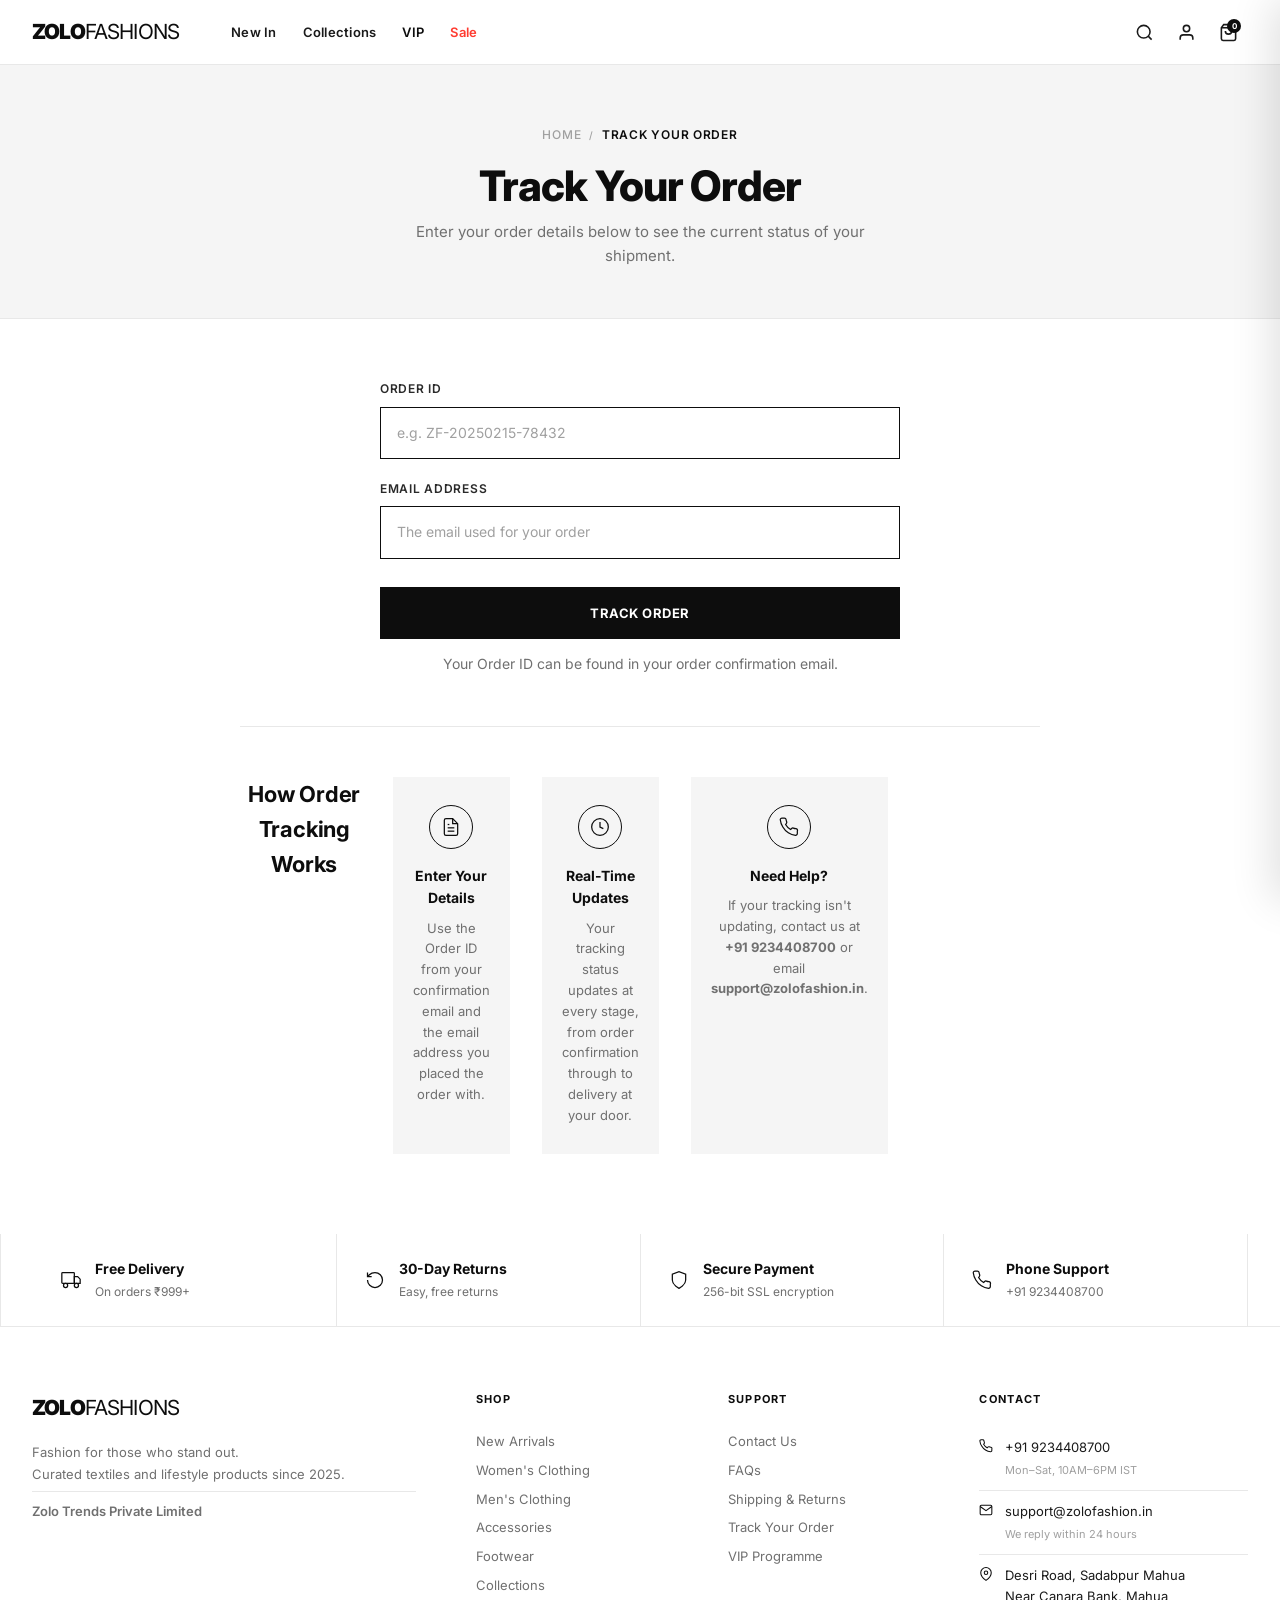
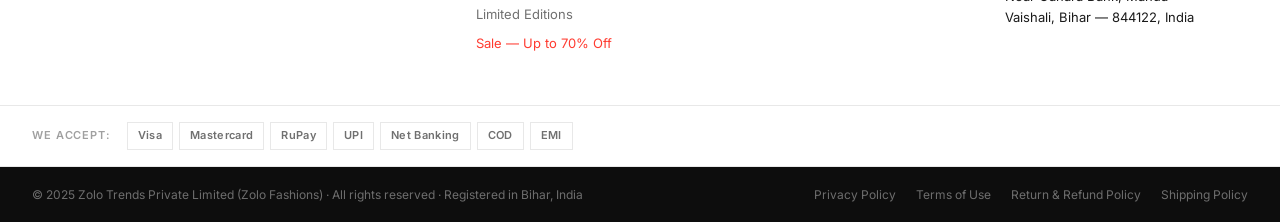
<file: track-order.html>
<!DOCTYPE html>
<html lang="en">
<head>
    <link rel="icon" type="image/x-icon" href="favicon.ico">
    <link rel="icon" type="image/png" href="favicon.png">
    <link rel="icon" type="image/svg+xml" href="favicon.svg">
  <meta charset="UTF-8" />
  <meta name="viewport" content="width=device-width, initial-scale=1.0" />
  <title>Track Your Order — Zolo Fashions</title>
  <meta name="description" content="Track your Zolo Fashions order in real time. Enter your Order ID and email to see the latest status." />
  <link rel="preconnect" href="https://fonts.googleapis.com" />
  <link rel="preconnect" href="https://fonts.gstatic.com" crossorigin />
  <link href="https://fonts.googleapis.com/css2?family=Inter:wght@300;400;500;600;700;800;900&display=swap" rel="stylesheet" />
  <link rel="stylesheet" href="style.css" />
  <style>
    /* ─── PAGE HERO ─── */
    .page-hero {
      background: var(--gray-1);
      padding: 60px 0 50px;
      text-align: center;
      border-bottom: 1px solid var(--border);
    }
    .page-hero h1 {
      font-size: clamp(28px, 4vw, 42px);
      font-weight: 800;
      letter-spacing: -.02em;
      line-height: 1.15;
      margin-bottom: 10px;
    }
    .page-hero p {
      color: var(--text-muted);
      font-size: 15px;
      max-width: 480px;
      margin: 0 auto;
    }
    .breadcrumb {
      display: flex;
      align-items: center;
      justify-content: center;
      gap: 8px;
      font-size: 12px;
      font-weight: 500;
      color: var(--gray-4);
      text-transform: uppercase;
      letter-spacing: .06em;
      margin-bottom: 18px;
    }
    .breadcrumb a {
      color: var(--gray-4);
      transition: color var(--transition);
    }
    .breadcrumb a:hover { color: var(--black); }
    .breadcrumb .sep { font-size: 10px; }

    /* ─── PAGE CONTENT ─── */
    .page-content {
      padding: 60px 0 80px;
    }

    /* ─── TRACK FORM ─── */
    .track-form {
      max-width: 520px;
      margin: 0 auto 50px;
    }
    .track-form__group {
      margin-bottom: 20px;
    }
    .track-form__group label {
      display: block;
      font-size: 12px;
      font-weight: 600;
      text-transform: uppercase;
      letter-spacing: .06em;
      margin-bottom: 8px;
      color: var(--text-2);
    }
    .track-form__group input {
      width: 100%;
      padding: 14px 16px;
      font-size: 14px;
      border: 1.5px solid var(--black);
      background: var(--white);
      color: var(--text);
      outline: none;
      transition: border-color var(--transition), box-shadow var(--transition);
    }
    .track-form__group input::placeholder {
      color: var(--gray-4);
    }
    .track-form__group input:focus {
      border-color: var(--black);
      box-shadow: 0 0 0 3px rgba(13,13,13,.08);
    }
    .track-form__btn {
      width: 100%;
      justify-content: center;
      margin-top: 8px;
      padding: 15px 26px;
    }
    .track-form__note {
      text-align: center;
      font-size: 12px;
      color: var(--gray-4);
      margin-top: 14px;
    }

    /* ─── TRACK RESULT ─── */
    .track-result {
      display: none;
      max-width: 640px;
      margin: 0 auto 60px;
      border: 1.5px solid var(--border);
      padding: 36px 40px;
    }
    .track-result.is-visible {
      display: block;
    }
    .track-result__header {
      display: flex;
      justify-content: space-between;
      align-items: flex-start;
      flex-wrap: wrap;
      gap: 12px;
      margin-bottom: 32px;
      padding-bottom: 24px;
      border-bottom: 1px solid var(--border);
    }
    .track-result__header h3 {
      font-size: 16px;
      font-weight: 700;
      letter-spacing: -.01em;
    }
    .track-result__header p {
      font-size: 13px;
      color: var(--text-muted);
      margin-top: 4px;
    }
    .track-result__status-badge {
      display: inline-block;
      padding: 6px 16px;
      font-size: 11px;
      font-weight: 700;
      text-transform: uppercase;
      letter-spacing: .06em;
      background: var(--black);
      color: var(--white);
    }

    /* ─── TRACK STEPS ─── */
    .track-steps {
      position: relative;
      padding: 0;
    }
    .track-step {
      display: flex;
      align-items: flex-start;
      gap: 20px;
      position: relative;
      padding-bottom: 32px;
    }
    .track-step:last-child {
      padding-bottom: 0;
    }
    .track-step__indicator {
      position: relative;
      flex-shrink: 0;
      width: 32px;
      height: 32px;
      border-radius: 50%;
      border: 2px solid var(--gray-3);
      background: var(--white);
      display: flex;
      align-items: center;
      justify-content: center;
      z-index: 1;
    }
    .track-step__indicator svg {
      display: none;
    }
    .track-step.is-completed .track-step__indicator {
      background: var(--black);
      border-color: var(--black);
    }
    .track-step.is-completed .track-step__indicator svg {
      display: block;
    }
    .track-step.is-active .track-step__indicator {
      border-color: var(--black);
      box-shadow: 0 0 0 4px rgba(13,13,13,.1);
    }
    .track-step.is-active .track-step__indicator::after {
      content: '';
      width: 10px;
      height: 10px;
      border-radius: 50%;
      background: var(--black);
    }
    /* Connector line */
    .track-step:not(:last-child)::before {
      content: '';
      position: absolute;
      left: 15px;
      top: 32px;
      width: 2px;
      height: calc(100% - 32px);
      background: var(--gray-2);
    }
    .track-step.is-completed:not(:last-child)::before {
      background: var(--black);
    }
    .track-step__body {
      padding-top: 4px;
    }
    .track-step__title {
      font-size: 14px;
      font-weight: 600;
      color: var(--text);
      margin-bottom: 2px;
    }
    .track-step__desc {
      font-size: 13px;
      color: var(--text-muted);
    }
    .track-step__date {
      font-size: 12px;
      color: var(--gray-4);
      margin-top: 4px;
    }
    .track-step:not(.is-completed):not(.is-active) .track-step__title {
      color: var(--gray-4);
    }
    .track-step:not(.is-completed):not(.is-active) .track-step__desc {
      color: var(--gray-3);
    }

    /* ─── TRACKING INFO ─── */
    .track-info {
      max-width: 800px;
      margin: 0 auto;
      border-top: 1px solid var(--border);
      padding-top: 50px;
    }
    .track-info h2 {
      font-size: 22px;
      font-weight: 700;
      text-align: center;
      margin-bottom: 40px;
      letter-spacing: -.01em;
    }
    .track-info__grid {
      display: grid;
      grid-template-columns: repeat(3, 1fr);
      gap: 32px;
    }
    .track-info__item {
      text-align: center;
      padding: 28px 20px;
      background: var(--gray-1);
    }
    .track-info__icon {
      width: 44px;
      height: 44px;
      margin: 0 auto 16px;
      display: flex;
      align-items: center;
      justify-content: center;
      border: 1.5px solid var(--black);
      border-radius: 50%;
    }
    .track-info__item h4 {
      font-size: 14px;
      font-weight: 700;
      margin-bottom: 8px;
    }
    .track-info__item p {
      font-size: 13px;
      color: var(--text-muted);
      line-height: 1.6;
    }

    /* ─── RESPONSIVE ─── */
    @media (max-width: 768px) {
      .page-hero { padding: 40px 0 36px; }
      .track-form { padding: 0 16px; }
      .track-result { padding: 28px 24px; margin-left: 16px; margin-right: 16px; }
      .track-info__grid {
        grid-template-columns: 1fr;
        gap: 20px;
      }
      .track-result__header { flex-direction: column; }
    }
  </style>
</head>
<body>

  <!-- HEADER -->
  <header class="header" id="header">
    <div class="header__inner container">
      <button class="header__burger" aria-label="Menu" id="burger"><span></span><span></span><span></span></button>
      <div class="header__logo"><a href="index.html">ZOLO<span>FASHIONS</span></a></div>
      <nav class="header__nav" id="nav">
        <ul>
          
          
          <li><a href="catalog.html">New In</a></li>
          <li><a href="catalog.html">Collections</a></li>
          <li><a href="index.html#vip" class="nav-vip">VIP</a></li>
          <li><a href="catalog.html" class="nav-sale">Sale</a></li>
        </ul>
      </nav>
      <div class="header__actions">
        <button class="action-btn" id="searchToggle" aria-label="Search"><svg width="19" height="19" viewBox="0 0 24 24" fill="none" stroke="currentColor" stroke-width="2"><circle cx="11" cy="11" r="8"/><path d="m21 21-4.35-4.35"/></svg></button>
        <a href="login.html" class="action-btn" aria-label="Account"><svg width="19" height="19" viewBox="0 0 24 24" fill="none" stroke="currentColor" stroke-width="2"><path d="M20 21v-2a4 4 0 0 0-4-4H8a4 4 0 0 0-4 4v2"/><circle cx="12" cy="7" r="4"/></svg></a>
        <button class="action-btn action-btn--cart" aria-label="Bag"><svg width="19" height="19" viewBox="0 0 24 24" fill="none" stroke="currentColor" stroke-width="2"><path d="M6 2 3 6v14a2 2 0 0 0 2 2h14a2 2 0 0 0 2-2V6l-3-4z"/><line x1="3" y1="6" x2="21" y2="6"/><path d="M16 10a4 4 0 0 1-8 0"/></svg><span class="cart-badge">0</span></button>
      </div>
    </div>
    <div class="search-bar" id="searchBar">
      <div class="container search-bar__inner">
        <svg width="18" height="18" viewBox="0 0 24 24" fill="none" stroke="currentColor" stroke-width="2"><circle cx="11" cy="11" r="8"/><path d="m21 21-4.35-4.35"/></svg>
        <input type="search" placeholder="Search for products, brands, categories..." id="searchInput" />
        <button class="search-bar__close" id="searchClose"><svg width="18" height="18" viewBox="0 0 24 24" fill="none" stroke="currentColor" stroke-width="2"><line x1="18" y1="6" x2="6" y2="18"/><line x1="6" y1="6" x2="18" y2="18"/></svg></button>
      </div>
    </div>
  </header>

  <main>

    <!-- PAGE HERO -->
    <section class="page-hero">
      <div class="container">
        <nav class="breadcrumb" aria-label="Breadcrumb">
          <a href="index.html">Home</a>
          <span class="sep">/</span>
          <span>Track Your Order</span>
        </nav>
        <h1>Track Your Order</h1>
        <p>Enter your order details below to see the current status of your shipment.</p>
      </div>
    </section>

    <!-- PAGE CONTENT -->
    <section class="page-content container">

      <!-- TRACKING FORM -->
      <form class="track-form" id="trackForm" onsubmit="return false">
        <div class="track-form__group">
          <label for="orderId">Order ID</label>
          <input type="text" id="orderId" name="orderId" placeholder="e.g. ZF-20250215-78432" required />
        </div>
        <div class="track-form__group">
          <label for="orderEmail">Email Address</label>
          <input type="email" id="orderEmail" name="orderEmail" placeholder="The email used for your order" required />
        </div>
        <button type="submit" class="btn btn--black track-form__btn" id="trackBtn">Track Order</button>
        <p class="track-form__note">Your Order ID can be found in your order confirmation email.</p>
      </form>

      <!-- TRACKING RESULT (hidden by default) -->
      <div class="track-result" id="trackResult">
        <div class="track-result__header">
          <div>
            <h3>Order <span id="resultOrderId">ZF-20250215-78432</span></h3>
            <p>Placed on <span id="resultDate">15 February 2025</span> &middot; <span id="resultItems">3 items</span></p>
          </div>
          <span class="track-result__status-badge" id="resultBadge">In Transit</span>
        </div>
        <div class="track-steps">
          <div class="track-step is-completed">
            <div class="track-step__indicator">
              <svg width="14" height="14" viewBox="0 0 24 24" fill="none" stroke="#fff" stroke-width="3"><polyline points="20 6 9 17 4 12"/></svg>
            </div>
            <div class="track-step__body">
              <div class="track-step__title">Order Confirmed</div>
              <div class="track-step__desc">Your order has been placed and confirmed.</div>
              <div class="track-step__date">15 Feb 2025, 10:32 AM</div>
            </div>
          </div>
          <div class="track-step is-completed">
            <div class="track-step__indicator">
              <svg width="14" height="14" viewBox="0 0 24 24" fill="none" stroke="#fff" stroke-width="3"><polyline points="20 6 9 17 4 12"/></svg>
            </div>
            <div class="track-step__body">
              <div class="track-step__title">Packed &amp; Ready</div>
              <div class="track-step__desc">Items have been packed and handed to the courier.</div>
              <div class="track-step__date">16 Feb 2025, 2:15 PM</div>
            </div>
          </div>
          <div class="track-step is-active">
            <div class="track-step__indicator">
              <svg width="14" height="14" viewBox="0 0 24 24" fill="none" stroke="#fff" stroke-width="3"><polyline points="20 6 9 17 4 12"/></svg>
            </div>
            <div class="track-step__body">
              <div class="track-step__title">In Transit</div>
              <div class="track-step__desc">Your package is on its way to you.</div>
              <div class="track-step__date">17 Feb 2025, 9:45 AM</div>
            </div>
          </div>
          <div class="track-step">
            <div class="track-step__indicator">
              <svg width="14" height="14" viewBox="0 0 24 24" fill="none" stroke="#fff" stroke-width="3"><polyline points="20 6 9 17 4 12"/></svg>
            </div>
            <div class="track-step__body">
              <div class="track-step__title">Out for Delivery</div>
              <div class="track-step__desc">The courier is delivering your package today.</div>
              <div class="track-step__date"></div>
            </div>
          </div>
          <div class="track-step">
            <div class="track-step__indicator">
              <svg width="14" height="14" viewBox="0 0 24 24" fill="none" stroke="#fff" stroke-width="3"><polyline points="20 6 9 17 4 12"/></svg>
            </div>
            <div class="track-step__body">
              <div class="track-step__title">Delivered</div>
              <div class="track-step__desc">Your order has been delivered successfully.</div>
              <div class="track-step__date"></div>
            </div>
          </div>
        </div>
      </div>

      <!-- HOW TRACKING WORKS -->
      <div class="track-info">
        <h2>How Order Tracking Works</h2>
        <div class="track-info__grid">
          <div class="track-info__item">
            <div class="track-info__icon">
              <svg width="20" height="20" viewBox="0 0 24 24" fill="none" stroke="currentColor" stroke-width="1.5"><path d="M14 2H6a2 2 0 0 0-2 2v16a2 2 0 0 0 2 2h12a2 2 0 0 0 2-2V8z"/><polyline points="14 2 14 8 20 8"/><line x1="16" y1="13" x2="8" y2="13"/><line x1="16" y1="17" x2="8" y2="17"/><polyline points="10 9 9 9 8 9"/></svg>
            </div>
            <h4>Enter Your Details</h4>
            <p>Use the Order ID from your confirmation email and the email address you placed the order with.</p>
          </div>
          <div class="track-info__item">
            <div class="track-info__icon">
              <svg width="20" height="20" viewBox="0 0 24 24" fill="none" stroke="currentColor" stroke-width="1.5"><circle cx="12" cy="12" r="10"/><polyline points="12 6 12 12 16 14"/></svg>
            </div>
            <h4>Real-Time Updates</h4>
            <p>Your tracking status updates at every stage, from order confirmation through to delivery at your door.</p>
          </div>
          <div class="track-info__item">
            <div class="track-info__icon">
              <svg width="20" height="20" viewBox="0 0 24 24" fill="none" stroke="currentColor" stroke-width="1.5"><path d="M22 16.92v3a2 2 0 0 1-2.18 2 19.79 19.79 0 0 1-8.63-3.07A19.5 19.5 0 0 1 4.59 12a19.79 19.79 0 0 1-3.07-8.67A2 2 0 0 1 3.5 1.25h3a2 2 0 0 1 2 1.72c.127.96.361 1.903.7 2.81a2 2 0 0 1-.45 2.11L7.91 9a16 16 0 0 0 6 6l1.27-1.27a2 2 0 0 1 2.11-.45c.907.339 1.85.573 2.81.7A2 2 0 0 1 22 16.92z"/></svg>
            </div>
            <h4>Need Help?</h4>
            <p>If your tracking isn't updating, contact us at <strong>+91 9234408700</strong> or email <strong>support@zolofashion.in</strong>.</p>
          </div>
        </div>
      </div>

    </section>

  </main>

  <!-- FOOTER -->
  <footer class="footer">
    <div class="footer__trust">
      <div class="container footer__trust-grid">
        <div class="trust-item"><svg width="20" height="20" viewBox="0 0 24 24" fill="none" stroke="currentColor" stroke-width="1.5"><rect x="1" y="3" width="15" height="13" rx="1"/><path d="M16 8h4l3 3v5h-7V8z"/><circle cx="5.5" cy="18.5" r="2.5"/><circle cx="18.5" cy="18.5" r="2.5"/></svg><div><strong>Free Delivery</strong><span>On orders ₹999+</span></div></div>
        <div class="trust-item"><svg width="20" height="20" viewBox="0 0 24 24" fill="none" stroke="currentColor" stroke-width="1.5"><path d="M3 12a9 9 0 1 0 9-9 9.75 9.75 0 0 0-6.74 2.74L3 8"/><path d="M3 3v5h5"/></svg><div><strong>30-Day Returns</strong><span>Easy, free returns</span></div></div>
        <div class="trust-item"><svg width="20" height="20" viewBox="0 0 24 24" fill="none" stroke="currentColor" stroke-width="1.5"><path d="M12 22s8-4 8-10V5l-8-3-8 3v7c0 6 8 10 8 10z"/></svg><div><strong>Secure Payment</strong><span>256-bit SSL encryption</span></div></div>
        <div class="trust-item"><svg width="20" height="20" viewBox="0 0 24 24" fill="none" stroke="currentColor" stroke-width="1.5"><path d="M22 16.92v3a2 2 0 0 1-2.18 2 19.79 19.79 0 0 1-8.63-3.07A19.5 19.5 0 0 1 4.59 12a19.79 19.79 0 0 1-3.07-8.67A2 2 0 0 1 3.5 1.25h3a2 2 0 0 1 2 1.72c.127.96.361 1.903.7 2.81a2 2 0 0 1-.45 2.11L7.91 9a16 16 0 0 0 6 6l1.27-1.27a2 2 0 0 1 2.11-.45c.907.339 1.85.573 2.81.7A2 2 0 0 1 22 16.92z"/></svg><div><strong>Phone Support</strong><span>+91 9234408700</span></div></div>
      </div>
    </div>
    <div class="footer__main container">
      <div class="footer__brand">
        <div class="footer__logo">ZOLO<span>FASHIONS</span></div>
        <p>Fashion for those who stand out.<br />Curated textiles and lifestyle products since 2025.</p>
        <p class="footer__legal-name">Zolo Trends Private Limited</p>
      </div>
      <div class="footer__col">
        <h5>Shop</h5>
        <a href="#">New Arrivals</a><a href="#">Women's Clothing</a><a href="#">Men's Clothing</a><a href="#">Accessories</a><a href="#">Footwear</a><a href="#">Collections</a><a href="#">Limited Editions</a><a href="#" class="footer__link--sale">Sale — Up to 70% Off</a>
      </div>
      <div class="footer__col">
        <h5>Support</h5>
        <a href="contact.html">Contact Us</a>
        <a href="faq.html">FAQs</a>
        <a href="shipping.html">Shipping &amp; Returns</a>
        <a href="track-order.html">Track Your Order</a>
        <a href="#vip">VIP Programme</a>
      </div>
      <div class="footer__col footer__col--contact">
        <h5>Contact</h5>
        <div class="footer__contact-item">
          <svg width="14" height="14" viewBox="0 0 24 24" fill="none" stroke="currentColor" stroke-width="1.8"><path d="M22 16.92v3a2 2 0 0 1-2.18 2 19.79 19.79 0 0 1-8.63-3.07A19.5 19.5 0 0 1 4.59 12a19.79 19.79 0 0 1-3.07-8.67A2 2 0 0 1 3.5 1.25h3a2 2 0 0 1 2 1.72c.127.96.361 1.903.7 2.81a2 2 0 0 1-.45 2.11L7.91 9a16 16 0 0 0 6 6l1.27-1.27a2 2 0 0 1 2.11-.45c.907.339 1.85.573 2.81.7A2 2 0 0 1 22 16.92z"/></svg>
          <div><a href="tel:+919234408700">+91 9234408700</a><small>Mon–Sat, 10AM–6PM IST</small></div>
        </div>
        <div class="footer__contact-item">
          <svg width="14" height="14" viewBox="0 0 24 24" fill="none" stroke="currentColor" stroke-width="1.8"><path d="M4 4h16c1.1 0 2 .9 2 2v12c0 1.1-.9 2-2 2H4c-1.1 0-2-.9-2-2V6c0-1.1.9-2 2-2z"/><polyline points="22,6 12,13 2,6"/></svg>
          <div><a href="mailto:support@zolofashion.in">support@zolofashion.in</a><small>We reply within 24 hours</small></div>
        </div>
        <div class="footer__contact-item">
          <svg width="14" height="14" viewBox="0 0 24 24" fill="none" stroke="currentColor" stroke-width="1.8"><path d="M21 10c0 7-9 13-9 13s-9-6-9-13a9 9 0 0 1 18 0z"/><circle cx="12" cy="10" r="3"/></svg>
          <div><span>Desri Road, Sadabpur Mahua<br />Near Canara Bank, Mahua<br />Vaishali, Bihar — 844122, India</span></div>
        </div>
      </div>
    </div>
    
    </div>
    <div class="footer__pay">
      <div class="container footer__pay-inner">
        <span class="footer__pay-label">We accept:</span>
        <div class="footer__pay-icons"><span class="pay-chip">Visa</span><span class="pay-chip">Mastercard</span><span class="pay-chip">RuPay</span><span class="pay-chip">UPI</span><span class="pay-chip">Net Banking</span><span class="pay-chip">COD</span><span class="pay-chip">EMI</span></div>
      </div>
    </div>
    <div class="footer__bottom">
      <div class="container footer__bottom-inner">
        <p>&copy; 2025 Zolo Trends Private Limited (Zolo Fashions) &middot; All rights reserved &middot; Registered in Bihar, India</p>
        <nav class="footer__bottom-links"><a href="privacy.html">Privacy Policy</a><a href="terms.html">Terms of Use</a><a href="shipping.html">Return &amp; Refund Policy</a><a href="shipping.html">Shipping Policy</a></nav>
      </div>
    </div>
  </footer>

  <script src="main.js"></script>
  <script src="cart.js"></script>
  <script>
    // Simple demo: show tracking result when form is submitted
    document.getElementById('trackForm').addEventListener('submit', function(e) {
      e.preventDefault();
      var orderId = document.getElementById('orderId').value.trim();
      var email = document.getElementById('orderEmail').value.trim();
      if (orderId && email) {
        document.getElementById('resultOrderId').textContent = orderId;
        var resultEl = document.getElementById('trackResult');
        resultEl.classList.add('is-visible');
        resultEl.scrollIntoView({ behavior: 'smooth', block: 'start' });
      }
    });
  </script>

  <!-- CART DRAWER -->
  <div class="cart-overlay" id="cartOverlay" aria-hidden="true"></div>
  <div class="cart-drawer" id="cartDrawer" role="dialog" aria-label="Shopping bag" aria-modal="true">
    <div class="cart-drawer__head">
      <h2 class="cart-drawer__title">Your Bag <span class="cart-drawer__count" id="cartDrawerCount">(0)</span></h2>
      <button class="cart-drawer__close" id="cartClose" aria-label="Close bag">
        <svg width="18" height="18" viewBox="0 0 24 24" fill="none" stroke="currentColor" stroke-width="2">
          <line x1="18" y1="6" x2="6" y2="18"/><line x1="6" y1="6" x2="18" y2="18"/>
        </svg>
      </button>
    </div>
    <div class="cart-drawer__body" id="cartBody"></div>
    <div class="cart-drawer__foot" id="cartFoot">
      <div class="cart-drawer__subtotal">
        <span>Subtotal</span>
        <span id="cartTotal">₹0</span>
      </div>
      <p class="cart-drawer__delivery-note">Free delivery on orders ₹999+</p>
      <a href="login.html" class="cart-drawer__checkout">Proceed to Checkout</a>
    </div>
  </div>
</body>
</html>
</file>
<file: style.css>
/* ═══════════════════════════════════════════════════════
   ZOLO FASHIONS — Monochrome Minimalism
   ═══════════════════════════════════════════════════════ */

/* ─── TOKENS ─── */
:root {
  --black:       #0D0D0D;
  --black-2:     #1a1a1a;
  --black-3:     #2a2a2a;
  --gray-1:      #f5f5f5;
  --gray-2:      #e8e8e8;
  --gray-3:      #d0d0d0;
  --gray-4:      #a0a0a0;
  --gray-5:      #707070;
  --white:       #ffffff;
  --red:         #FF3B30;
  --red-soft:    #ff6b63;

  --text:        var(--black);
  --text-2:      var(--black-3);
  --text-muted:  var(--gray-5);
  --border:      var(--gray-2);
  --bg:          var(--white);
  --bg-alt:      var(--gray-1);

  --radius-sm:   4px;
  --radius:      8px;
  --radius-lg:   12px;
  --transition:  .22s ease;
}

/* ─── RESET ─── */
*, *::before, *::after { box-sizing: border-box; margin: 0; padding: 0; }
html { scroll-behavior: smooth; font-size: 16px; }
body {
  background: var(--bg);
  color: var(--text);
  font-family: 'Inter', system-ui, -apple-system, sans-serif;
  font-size: 14px;
  line-height: 1.6;
  -webkit-font-smoothing: antialiased;
  overflow-x: hidden;
}
a { color: inherit; text-decoration: none; }
ul, ol { list-style: none; }
img { display: block; max-width: 100%; }
button { cursor: pointer; border: none; background: none; font: inherit; color: inherit; }
input, textarea, select { font: inherit; }

/* ─── CONTAINER ─── */
.container {
  max-width: 1320px;
  margin: 0 auto;
  padding: 0 32px;
}

/* ─── TYPOGRAPHY HELPERS ─── */
.section-eyebrow {
  font-size: 11px;
  font-weight: 600;
  letter-spacing: .15em;
  text-transform: uppercase;
  color: var(--gray-4);
  margin-bottom: 10px;
  display: block;
}
.section-title {
  font-size: clamp(1.7rem, 3vw, 2.4rem);
  font-weight: 800;
  letter-spacing: -.03em;
  line-height: 1.1;
  color: var(--black);
}
.section-header {
  display: flex;
  align-items: flex-end;
  justify-content: space-between;
  gap: 24px;
  margin-bottom: 40px;
  flex-wrap: wrap;
}
.link-arrow {
  display: inline-flex;
  align-items: center;
  gap: 6px;
  font-size: 13px;
  font-weight: 600;
  color: var(--black);
  border-bottom: 1px solid var(--black);
  padding-bottom: 2px;
  transition: opacity var(--transition);
  white-space: nowrap;
  flex-shrink: 0;
}
.link-arrow:hover { opacity: .55; }

/* ─── BUTTONS ─── */
.btn {
  display: inline-flex;
  align-items: center;
  gap: 8px;
  padding: 13px 26px;
  font-size: 13px;
  font-weight: 700;
  letter-spacing: .04em;
  text-transform: uppercase;
  transition: all var(--transition);
  white-space: nowrap;
  cursor: pointer;
}
.btn--black {
  background: var(--black);
  color: var(--white);
  border: 1.5px solid var(--black);
}
.btn--black:hover { background: var(--black-3); border-color: var(--black-3); }

.btn--ghost {
  background: transparent;
  color: var(--black);
  border: 1.5px solid var(--black);
}
.btn--ghost:hover { background: var(--black); color: var(--white); }

.btn--white {
  background: var(--white);
  color: var(--black);
  border: 1.5px solid var(--white);
}
.btn--white:hover { background: var(--gray-2); border-color: var(--gray-2); color: var(--black); }

.btn--outline-black {
  background: transparent;
  color: var(--black);
  border: 1.5px solid var(--black);
}
.btn--outline-black:hover { background: var(--black); color: var(--white); }

.btn--sm { padding: 10px 18px; font-size: 12px; }

/* ═══════════════════════════════════════════════════════
   ANNOUNCEMENT BAR
   ═══════════════════════════════════════════════════════ */
.announce {
  background: var(--black);
  color: var(--white);
  overflow: hidden;
  height: 36px;
  display: flex;
  align-items: center;
}
.announce__track {
  display: flex;
  align-items: center;
  gap: 28px;
  white-space: nowrap;
  font-size: 12px;
  font-weight: 500;
  letter-spacing: .04em;
  animation: announce-scroll 28s linear infinite;
}
.announce__track a { color: var(--white); border-bottom: 1px solid rgba(255,255,255,.4); }
.announce__dot { color: rgba(255,255,255,.35); }
@keyframes announce-scroll {
  0%   { transform: translateX(0); }
  100% { transform: translateX(-50%); }
}

/* ═══════════════════════════════════════════════════════
   HEADER
   ═══════════════════════════════════════════════════════ */
.header {
  position: sticky;
  top: 0;
  z-index: 200;
  background: var(--white);
  border-bottom: 1px solid var(--border);
}
.header__inner {
  display: flex;
  align-items: center;
  height: 64px;
  gap: 40px;
}

.header__logo a {
  font-size: 1.3rem;
  font-weight: 900;
  letter-spacing: -.04em;
  color: var(--black);
}
.header__logo span { font-weight: 400; }

/* NAV */
.header__nav ul {
  display: flex;
  gap: 2px;
  align-items: center;
}
.header__nav > ul > li > a {
  display: flex;
  align-items: center;
  gap: 5px;
  font-size: 13px;
  font-weight: 600;
  letter-spacing: .02em;
  color: var(--black-2);
  padding: 8px 12px;
  transition: color var(--transition);
  position: relative;
}
.header__nav > ul > li > a::after {
  content: '';
  position: absolute;
  bottom: 0; left: 12px; right: 12px;
  height: 1.5px;
  background: var(--black);
  transform: scaleX(0);
  transform-origin: left;
  transition: transform var(--transition);
}
.header__nav > ul > li:hover > a { color: var(--black); }
.header__nav > ul > li:hover > a::after { transform: scaleX(1); }
.nav-vip { color: var(--black) !important; }
.nav-sale { color: var(--red) !important; }
.nav-sale::after { background: var(--red) !important; }

/* MEGA MENU */
.has-mega { position: relative; }
.mega {
  position: absolute;
  top: calc(100% + 1px);
  left: 0;
  background: var(--white);
  border: 1px solid var(--border);
  border-top: 2px solid var(--black);
  display: grid;
  grid-template-columns: 1fr;
  gap: 0;
  padding: 24px 32px;
  min-width: 180px;
  opacity: 0;
  pointer-events: none;
  transform: translateY(8px);
  transition: all .2s;
  box-shadow: 0 12px 40px rgba(0,0,0,.08);
}
.has-mega:hover .mega { opacity: 1; pointer-events: all; transform: translateY(0); }
.mega__col h5 {
  font-size: 10px;
  font-weight: 700;
  letter-spacing: .14em;
  text-transform: uppercase;
  color: var(--gray-4);
  margin-bottom: 14px;
}
.mega__col a {
  display: block;
  font-size: 13px;
  color: var(--black-2);
  padding: 4px 0;
  transition: color var(--transition), padding-left var(--transition);
}
.mega__col a:hover { color: var(--black); padding-left: 6px; }
.mega__featured {
  display: flex;
  flex-direction: column;
  gap: 8px;
}
.mega__img {
  flex: 1;
  background: var(--gray-1);
  border-radius: var(--radius-sm);
  min-height: 120px;
}
.mega__img--2 { background: var(--gray-2); }
.mega__featured span {
  font-size: 11px;
  font-weight: 500;
  color: var(--gray-4);
  text-transform: uppercase;
  letter-spacing: .08em;
}
.mega__featured strong {
  font-size: 14px;
  font-weight: 700;
}

/* ACTIONS */
.header__actions { display: flex; gap: 2px; align-items: center; margin-left: auto; }
.action-btn {
  width: 40px; height: 40px;
  display: flex;
  align-items: center;
  justify-content: center;
  border-radius: var(--radius-sm);
  color: var(--black-2);
  transition: all var(--transition);
  position: relative;
}
.action-btn:hover { background: var(--gray-1); color: var(--black); }
.cart-badge {
  position: absolute;
  top: 7px; right: 7px;
  width: 14px; height: 14px;
  background: var(--black);
  color: var(--white);
  border-radius: 50%;
  font-size: 8px;
  font-weight: 700;
  display: flex;
  align-items: center;
  justify-content: center;
}
.header__burger {
  display: none;
  flex-direction: column;
  gap: 5px;
  padding: 8px;
}
.header__burger span {
  display: block;
  width: 22px; height: 1.5px;
  background: var(--black);
  transition: all var(--transition);
}

/* SEARCH BAR */
.search-bar {
  position: absolute;
  top: 100%;
  left: 0; right: 0;
  background: var(--white);
  border-bottom: 1px solid var(--border);
  height: 0;
  overflow: hidden;
  transition: height .25s ease;
}
.search-bar.is-open { height: 64px; }
.search-bar__inner {
  display: flex;
  align-items: center;
  gap: 14px;
  height: 64px;
}
.search-bar__inner svg { color: var(--gray-4); flex-shrink: 0; }
.search-bar__inner input {
  flex: 1;
  border: none;
  outline: none;
  font-size: 15px;
  color: var(--black);
  background: transparent;
}
.search-bar__inner input::placeholder { color: var(--gray-4); }
.search-bar__close { color: var(--gray-4); transition: color var(--transition); }
.search-bar__close:hover { color: var(--black); }

/* ═══════════════════════════════════════════════════════
   HERO
   ═══════════════════════════════════════════════════════ */
.hero {
  border-bottom: 1px solid var(--border);
}
.hero__inner {
  display: flex;
  flex-direction: column;
  justify-content: space-between;
  height: calc(100vh - 64px);
  max-height: 860px;
  min-height: 520px;
  overflow: hidden;
  padding-top: 44px;
  padding-bottom: 44px;
}
.hero__topbar {
  display: flex;
  justify-content: space-between;
  align-items: center;
  padding-bottom: 28px;
  border-bottom: 1px solid var(--border);
}
.hero__season {
  font-size: 11px;
  font-weight: 600;
  letter-spacing: .2em;
  text-transform: uppercase;
  color: var(--gray-4);
}
.hero__bottombar {
  display: flex;
  align-items: flex-end;
  justify-content: space-between;
  gap: 48px;
  padding-top: 28px;
  border-top: 1px solid var(--border);
}
.hero__sub-group {
  display: flex;
  flex-direction: column;
  gap: 20px;
}

.hero__label {
  font-size: 11px;
  font-weight: 600;
  letter-spacing: .2em;
  text-transform: uppercase;
  color: var(--gray-4);
  margin-bottom: 24px;
}
.hero__title {
  display: flex;
  flex-direction: column;
  font-size: clamp(4.5rem, 9.5vw, 13rem);
  font-weight: 900;
  letter-spacing: -.05em;
  line-height: 0.88;
  color: var(--black);
}
.hero__title span { display: block; }
.hero__title--outline {
  -webkit-text-stroke: 3px var(--black);
  color: transparent;
}
.hero__sub {
  font-size: 15px;
  color: var(--gray-5);
  line-height: 1.7;
  max-width: 460px;
}
.hero__actions { display: flex; gap: 12px; flex-wrap: wrap; }
.hero__badges {
  display: flex;
  gap: 10px;
  flex-wrap: wrap;
  margin-top: 28px;
}
.hero__badge {
  font-size: 11px;
  font-weight: 600;
  letter-spacing: .08em;
  text-transform: uppercase;
  color: var(--gray-5);
  padding: 7px 14px;
  border: 1px solid var(--border);
  border-radius: 2px;
}
.hero__stats {
  display: flex;
  align-items: center;
  gap: 28px;
  padding-top: 32px;
  border-top: 1px solid var(--border);
}
.hero__stat strong {
  display: block;
  font-size: 1.6rem;
  font-weight: 800;
  letter-spacing: -.04em;
  line-height: 1;
}
.hero__stat span {
  font-size: 11px;
  color: var(--gray-5);
  letter-spacing: .04em;
  text-transform: uppercase;
}
.hero__stat-divider {
  width: 1px; height: 36px;
  background: var(--border);
  flex-shrink: 0;
}

/* RIGHT */
.hero__right {
  display: grid;
  grid-template-columns: 1fr 200px;
  padding-right: 20px;
  gap: 0;
  overflow: hidden;
}
.hero__img { position: relative; overflow: hidden; }
.hero__img--main { grid-row: 1; grid-column: 1; }
.hero__img-placeholder {
  width: 100%; height: 100%;
  background: linear-gradient(160deg, #f0f0f0 0%, #e0e0e0 100%);
  transition: transform .6s ease;
}
.hero__img-placeholder--2 { background: linear-gradient(160deg, #e8e8e8 0%, #d0d0d0 100%); }
.hero__img-placeholder--3 { background: linear-gradient(160deg, #ebebeb 0%, #d8d8d8 100%); }
.hero__img:hover .hero__img-placeholder { transform: scale(1.04); }
.hero__tag {
  position: absolute;
  bottom: 20px; left: 20px;
  background: var(--black);
  color: var(--white);
  font-size: 11px;
  font-weight: 700;
  letter-spacing: .1em;
  padding: 10px 14px;
  display: flex;
  flex-direction: column;
  gap: 2px;
  text-align: center;
}
.hero__side-imgs {
  display: grid;
  grid-template-rows: 1fr 1fr;
  border-left: 1px solid var(--border);
}
.hero__img--sm:first-child { border-bottom: 1px solid var(--border); }
.hero__side-label {
  position: absolute;
  bottom: 10px; left: 10px;
  font-size: 10px;
  font-weight: 600;
  letter-spacing: .1em;
  text-transform: uppercase;
  background: var(--white);
  color: var(--black);
  padding: 4px 10px;
}

/* ═══════════════════════════════════════════════════════
   TICKER
   ═══════════════════════════════════════════════════════ */
.ticker {
  background: var(--black);
  color: var(--white);
  overflow: hidden;
  height: 44px;
  display: flex;
  align-items: center;
  border-top: none;
}
.ticker__track {
  display: flex;
  align-items: center;
  gap: 36px;
  white-space: nowrap;
  font-size: 11px;
  font-weight: 700;
  letter-spacing: .18em;
  text-transform: uppercase;
  animation: ticker-scroll 30s linear infinite;
}
.ticker__dot { color: rgba(255,255,255,.35); font-size: 8px; }
@keyframes ticker-scroll {
  0%   { transform: translateX(0); }
  100% { transform: translateX(-50%); }
}

/* ═══════════════════════════════════════════════════════
   CATEGORIES
   ═══════════════════════════════════════════════════════ */
.section-cats {
  padding: 80px 32px;
}
.cats-grid {
  display: grid;
  grid-template-columns: 2fr 1fr 1fr;
  grid-template-rows: 260px 260px;
  gap: 0;
}
.cat-item {
  position: relative;
  overflow: hidden;
  cursor: pointer;
  display: flex;
  align-items: flex-end;
}
.cat-item--wide { grid-row: 1 / 3; }
.cat-item--tall { grid-row: 1 / 3; }
.cat-item__bg {
  position: absolute;
  inset: 0;
  background: var(--gray-2);
  transition: transform .6s ease;
}
.cat-item__bg--1 { background: linear-gradient(160deg, #1a1a1a 0%, #3a3a3a 100%); }
.cat-item__bg--2 { background: linear-gradient(160deg, #2a2a2a 0%, #4a4a4a 100%); }
.cat-item__bg--3 { background: linear-gradient(160deg, #383838 0%, #585858 100%); }
.cat-item__bg--4 { background: linear-gradient(160deg, #0d0d0d 0%, #2d2d2d 100%); }
.cat-item:hover .cat-item__bg { transform: scale(1.05); }
.cat-item__overlay {
  position: absolute;
  inset: 0;
  background: linear-gradient(to top, rgba(0,0,0,.7) 0%, transparent 60%);
}
.cat-item__body {
  position: relative;
  z-index: 1;
  padding: 24px;
  color: var(--white);
}
.cat-item__label {
  font-size: 10px;
  font-weight: 600;
  letter-spacing: .15em;
  text-transform: uppercase;
  color: rgba(255,255,255,.6);
  display: block;
  margin-bottom: 4px;
}
.cat-item__body h3 {
  font-size: 1.6rem;
  font-weight: 800;
  letter-spacing: -.03em;
  margin-bottom: 2px;
}
.cat-item__body p {
  font-size: 12px;
  color: rgba(255,255,255,.6);
}
.cat-item__arrow {
  position: absolute;
  top: 20px; right: 20px;
  z-index: 1;
  width: 36px; height: 36px;
  background: rgba(255,255,255,.12);
  border: 1px solid rgba(255,255,255,.2);
  display: flex;
  align-items: center;
  justify-content: center;
  color: var(--white);
  transition: all var(--transition);
}
.cat-item:hover .cat-item__arrow {
  background: var(--white);
  color: var(--black);
}

/* ═══════════════════════════════════════════════════════
   PRODUCTS
   ═══════════════════════════════════════════════════════ */
.section-products {
  padding: 0 32px 80px;
}
.filter-tabs {
  display: flex;
  gap: 4px;
}
.filter-tab {
  padding: 7px 16px;
  font-size: 12px;
  font-weight: 600;
  letter-spacing: .04em;
  border: 1px solid var(--border);
  color: var(--gray-5);
  transition: all var(--transition);
}
.filter-tab:hover { border-color: var(--black); color: var(--black); }
.filter-tab.active {
  background: var(--black);
  color: var(--white);
  border-color: var(--black);
}

.products-grid {
  display: grid;
  grid-template-columns: repeat(3, 1fr);
  gap: 2px;
}
@media (min-width: 1100px) { .products-grid { grid-template-columns: repeat(4, 1fr); } }

/* PRODUCT CARD */
.product-card { position: relative; }
.product-card__img-wrap {
  position: relative;
  aspect-ratio: 3/4;
  overflow: hidden;
  background: var(--gray-1);
}
.product-card__img {
  position: absolute;
  inset: 0;
  background-size: cover;
  background-position: center;
  transition: transform .5s ease, opacity .3s;
}
/* Placeholder colors for demo */
.product-card__img--1  { background: linear-gradient(160deg, #e8e4de 0%, #d4cfc7 100%); }
.product-card__img--1b { background: linear-gradient(160deg, #d4cfc7 0%, #c0bab0 100%); }
.product-card__img--2  { background: linear-gradient(160deg, #e0e0e0 0%, #cccccc 100%); }
.product-card__img--2b { background: linear-gradient(160deg, #cccccc 0%, #b8b8b8 100%); }
.product-card__img--3  { background: linear-gradient(160deg, #dde4dd 0%, #c8d4c8 100%); }
.product-card__img--3b { background: linear-gradient(160deg, #c8d4c8 0%, #b4c4b4 100%); }
.product-card__img--4  { background: linear-gradient(160deg, #e8dcc8 0%, #d4c8b0 100%); }
.product-card__img--4b { background: linear-gradient(160deg, #d4c8b0 0%, #c0b498 100%); }
.product-card__img--5  { background: linear-gradient(160deg, #e0e4ec 0%, #c8d0dc 100%); }
.product-card__img--5b { background: linear-gradient(160deg, #c8d0dc 0%, #b0bcc8 100%); }
.product-card__img--6  { background: linear-gradient(160deg, #ece8e0 0%, #d8d4cc 100%); }
.product-card__img--6b { background: linear-gradient(160deg, #d8d4cc 0%, #c4c0b8 100%); }

.product-card__img--hover { display: none; }
.product-card__img-wrap:hover .product-card__img { transform: scale(1.08); }

.product-card__badges {
  position: absolute;
  top: 12px; left: 12px;
  display: flex;
  flex-direction: column;
  gap: 4px;
  z-index: 2;
}
.badge {
  font-size: 10px;
  font-weight: 700;
  letter-spacing: .06em;
  text-transform: uppercase;
  padding: 3px 8px;
}
.badge--new     { background: var(--black); color: var(--white); }
.badge--sale    { background: var(--red); color: var(--white); }
.badge--limited    { background: var(--white); color: var(--black); border: 1px solid var(--border); }
.badge--bestseller { background: #c8a86b; color: var(--white); }

.product-card__actions {
  position: absolute;
  top: 12px; right: 12px;
  display: flex;
  flex-direction: column;
  gap: 6px;
  opacity: 0;
  transform: translateX(6px);
  transition: all var(--transition);
  z-index: 2;
}
.product-card__img-wrap:hover .product-card__actions { opacity: 1; transform: translateX(0); }
.product-card__wishlist,
.product-card__quick {
  width: 32px; height: 32px;
  background: var(--white);
  display: flex;
  align-items: center;
  justify-content: center;
  transition: all var(--transition);
  border: 1px solid var(--border);
}
.product-card__wishlist:hover,
.product-card__quick:hover { background: var(--black); color: var(--white); }

.product-card__atc {
  position: absolute;
  bottom: 0; left: 0; right: 0;
  background: var(--black);
  color: var(--white);
  font-size: 11px;
  font-weight: 700;
  letter-spacing: .1em;
  text-transform: uppercase;
  padding: 12px;
  text-align: center;
  opacity: 0;
  transform: translateY(4px);
  transition: all var(--transition);
  z-index: 2;
}
.product-card__img-wrap:hover .product-card__atc { opacity: 1; transform: translateY(0); }

.product-card__info { padding: 14px 0 24px; }
.product-card__colors {
  display: flex;
  gap: 5px;
  margin-bottom: 8px;
}
.color-swatch {
  width: 14px; height: 14px;
  border-radius: 50%;
  cursor: pointer;
  transition: transform var(--transition);
  position: relative;
}
.color-swatch:hover { transform: scale(1.2); }
.color-swatch.active::after {
  content: '';
  position: absolute;
  inset: -2px;
  border: 1.5px solid var(--black);
  border-radius: 50%;
}
.product-card__name {
  font-size: 14px;
  font-weight: 600;
  letter-spacing: -.01em;
  margin-bottom: 2px;
  color: var(--black);
  transition: color var(--transition);
}
.product-card:hover .product-card__name { color: var(--gray-5); }
.product-card__cat {
  font-size: 12px;
  color: var(--gray-4);
  margin-bottom: 8px;
}
.product-card__price {
  display: flex;
  align-items: center;
  gap: 8px;
  margin-bottom: 6px;
}
.price-current {
  font-size: 15px;
  font-weight: 700;
  letter-spacing: -.01em;
}
.price-old {
  font-size: 13px;
  color: var(--gray-4);
  text-decoration: line-through;
}
.product-card__rating {
  display: flex;
  align-items: center;
  gap: 6px;
}
.stars { color: var(--black); font-size: 12px; letter-spacing: -.04em; }
.stars--lg { font-size: 16px; }
.product-card__rating span { font-size: 12px; color: var(--gray-4); }

/* ═══════════════════════════════════════════════════════
   FULL-WIDTH BANNER
   ═══════════════════════════════════════════════════════ */
.banner-full {
  position: relative;
  min-height: 380px;
  display: flex;
  align-items: center;
  overflow: hidden;
  margin: 0;
}
.banner-full__bg {
  position: absolute;
  inset: 0;
  background: var(--black);
}
.banner-full__bg::after {
  content: '';
  position: absolute;
  inset: 0;
  background: repeating-linear-gradient(
    45deg,
    transparent,
    transparent 60px,
    rgba(255,255,255,.018) 60px,
    rgba(255,255,255,.018) 61px
  );
}
.banner-full__content {
  position: relative;
  z-index: 1;
  color: var(--white);
  padding: 60px 32px;
}
.banner-full__eyebrow {
  font-size: 11px;
  font-weight: 600;
  letter-spacing: .2em;
  text-transform: uppercase;
  color: rgba(255,255,255,.5);
  margin-bottom: 16px;
  display: block;
}
.banner-full__title {
  font-size: clamp(2.8rem, 6vw, 5rem);
  font-weight: 900;
  letter-spacing: -.05em;
  line-height: 1.0;
  color: var(--white);
  margin-bottom: 20px;
}
.banner-full__sub {
  font-size: 16px;
  color: rgba(255,255,255,.65);
  margin-bottom: 36px;
}
.banner-full__sub strong { color: var(--white); }

/* ═══════════════════════════════════════════════════════
   VALUES
   ═══════════════════════════════════════════════════════ */
.values {
  display: grid;
  grid-template-columns: repeat(4, 1fr);
  gap: 0;
  border-top: 1px solid var(--border);
  border-bottom: 1px solid var(--border);
  padding: 0;
}
.value-item {
  padding: 44px 36px;
  border-right: 1px solid var(--border);
  transition: background var(--transition);
}
.value-item:last-child { border-right: none; }
.value-item:hover { background: var(--gray-1); }
.value-icon {
  width: 44px; height: 44px;
  background: var(--black);
  color: var(--white);
  display: flex;
  align-items: center;
  justify-content: center;
  margin-bottom: 18px;
}
.value-item h4 {
  font-size: 15px;
  font-weight: 700;
  letter-spacing: -.02em;
  margin-bottom: 8px;
}
.value-item p {
  font-size: 13px;
  color: var(--gray-5);
  line-height: 1.7;
}

/* ═══════════════════════════════════════════════════════
   EDITORIAL
   ═══════════════════════════════════════════════════════ */
.editorial { padding: 80px 0; }
.editorial__header {
  display: flex;
  align-items: flex-end;
  justify-content: space-between;
  margin-bottom: 32px;
  padding-bottom: 32px;
  border-bottom: 1px solid var(--border);
}
.editorial__grid {
  display: grid;
  grid-template-columns: 2fr 1fr 1fr 1fr;
  gap: 2px;
}
.look { position: relative; overflow: hidden; }
.look--1 { aspect-ratio: 2/3; }
.look--2, .look--3, .look--4 { aspect-ratio: unset; }
.look__img {
  width: 100%; height: 100%;
  background: var(--gray-2);
  transition: transform .6s ease;
}
.look--1 .look__img { background: linear-gradient(160deg, #e0e0e0 0%, #c8c8c8 100%); }
.look--2 .look__img { background: linear-gradient(160deg, #d8d8d8 0%, #c0c0c0 100%); }
.look--3 .look__img { background: linear-gradient(160deg, #e8e8e8 0%, #d0d0d0 100%); }
.look--4 .look__img { background: linear-gradient(160deg, #d0d0d0 0%, #b8b8b8 100%); }
.look:hover .look__img { transform: scale(1.04); }
.look__caption {
  position: absolute;
  bottom: 0; left: 0; right: 0;
  padding: 20px;
  background: linear-gradient(to top, rgba(0,0,0,.6) 0%, transparent 100%);
  color: var(--white);
}
.look__caption span {
  font-size: 10px;
  font-weight: 500;
  letter-spacing: .12em;
  text-transform: uppercase;
  color: rgba(255,255,255,.6);
  display: block;
  margin-bottom: 4px;
}
.look__caption h4 {
  font-size: 1rem;
  font-weight: 700;
  letter-spacing: -.02em;
}

/* ═══════════════════════════════════════════════════════
   VIP
   ═══════════════════════════════════════════════════════ */
.vip {
  background: var(--black);
  color: var(--white);
  padding: 100px 0;
}
.vip--text { color: var(--white); }
.vip .section-eyebrow { color: rgba(255,255,255,.35); }
.vip .section-title { color: var(--white); }

.vip__head {
  text-align: center;
  margin-bottom: 72px;
}
.vip__sub {
  max-width: 520px;
  margin: 18px auto 0;
  font-size: 15px;
  color: rgba(255,255,255,.5);
  line-height: 1.75;
}

/* STEPS */
.vip__steps {
  display: flex;
  align-items: center;
  justify-content: center;
  gap: 0;
  margin-bottom: 72px;
  flex-wrap: wrap;
  row-gap: 24px;
}
.vip__step {
  flex: 1;
  min-width: 180px;
  max-width: 220px;
  text-align: center;
  padding: 0 16px;
}
.vip__step-num {
  font-size: 2rem;
  font-weight: 900;
  color: rgba(255,255,255,.1);
  letter-spacing: -.04em;
  line-height: 1;
  margin-bottom: 10px;
}
.vip__step h4 {
  font-size: 14px;
  font-weight: 700;
  margin-bottom: 6px;
  color: var(--white);
}
.vip__step p {
  font-size: 13px;
  color: rgba(255,255,255,.45);
  line-height: 1.6;
}
.vip__step p strong { color: rgba(255,255,255,.8); }
.vip__step-arrow {
  color: rgba(255,255,255,.2);
  flex-shrink: 0;
}

/* TIERS */
.vip__tiers {
  display: grid;
  grid-template-columns: repeat(3, 1fr);
  gap: 1px;
  background: rgba(255,255,255,.07);
  margin-bottom: 56px;
}
.vip__tier {
  background: var(--black);
  padding: 44px 36px;
  position: relative;
  display: flex;
  flex-direction: column;
  transition: background var(--transition);
}
.vip__tier:hover { background: #141414; }
.vip__tier--featured {
  background: var(--white);
  color: var(--black);
}
.vip__tier--featured:hover { background: var(--gray-1); }
.vip__tier-crown {
  position: absolute;
  top: -1px; left: 50%;
  transform: translateX(-50%);
  background: var(--black);
  color: var(--white);
  font-size: 9px;
  font-weight: 800;
  letter-spacing: .14em;
  text-transform: uppercase;
  padding: 4px 14px;
  white-space: nowrap;
  border: 1px solid rgba(255,255,255,.1);
  border-top: none;
}
.vip__tier--featured .vip__tier-crown {
  background: var(--black);
  color: var(--white);
}
.vip__tier-top {
  display: flex;
  align-items: center;
  gap: 14px;
  margin-bottom: 24px;
}
.vip__tier-icon {
  width: 44px; height: 44px;
  display: flex;
  align-items: center;
  justify-content: center;
  flex-shrink: 0;
}
.vip__tier-icon--silver { color: rgba(255,255,255,.4); }
.vip__tier-icon--gold { color: var(--black); }
.vip__tier-icon--platinum { color: rgba(255,255,255,.6); }
.vip__tier--featured .vip__tier-icon--gold { color: var(--black); }
.vip__tier-name {
  font-size: 1.1rem;
  font-weight: 800;
  letter-spacing: -.02em;
  color: inherit;
}
.vip__tier-range {
  font-size: 12px;
  color: rgba(255,255,255,.35);
}
.vip__tier--featured .vip__tier-range { color: var(--gray-5); }
.vip__tier-discount {
  font-size: 2.5rem;
  font-weight: 900;
  letter-spacing: -.05em;
  color: rgba(255,255,255,.55);
  margin-bottom: 20px;
  line-height: 1;
}
.vip__tier--featured .vip__tier-discount { color: rgba(0,0,0,.18); }
.vip__tier-perks {
  display: flex;
  flex-direction: column;
  gap: 9px;
  flex: 1;
  margin-bottom: 28px;
}
.vip__tier-perks li {
  font-size: 13px;
  color: rgba(255,255,255,.5);
  display: flex;
  gap: 8px;
  align-items: flex-start;
}
.vip__tier-perks li::before {
  content: '→';
  color: rgba(255,255,255,.25);
  flex-shrink: 0;
}
.vip__tier--featured .vip__tier-perks li { color: var(--black-3); }
.vip__tier--featured .vip__tier-perks li::before { color: var(--gray-3); }

/* VIP FAQ */
.vip__faq {
  display: grid;
  grid-template-columns: repeat(2, 1fr);
  gap: 1px;
  background: rgba(255,255,255,.07);
  max-width: 820px;
  margin: 0 auto;
}
.vip__faq-item {
  background: var(--black);
  transition: background var(--transition);
}
.vip__faq-item:hover,
.vip__faq-item[open] { background: #141414; }
.vip__faq-item summary {
  padding: 20px 24px;
  font-size: 13px;
  font-weight: 600;
  cursor: pointer;
  list-style: none;
  color: rgba(255,255,255,.7);
  display: flex;
  justify-content: space-between;
  align-items: center;
  transition: color var(--transition);
  user-select: none;
}
.vip__faq-item[open] summary { color: var(--white); }
.vip__faq-item summary::-webkit-details-marker { display: none; }
.vip__faq-item summary::after {
  content: '+';
  font-size: 18px;
  font-weight: 300;
  color: rgba(255,255,255,.3);
  transition: transform var(--transition);
}
.vip__faq-item[open] summary::after { transform: rotate(45deg); }
.vip__faq-item p {
  padding: 0 24px 20px;
  font-size: 13px;
  color: rgba(255,255,255,.4);
  line-height: 1.7;
}

/* ═══════════════════════════════════════════════════════
   REVIEWS
   ═══════════════════════════════════════════════════════ */
.reviews {
  padding: 80px 32px;
  border-bottom: 1px solid var(--border);
}
.reviews__avg {
  display: flex;
  align-items: center;
  gap: 10px;
}
.reviews__avg strong {
  font-size: 2rem;
  font-weight: 900;
  letter-spacing: -.04em;
}
.reviews__avg span { font-size: 12px; color: var(--gray-4); }
.reviews__grid {
  display: grid;
  grid-template-columns: repeat(3, 1fr);
  gap: 2px;
}
.review-card {
  padding: 28px;
  border: 1px solid var(--border);
  display: flex;
  flex-direction: column;
  gap: 14px;
  transition: border-color var(--transition);
}
.review-card:hover { border-color: var(--black); }
.review-card__top {
  display: flex;
  justify-content: space-between;
  align-items: center;
}
.review-card__date { font-size: 11px; color: var(--gray-4); }
.review-card p {
  font-size: 14px;
  color: var(--black-2);
  line-height: 1.7;
  flex: 1;
}
.review-card__author {
  display: flex;
  align-items: center;
  gap: 10px;
}
.review-card__avatar {
  width: 34px; height: 34px;
  background: var(--black);
  color: var(--white);
  border-radius: 50%;
  font-size: 13px;
  font-weight: 700;
  display: flex;
  align-items: center;
  justify-content: center;
  flex-shrink: 0;
}
.review-card__author strong {
  display: block;
  font-size: 13px;
  font-weight: 600;
}
.review-card__author span {
  font-size: 11px;
  color: var(--gray-4);
}

/* ═══════════════════════════════════════════════════════
   NEWSLETTER
   ═══════════════════════════════════════════════════════ */
.newsletter {
  background: var(--gray-1);
  border-top: 1px solid var(--border);
  border-bottom: 1px solid var(--border);
  padding: 80px 0;
}
.newsletter__inner {
  display: grid;
  grid-template-columns: 1fr 1fr;
  gap: 80px;
  align-items: center;
}
.newsletter__text h2 {
  font-size: clamp(2rem, 3.5vw, 2.8rem);
  font-weight: 900;
  letter-spacing: -.04em;
  margin-bottom: 16px;
  line-height: 1.1;
}
.newsletter__text p {
  font-size: 14px;
  color: var(--gray-5);
  line-height: 1.7;
}
.newsletter__input-wrap {
  display: flex;
  gap: 0;
  margin-bottom: 12px;
}
.newsletter__input-wrap input {
  flex: 1;
  border: 1.5px solid var(--black);
  border-right: none;
  padding: 13px 18px;
  font-size: 14px;
  background: var(--white);
  color: var(--black);
  outline: none;
  transition: all var(--transition);
}
.newsletter__input-wrap input::placeholder { color: var(--gray-4); }
.newsletter__input-wrap input:focus { border-color: var(--black); }
.newsletter__input-wrap .btn { border-radius: 0; }
.newsletter__consent {
  font-size: 12px;
  color: var(--gray-4);
}
.newsletter__consent a { color: var(--black); border-bottom: 1px solid var(--gray-3); }

/* ═══════════════════════════════════════════════════════
   FOOTER
   ═══════════════════════════════════════════════════════ */

/* TRUST BAR */
.footer__trust {
  background: var(--white);
  border-bottom: 1px solid var(--border);
}
.footer__trust-grid {
  display: grid;
  grid-template-columns: repeat(4, 1fr);
  border-left: 1px solid var(--border);
}
.trust-item {
  display: flex;
  align-items: center;
  gap: 14px;
  padding: 24px 28px;
  border-right: 1px solid var(--border);
  transition: background var(--transition);
}
.trust-item:hover { background: var(--gray-1); }
.trust-item svg { flex-shrink: 0; color: var(--black); }
.trust-item strong { display: block; font-size: 14px; font-weight: 700; }
.trust-item span { font-size: 12px; color: var(--gray-5); }

/* MAIN GRID */
.footer__main {
  display: grid;
  grid-template-columns: 2fr 1fr 1fr 1.4fr;
  gap: 60px;
  padding: 64px 32px 48px;
  border-bottom: 1px solid var(--border);
}

.footer__logo {
  font-size: 1.3rem;
  font-weight: 900;
  letter-spacing: -.04em;
  margin-bottom: 16px;
}
.footer__logo span { font-weight: 400; }
.footer__brand > p {
  font-size: 13px;
  color: var(--gray-5);
  line-height: 1.7;
  margin-bottom: 6px;
}
.footer__legal-name {
  font-size: 12px;
  font-weight: 600;
  color: var(--black);
  margin-bottom: 20px !important;
  padding-top: 8px;
  border-top: 1px solid var(--border);
}
.footer__social {
  display: flex;
  gap: 6px;
  margin-bottom: 18px;
}
.footer__social a {
  width: 34px; height: 34px;
  border: 1px solid var(--border);
  display: flex;
  align-items: center;
  justify-content: center;
  color: var(--gray-5);
  transition: all var(--transition);
}
.footer__social a:hover { background: var(--black); color: var(--white); border-color: var(--black); }
.footer__apps { display: flex; gap: 8px; }
.footer__app-btn {
  display: inline-flex;
  align-items: center;
  gap: 6px;
  font-size: 11px;
  font-weight: 600;
  letter-spacing: .03em;
  padding: 7px 12px;
  border: 1px solid var(--border);
  color: var(--black-2);
  transition: all var(--transition);
}
.footer__app-btn:hover { background: var(--black); color: var(--white); border-color: var(--black); }

.footer__col h5 {
  font-size: 11px;
  font-weight: 700;
  letter-spacing: .12em;
  text-transform: uppercase;
  color: var(--black);
  margin-bottom: 18px;
}
.footer__col a {
  display: block;
  font-size: 13px;
  color: var(--gray-5);
  padding: 4px 0;
  transition: color var(--transition), padding-left var(--transition);
}
.footer__col a:hover { color: var(--black); padding-left: 6px; }
.footer__link--sale { color: var(--red) !important; }
.footer__link--sale:hover { color: var(--red-soft) !important; }

.footer__col--contact h5 { margin-bottom: 18px; }
.footer__contact-item {
  display: flex;
  gap: 12px;
  align-items: flex-start;
  padding: 10px 0;
  border-bottom: 1px solid var(--border);
}
.footer__contact-item:last-child { border-bottom: none; }
.footer__contact-item svg { flex-shrink: 0; margin-top: 2px; color: var(--black); }
.footer__contact-item a, .footer__contact-item span {
  display: block;
  font-size: 13px;
  color: var(--black-2);
  line-height: 1.6;
  padding: 0;
}
.footer__contact-item a:hover { color: var(--black); padding-left: 0; }
.footer__contact-item small {
  font-size: 11px;
  color: var(--gray-4);
}

/* REG STRIP */
.footer__reg {
  border-bottom: 1px solid var(--border);
  background: var(--gray-1);
}
.footer__reg-inner {
  display: flex;
  flex-wrap: wrap;
  gap: 6px 0;
  padding: 20px 32px;
  align-items: center;
}
.footer__reg-item {
  display: flex;
  align-items: center;
  gap: 8px;
  padding: 0 24px 0 0;
  margin-right: 24px;
  border-right: 1px solid var(--border);
  font-size: 12px;
  color: var(--gray-5);
}
.footer__reg-item:last-child { border-right: none; }
.reg-key {
  font-size: 10px;
  font-weight: 700;
  letter-spacing: .1em;
  text-transform: uppercase;
  color: var(--black);
  background: var(--border);
  padding: 2px 6px;
  white-space: nowrap;
}

/* PAYMENTS */
.footer__pay {
  border-bottom: 1px solid var(--border);
  background: var(--white);
}
.footer__pay-inner {
  display: flex;
  align-items: center;
  gap: 12px;
  padding: 16px 32px;
  flex-wrap: wrap;
}
.footer__pay-label {
  font-size: 11px;
  font-weight: 600;
  color: var(--gray-4);
  text-transform: uppercase;
  letter-spacing: .08em;
  margin-right: 4px;
}
.footer__pay-icons { display: flex; gap: 6px; flex-wrap: wrap; }
.pay-chip {
  font-size: 11px;
  font-weight: 600;
  border: 1px solid var(--border);
  padding: 4px 10px;
  color: var(--gray-5);
  letter-spacing: .03em;
  transition: all var(--transition);
}
.pay-chip:hover { border-color: var(--black); color: var(--black); }

/* BOTTOM BAR */
.footer__bottom {
  background: var(--black);
  color: var(--white);
}
.footer__bottom-inner {
  display: flex;
  align-items: center;
  justify-content: space-between;
  padding: 18px 32px;
  gap: 24px;
  flex-wrap: wrap;
}
.footer__bottom p {
  font-size: 12px;
  color: rgba(255,255,255,.4);
}
.footer__bottom-links {
  display: flex;
  gap: 20px;
  flex-wrap: wrap;
}
.footer__bottom-links a {
  font-size: 12px;
  color: rgba(255,255,255,.4);
  transition: color var(--transition);
}
.footer__bottom-links a:hover { color: rgba(255,255,255,.9); }

/* ═══════════════════════════════════════════════════════
   RESPONSIVE
   ═══════════════════════════════════════════════════════ */
@media (max-width: 1200px) {
  .footer__main { grid-template-columns: 1fr 1fr 1fr; gap: 40px; }
  .footer__brand { grid-column: 1 / -1; }
  .footer__col--contact { grid-column: 1 / -1; }
  .hero__title { font-size: clamp(3.5rem, 7vw, 10rem); }
}

@media (max-width: 1024px) {
  .hero__bottombar { flex-direction: column; align-items: flex-start; gap: 24px; }
  .products-grid { grid-template-columns: repeat(3, 1fr); }
  .values { grid-template-columns: repeat(2, 1fr); }
  .value-item:nth-child(2) { border-right: none; }
  .editorial__grid { grid-template-columns: 1fr 1fr; }
  .vip__tiers { grid-template-columns: 1fr; max-width: 480px; margin: 0 auto 56px; }
  .newsletter__inner { grid-template-columns: 1fr; gap: 40px; }
  .footer__trust-grid { grid-template-columns: repeat(2, 1fr); }
  .cats-grid { grid-template-columns: 1fr 1fr; grid-template-rows: auto; }
  .cat-item--wide, .cat-item--tall { grid-row: auto; }
}

@media (max-width: 768px) {
  .container { padding: 0 20px; }
  .header__nav { display: none; }
  .header__nav.is-open { display: flex; flex-direction: column; position: fixed; inset: 0; background: var(--white); z-index: 999; padding: 80px 32px 32px; overflow-y: auto; }
  .header__nav.is-open ul { flex-direction: column; gap: 0; }
  .header__nav.is-open ul li a { font-size: 1.5rem; font-weight: 800; padding: 14px 0; border-bottom: 1px solid var(--border); display: block; }
  .header__burger { display: flex; }
  .mega { display: none !important; }
  .products-grid { grid-template-columns: repeat(2, 1fr); }
  .reviews__grid { grid-template-columns: 1fr; }
  .footer__main { grid-template-columns: 1fr 1fr; gap: 32px; padding: 40px 20px; }
  .footer__brand { grid-column: 1 / -1; }
  .footer__col--contact { grid-column: 1 / -1; }
  .vip__steps { flex-direction: column; align-items: flex-start; }
  .vip__step-arrow { display: none; }
  .vip__faq { grid-template-columns: 1fr; }
  .footer__trust-grid { grid-template-columns: 1fr; }
  .footer__reg-inner { padding: 16px 20px; flex-direction: column; align-items: flex-start; gap: 8px; }
  .footer__reg-item { border-right: none; padding: 0; margin: 0; }
  .section-header { flex-direction: column; align-items: flex-start; }
  .banner-full__title { font-size: clamp(2rem, 8vw, 3rem); }
  .editorial__grid { grid-template-columns: 1fr 1fr; }
  .values { grid-template-columns: 1fr 1fr; }
}

@media (max-width: 480px) {
  .products-grid { grid-template-columns: 1fr 1fr; gap: 1px; }
  .cats-grid { grid-template-columns: 1fr; }
  .footer__main { grid-template-columns: 1fr; }
  .hero__title { padding: 28px 0; }
  .filter-tabs { display: none; }
  .editorial__grid { grid-template-columns: 1fr; }
  .values { grid-template-columns: 1fr; }
  .value-item { border-right: none; border-bottom: 1px solid var(--border); }
}

/* ═══════════════════════════════════════════════════════
   SUBPAGE LAYOUTS (contact, faq, shipping, etc.)
   ═══════════════════════════════════════════════════════ */

/* ─── PAGE HERO ─── */
.page-hero {
  background: var(--gray-1);
  border-bottom: 1px solid var(--border);
  padding: 48px 0 44px;
}
.page-hero__title {
  font-size: clamp(2rem, 4vw, 2.8rem);
  font-weight: 900;
  letter-spacing: -.04em;
  line-height: 1.1;
  color: var(--black);
  margin-bottom: 10px;
}
.page-hero__sub {
  font-size: 15px;
  color: var(--gray-5);
  line-height: 1.7;
  max-width: 520px;
}

/* ─── BREADCRUMB ─── */
.breadcrumb {
  display: flex;
  align-items: center;
  gap: 8px;
  font-size: 12px;
  font-weight: 500;
  margin-bottom: 20px;
}
.breadcrumb a {
  color: var(--gray-5);
  transition: color var(--transition);
}
.breadcrumb a:hover {
  color: var(--black);
}
.breadcrumb__sep {
  color: var(--gray-3);
  font-size: 11px;
}
.breadcrumb span:last-child {
  color: var(--black);
  font-weight: 600;
}

/* ─── PAGE CONTENT ─── */
.page-content {
  max-width: 1320px;
  margin: 0 auto;
  padding: 64px 32px 80px;
}

/* ─── CONTACT GRID ─── */
.contact-grid {
  display: grid;
  grid-template-columns: 1.4fr 1fr;
  gap: 64px;
  align-items: start;
}

/* ─── CONTACT FORM ─── */
.contact-form__heading {
  font-size: 1.4rem;
  font-weight: 800;
  letter-spacing: -.03em;
  margin-bottom: 8px;
  color: var(--black);
}
.contact-form__sub {
  font-size: 14px;
  color: var(--gray-5);
  margin-bottom: 32px;
  line-height: 1.6;
}
.contact-form__group {
  margin-bottom: 20px;
}
.contact-form__group label {
  display: block;
  font-size: 12px;
  font-weight: 600;
  letter-spacing: .06em;
  text-transform: uppercase;
  color: var(--black);
  margin-bottom: 8px;
}
.contact-form__group input,
.contact-form__group select,
.contact-form__group textarea {
  width: 100%;
  padding: 12px 16px;
  font-size: 14px;
  color: var(--black);
  background: var(--white);
  border: 1.5px solid var(--black);
  outline: none;
  transition: border-color var(--transition), box-shadow var(--transition);
  -webkit-appearance: none;
  appearance: none;
}
.contact-form__group input::placeholder,
.contact-form__group textarea::placeholder {
  color: var(--gray-4);
}
.contact-form__group input:focus,
.contact-form__group select:focus,
.contact-form__group textarea:focus {
  border-color: var(--black);
  box-shadow: 0 0 0 3px rgba(13, 13, 13, .08);
}
.contact-form__group select {
  cursor: pointer;
  background-image: url("data:image/svg+xml,%3Csvg width='10' height='6' viewBox='0 0 10 6' xmlns='http://www.w3.org/2000/svg'%3E%3Cpath d='M1 1l4 4 4-4' stroke='%230D0D0D' stroke-width='1.5' fill='none'/%3E%3C/svg%3E");
  background-repeat: no-repeat;
  background-position: right 16px center;
  padding-right: 40px;
}
.contact-form__group textarea {
  resize: vertical;
  min-height: 140px;
  line-height: 1.6;
}
.contact-form__submit {
  margin-top: 8px;
}

/* ─── CONTACT CARDS ─── */
.contact-cards {
  display: flex;
  flex-direction: column;
  gap: 0;
}
.contact-card {
  padding: 32px;
  border: 1px solid var(--border);
  border-bottom: none;
  transition: background var(--transition);
}
.contact-card:last-child {
  border-bottom: 1px solid var(--border);
}
.contact-card:hover {
  background: var(--gray-1);
}
.contact-card__icon {
  width: 48px;
  height: 48px;
  background: var(--black);
  color: var(--white);
  display: flex;
  align-items: center;
  justify-content: center;
  margin-bottom: 18px;
}
.contact-card__title {
  font-size: 11px;
  font-weight: 700;
  letter-spacing: .14em;
  text-transform: uppercase;
  color: var(--gray-4);
  margin-bottom: 10px;
}
.contact-card__main {
  display: block;
  font-size: 15px;
  font-weight: 600;
  color: var(--black);
  line-height: 1.6;
  margin-bottom: 6px;
  transition: color var(--transition);
}
a.contact-card__main:hover {
  color: var(--gray-5);
}
.contact-card__detail {
  font-size: 13px;
  color: var(--gray-5);
  line-height: 1.5;
}

/* ─── SUBPAGE RESPONSIVE ─── */
@media (max-width: 1024px) {
  .contact-grid {
    grid-template-columns: 1fr;
    gap: 48px;
  }
  .contact-cards {
    flex-direction: row;
    gap: 0;
  }
  .contact-card {
    flex: 1;
    border-bottom: 1px solid var(--border);
    border-right: none;
  }
  .contact-card:last-child {
    border-right: none;
  }
  .contact-card:not(:last-child) {
    border-right: 1px solid var(--border);
  }
}
@media (max-width: 768px) {
  .page-content {
    padding: 40px 20px 60px;
  }
  .page-hero {
    padding: 32px 0 28px;
  }
  .contact-cards {
    flex-direction: column;
  }
  .contact-card {
    border-right: none;
    border-bottom: none;
  }
  .contact-card:last-child {
    border-bottom: 1px solid var(--border);
  }
  .contact-card:not(:last-child) {
    border-right: none;
  }
}

/* ─── FAQ SECTIONS ─── */
.faq-section {
  padding: 0 32px 48px;
}
.faq-section:first-of-type {
  padding-top: 0;
}
.faq-section__title {
  font-size: 1.2rem;
  font-weight: 800;
  letter-spacing: -.02em;
  color: var(--black);
  margin-bottom: 20px;
  padding-bottom: 12px;
  border-bottom: 2px solid var(--black);
}
.faq-item {
  border: 1px solid var(--border);
  border-bottom: none;
  transition: background var(--transition);
}
.faq-item:last-child {
  border-bottom: 1px solid var(--border);
}
.faq-item:hover,
.faq-item[open] {
  background: var(--gray-1);
}
.faq-item summary {
  padding: 18px 24px;
  font-size: 14px;
  font-weight: 600;
  cursor: pointer;
  list-style: none;
  color: var(--black-2);
  display: flex;
  justify-content: space-between;
  align-items: center;
  transition: color var(--transition);
  user-select: none;
}
.faq-item[open] summary {
  color: var(--black);
  border-bottom: 1px solid var(--border);
}
.faq-item summary::-webkit-details-marker { display: none; }
.faq-item summary::after {
  content: '+';
  font-size: 18px;
  font-weight: 300;
  color: var(--gray-4);
  transition: transform var(--transition);
  flex-shrink: 0;
  margin-left: 16px;
}
.faq-item[open] summary::after { transform: rotate(45deg); }
.faq-item p,
.faq-item div:not(summary) {
  padding: 16px 24px 20px;
  font-size: 14px;
  color: var(--gray-5);
  line-height: 1.7;
}
.faq-cta {
  text-align: center;
  padding: 64px 32px;
  background: var(--gray-1);
  border-top: 1px solid var(--border);
}
.faq-cta h2 {
  font-size: 1.5rem;
  font-weight: 800;
  margin-bottom: 12px;
}
.faq-cta p {
  color: var(--gray-5);
  margin-bottom: 24px;
  font-size: 14px;
}

/* ─── POLICY SECTIONS (shipping, privacy, terms) ─── */
.policy-section {
  margin-bottom: 48px;
}
.policy-section:last-child {
  margin-bottom: 0;
}
.policy-section h2 {
  font-size: 1.3rem;
  font-weight: 800;
  letter-spacing: -.02em;
  color: var(--black);
  margin-bottom: 18px;
  padding-bottom: 12px;
  border-bottom: 2px solid var(--black);
}
.policy-section h3 {
  font-size: 1rem;
  font-weight: 700;
  color: var(--black);
  margin: 24px 0 12px;
}
.policy-section p,
.policy-section li {
  font-size: 14px;
  color: var(--gray-5);
  line-height: 1.8;
  margin-bottom: 12px;
}
.policy-section ul,
.policy-section ol {
  padding-left: 20px;
  margin-bottom: 16px;
}
.policy-section ul { list-style: disc; }
.policy-section ol { list-style: decimal; }
.policy-section a {
  color: var(--black);
  border-bottom: 1px solid var(--gray-3);
  transition: border-color var(--transition);
}
.policy-section a:hover {
  border-color: var(--black);
}
.policy-section strong {
  color: var(--black-2);
}
.policy-table {
  width: 100%;
  border-collapse: collapse;
  margin: 20px 0;
  font-size: 13px;
}
.policy-table th,
.policy-table td {
  padding: 12px 16px;
  text-align: left;
  border: 1px solid var(--border);
}
.policy-table th {
  background: var(--black);
  color: var(--white);
  font-size: 11px;
  font-weight: 700;
  letter-spacing: .08em;
  text-transform: uppercase;
}
.policy-table td {
  color: var(--gray-5);
}
.policy-table tr:hover td {
  background: var(--gray-1);
}

/* ─── TRACK ORDER ─── */
.track-form {
  max-width: 520px;
  margin: 0 auto 48px;
  text-align: center;
}
.track-form h2 {
  font-size: 1.3rem;
  font-weight: 800;
  margin-bottom: 8px;
}
.track-form p {
  font-size: 14px;
  color: var(--gray-5);
  margin-bottom: 28px;
}
.track-form__group {
  margin-bottom: 16px;
  text-align: left;
}
.track-form__group label {
  display: block;
  font-size: 12px;
  font-weight: 600;
  letter-spacing: .06em;
  text-transform: uppercase;
  color: var(--black);
  margin-bottom: 8px;
}
.track-form__group input {
  width: 100%;
  padding: 12px 16px;
  font-size: 14px;
  color: var(--black);
  background: var(--white);
  border: 1.5px solid var(--black);
  outline: none;
  transition: box-shadow var(--transition);
}
.track-form__group input:focus {
  box-shadow: 0 0 0 3px rgba(13, 13, 13, .08);
}
.track-form .btn {
  width: 100%;
  justify-content: center;
  margin-top: 8px;
}
.track-form__hint {
  font-size: 12px;
  color: var(--gray-4);
  margin-top: 12px;
}
.track-result {
  display: none;
  max-width: 640px;
  margin: 0 auto 48px;
  border: 1px solid var(--border);
  padding: 32px;
}
.track-result.is-visible {
  display: block;
}
.track-result__header {
  display: flex;
  justify-content: space-between;
  align-items: center;
  margin-bottom: 28px;
  padding-bottom: 20px;
  border-bottom: 1px solid var(--border);
}
.track-result__id {
  font-size: 14px;
  font-weight: 700;
}
.track-result__status {
  font-size: 11px;
  font-weight: 700;
  text-transform: uppercase;
  letter-spacing: .08em;
  background: var(--black);
  color: var(--white);
  padding: 4px 12px;
}
.track-steps {
  display: flex;
  justify-content: space-between;
  position: relative;
}
.track-steps::before {
  content: '';
  position: absolute;
  top: 14px;
  left: 14px;
  right: 14px;
  height: 2px;
  background: var(--gray-2);
}
.track-step {
  display: flex;
  flex-direction: column;
  align-items: center;
  gap: 8px;
  position: relative;
  z-index: 1;
}
.track-step__dot {
  width: 28px;
  height: 28px;
  border-radius: 50%;
  background: var(--gray-2);
  display: flex;
  align-items: center;
  justify-content: center;
  font-size: 12px;
}
.track-step.completed .track-step__dot {
  background: var(--black);
  color: var(--white);
}
.track-step.active .track-step__dot {
  background: var(--black);
  color: var(--white);
  box-shadow: 0 0 0 4px rgba(13,13,13,.15);
}
.track-step__label {
  font-size: 11px;
  font-weight: 600;
  color: var(--gray-4);
  text-align: center;
  max-width: 80px;
}
.track-step.completed .track-step__label,
.track-step.active .track-step__label {
  color: var(--black);
}
.track-info {
  display: grid;
  grid-template-columns: repeat(3, 1fr);
  gap: 24px;
  max-width: 720px;
  margin: 0 auto;
  padding-top: 48px;
  border-top: 1px solid var(--border);
}
.track-info__item h4 {
  font-size: 14px;
  font-weight: 700;
  margin-bottom: 6px;
}
.track-info__item p {
  font-size: 13px;
  color: var(--gray-5);
  line-height: 1.6;
}

/* ─── AUTH PAGES (login, register) ─── */
.auth-page {
  min-height: calc(100vh - 65px);
  display: flex;
  align-items: center;
  justify-content: center;
  padding: 48px 20px;
  background: var(--gray-1);
}
.auth-card {
  background: var(--white);
  border: 1px solid var(--border);
  max-width: 440px;
  width: 100%;
  padding: 48px 40px;
}
.auth-card__logo,
.auth-logo {
  font-size: 1.1rem;
  font-weight: 900;
  letter-spacing: -.04em;
  margin-bottom: 28px;
  color: var(--black);
}
.auth-card__logo span,
.auth-logo span { font-weight: 400; }
.auth-card h1 {
  font-size: 1.6rem;
  font-weight: 900;
  letter-spacing: -.03em;
  margin-bottom: 6px;
}
.auth-card__subtitle,
.auth-subtitle {
  font-size: 14px;
  color: var(--gray-5);
  margin-bottom: 28px;
}
.auth-input-group {
  margin-bottom: 18px;
}
.auth-input-group label {
  display: block;
  font-size: 12px;
  font-weight: 600;
  letter-spacing: .06em;
  text-transform: uppercase;
  color: var(--black);
  margin-bottom: 8px;
}
.auth-input-group input[type="text"],
.auth-input-group input[type="email"],
.auth-input-group input[type="tel"],
.auth-input-group input[type="password"] {
  width: 100%;
  padding: 12px 16px;
  font-size: 14px;
  color: var(--black);
  background: var(--white);
  border: 1.5px solid var(--black);
  outline: none;
  transition: box-shadow var(--transition);
}
.auth-input-group input:focus {
  box-shadow: 0 0 0 3px rgba(13, 13, 13, .08);
}
.auth-input-group input::placeholder { color: var(--gray-4); }
.auth-input-wrap,
.auth-password-wrap {
  position: relative;
}
.password-toggle {
  position: absolute;
  right: 12px;
  top: 50%;
  transform: translateY(-50%);
  font-size: 12px;
  font-weight: 600;
  color: var(--gray-5);
  cursor: pointer;
  text-transform: uppercase;
  letter-spacing: .04em;
}
.password-toggle:hover { color: var(--black); }
.auth-forgot {
  text-align: right;
  margin-bottom: 20px;
}
.auth-forgot a {
  font-size: 13px;
  color: var(--gray-5);
  border-bottom: 1px solid var(--gray-3);
  transition: color var(--transition);
}
.auth-forgot a:hover { color: var(--black); }
.auth-btn {
  width: 100%;
  justify-content: center;
  margin-top: 4px;
}
.auth-divider {
  display: flex;
  align-items: center;
  gap: 16px;
  margin: 24px 0;
  font-size: 12px;
  color: var(--gray-4);
  text-transform: uppercase;
  letter-spacing: .08em;
}
.auth-divider::before,
.auth-divider::after {
  content: '';
  flex: 1;
  height: 1px;
  background: var(--border);
}
.auth-link {
  text-align: center;
  font-size: 13px;
  color: var(--gray-5);
}
.auth-link a {
  color: var(--black);
  font-weight: 600;
  border-bottom: 1px solid var(--gray-3);
}
.auth-link a:hover {
  border-color: var(--black);
}
.auth-error {
  background: #fff0f0;
  border: 1px solid #ffcccc;
  color: var(--red);
  font-size: 13px;
  padding: 10px 14px;
  margin-bottom: 18px;
  display: none;
}
.auth-error.is-visible { display: block; }
.auth-success {
  background: #f0fff4;
  border: 1px solid #c6f6d5;
  color: #276749;
  font-size: 13px;
  padding: 10px 14px;
  margin-bottom: 18px;
  display: none;
}
.auth-success.is-visible { display: block; }
.auth-checkbox {
  display: flex;
  align-items: flex-start;
  gap: 10px;
  font-size: 13px;
  color: var(--gray-5);
  margin-bottom: 20px;
}
.auth-checkbox input[type="checkbox"] {
  margin-top: 2px;
  accent-color: var(--black);
}
.auth-checkbox a {
  color: var(--black);
  border-bottom: 1px solid var(--gray-3);
}
.auth-consents {
  border: 1px solid var(--border);
  border-radius: 8px;
  padding: 16px 18px 4px;
  margin-bottom: 20px;
  background: var(--gray-1);
}
.auth-consents__title {
  font-size: 11px;
  font-weight: 700;
  letter-spacing: .1em;
  text-transform: uppercase;
  color: var(--gray-4);
  margin-bottom: 14px;
}
.auth-consents .auth-checkbox {
  margin-bottom: 12px;
}
.auth-consents .auth-checkbox label strong {
  color: var(--black-2);
  font-weight: 600;
}

/* ─── DASHBOARD ─── */
.dash-grid {
  display: grid;
  grid-template-columns: 260px 1fr;
  gap: 48px;
  align-items: start;
}
.dash-sidebar {
  border: 1px solid var(--border);
  position: sticky;
  top: 80px;
}
.dash-user {
  display: flex;
  align-items: center;
  gap: 14px;
  padding: 24px;
  border-bottom: 1px solid var(--border);
}
.dash-user__avatar {
  width: 42px;
  height: 42px;
  background: var(--black);
  color: var(--white);
  border-radius: 50%;
  font-size: 16px;
  font-weight: 800;
  display: flex;
  align-items: center;
  justify-content: center;
  flex-shrink: 0;
}
.dash-user strong {
  display: block;
  font-size: 14px;
  font-weight: 700;
}
.dash-user span {
  font-size: 12px;
  color: var(--gray-4);
}
.dash-nav {
  display: flex;
  flex-direction: column;
}
.dash-nav__item {
  display: flex;
  align-items: center;
  gap: 12px;
  padding: 14px 24px;
  font-size: 13px;
  font-weight: 600;
  color: var(--gray-5);
  border-bottom: 1px solid var(--border);
  text-align: left;
  transition: all var(--transition);
  cursor: pointer;
}
.dash-nav__item:last-child { border-bottom: none; }
.dash-nav__item:hover {
  background: var(--gray-1);
  color: var(--black);
}
.dash-nav__item.active {
  background: var(--black);
  color: var(--white);
}
.dash-nav__item--logout {
  color: var(--red);
}
.dash-nav__item--logout:hover {
  background: #fff0f0;
  color: var(--red);
}

/* PANELS */
.dash-content { min-width: 0; }
.dash-panel { display: none; }
.dash-panel.active { display: block; }
.dash-panel__title {
  font-size: 1.5rem;
  font-weight: 800;
  letter-spacing: -.03em;
  margin-bottom: 28px;
  padding-bottom: 16px;
  border-bottom: 2px solid var(--black);
}

/* STATS */
.dash-stats {
  display: grid;
  grid-template-columns: repeat(4, 1fr);
  gap: 1px;
  background: var(--border);
  border: 1px solid var(--border);
  margin-bottom: 36px;
}
.dash-stat {
  background: var(--white);
  padding: 24px;
  text-align: center;
  transition: background var(--transition);
}
.dash-stat:hover { background: var(--gray-1); }
.dash-stat__num {
  display: block;
  font-size: 1.6rem;
  font-weight: 900;
  letter-spacing: -.04em;
  color: var(--black);
  margin-bottom: 4px;
}
.dash-stat__label {
  font-size: 11px;
  font-weight: 600;
  letter-spacing: .08em;
  text-transform: uppercase;
  color: var(--gray-4);
}

/* EMPTY STATE */
.dash-empty {
  display: flex;
  flex-direction: column;
  align-items: center;
  gap: 14px;
  padding: 48px 24px;
  border: 1px solid var(--border);
  text-align: center;
  color: var(--gray-4);
}
.dash-empty p {
  font-size: 14px;
  color: var(--gray-5);
}
.dash-recent h3 {
  font-size: 1rem;
  font-weight: 700;
  margin-bottom: 16px;
}

/* FORMS */
.dash-form__row {
  display: grid;
  grid-template-columns: repeat(auto-fit, minmax(200px, 1fr));
  gap: 16px;
  margin-bottom: 16px;
}
.dash-form__group {
  margin-bottom: 16px;
}
.dash-form__group label {
  display: block;
  font-size: 12px;
  font-weight: 600;
  letter-spacing: .06em;
  text-transform: uppercase;
  color: var(--black);
  margin-bottom: 8px;
}
.dash-form__group input {
  width: 100%;
  padding: 10px 14px;
  font-size: 14px;
  color: var(--black);
  background: var(--white);
  border: 1.5px solid var(--border);
  outline: none;
  transition: border-color var(--transition), box-shadow var(--transition);
}
.dash-form__group input:focus {
  border-color: var(--black);
  box-shadow: 0 0 0 3px rgba(13, 13, 13, .08);
}
.dash-form__group input:disabled {
  background: var(--gray-1);
  color: var(--gray-4);
  cursor: not-allowed;
}
.dash-form__radios {
  display: flex;
  gap: 20px;
}
.dash-radio {
  display: flex;
  align-items: center;
  gap: 6px;
  font-size: 13px;
  color: var(--gray-5);
  cursor: pointer;
}
.dash-radio input { accent-color: var(--black); }
.dash-form__saved {
  font-size: 13px;
  color: #276749;
  font-weight: 600;
  margin-left: 16px;
}
.dash-form__section {
  margin-top: 40px;
  padding-top: 32px;
  border-top: 1px solid var(--border);
}
.dash-form__section h3 {
  font-size: 1rem;
  font-weight: 700;
  margin-bottom: 20px;
}
.dash-form__actions {
  display: flex;
  gap: 12px;
  margin-top: 8px;
}

/* ADDRESS FORM */
.dash-address-form {
  margin-top: 24px;
  padding: 28px;
  border: 1px solid var(--border);
}
.dash-address-form h3 {
  font-size: 1rem;
  font-weight: 700;
  margin-bottom: 20px;
}
.dash-address-card {
  border: 1px solid var(--border);
  padding: 20px;
  margin-bottom: 12px;
  transition: border-color var(--transition);
}
.dash-address-card:hover { border-color: var(--black); }
.dash-address-card strong { display: block; margin-bottom: 4px; font-size: 14px; }
.dash-address-card p { font-size: 13px; color: var(--gray-5); line-height: 1.6; margin-bottom: 8px; }
.dash-address-card__actions {
  display: flex;
  gap: 12px;
}
.dash-address-card__actions button {
  font-size: 12px;
  font-weight: 600;
  color: var(--gray-5);
  cursor: pointer;
  transition: color var(--transition);
}
.dash-address-card__actions button:hover { color: var(--black); }
.dash-address-card__actions .delete-addr { color: var(--red); }

/* VIP CARD */
.dash-vip-card {
  border: 1px solid var(--border);
  padding: 32px;
}
.dash-vip-card__header {
  display: flex;
  justify-content: space-between;
  align-items: center;
  margin-bottom: 28px;
}
.dash-vip-card__tier {
  display: block;
  font-size: 1.8rem;
  font-weight: 900;
  letter-spacing: -.04em;
  color: var(--black);
}
.dash-vip-card__label {
  font-size: 11px;
  font-weight: 600;
  letter-spacing: .08em;
  text-transform: uppercase;
  color: var(--gray-4);
}
.dash-vip-card__points {
  text-align: right;
}
.dash-vip-card__points strong {
  display: block;
  font-size: 1.8rem;
  font-weight: 900;
  letter-spacing: -.04em;
}
.dash-vip-card__points span {
  font-size: 11px;
  color: var(--gray-4);
  text-transform: uppercase;
  letter-spacing: .08em;
}
.dash-vip-card__progress {
  margin-bottom: 28px;
}
.dash-vip-card__bar {
  height: 6px;
  background: var(--gray-2);
  margin-bottom: 10px;
  overflow: hidden;
}
.dash-vip-card__fill {
  height: 100%;
  background: var(--black);
  transition: width .4s ease;
}
.dash-vip-card__tiers {
  display: flex;
  justify-content: space-between;
  font-size: 11px;
  color: var(--gray-4);
}
.dash-vip-card__tiers .active {
  color: var(--black);
  font-weight: 700;
}
.dash-vip-card__perks h4 {
  font-size: 13px;
  font-weight: 700;
  margin-bottom: 10px;
  text-transform: uppercase;
  letter-spacing: .06em;
}
.dash-vip-card__perks ul {
  list-style: none;
}
.dash-vip-card__perks li {
  font-size: 13px;
  color: var(--gray-5);
  padding: 5px 0;
  display: flex;
  gap: 8px;
  align-items: center;
}
.dash-vip-card__perks li::before {
  content: '→';
  color: var(--gray-3);
}

/* ─── DASHBOARD RESPONSIVE ─── */
@media (max-width: 1024px) {
  .dash-grid {
    grid-template-columns: 1fr;
    gap: 0;
  }
  .dash-sidebar {
    position: static;
    border-bottom: none;
  }
  .dash-nav {
    flex-direction: row;
    overflow-x: auto;
    border-bottom: 1px solid var(--border);
  }
  .dash-nav__item {
    white-space: nowrap;
    border-bottom: none;
    border-right: 1px solid var(--border);
    padding: 12px 18px;
    font-size: 12px;
  }
  .dash-nav__item:last-child { border-right: none; }
  .dash-stats { grid-template-columns: repeat(2, 1fr); }
}
@media (max-width: 768px) {
  .track-info { grid-template-columns: 1fr; }
  .track-steps { flex-wrap: wrap; gap: 16px; justify-content: center; }
  .dash-stats { grid-template-columns: 1fr 1fr; }
  .auth-card { padding: 32px 24px; }
}
@media (max-width: 480px) {
  .dash-stats { grid-template-columns: 1fr; }
}

/* ─── PRODUCT CARD PHOTO SUPPORT ─── */
.product-card__photo {
  position: absolute;
  inset: 0;
  width: 100%;
  height: 100%;
  object-fit: cover;
  transition: transform .5s ease;
}
.product-card__photo--hover {
  display: none;
}
.product-card__img-wrap:hover .product-card__photo {
  transform: scale(1.08);
}
/* Category images */
.cat-item img {
  position: absolute;
  inset: 0;
  width: 100%;
  height: 100%;
  object-fit: cover;
  transition: transform .6s ease;
}
.cat-item:hover img { transform: scale(1.05); }
/* Look images */
.look img {
  width: 100%;
  height: 100%;
  object-fit: cover;
  transition: transform .6s ease;
}
.look:hover img { transform: scale(1.04); }
/* Hero images */
.hero__img img {
  width: 100%;
  height: 100%;
  object-fit: cover;
  object-position: top center;
  transition: transform .6s ease;
}
.hero__img:hover img { transform: scale(1.04); }

/* ═══════════════════════════════════════════════════
   CART DRAWER
═══════════════════════════════════════════════════ */

/* Overlay */
.cart-overlay {
  position: fixed;
  inset: 0;
  background: rgba(0,0,0,.45);
  z-index: 1099;
  opacity: 0;
  pointer-events: none;
  transition: opacity .3s ease;
}
.cart-overlay.is-open {
  opacity: 1;
  pointer-events: all;
}

/* Drawer panel */
.cart-drawer {
  position: fixed;
  top: 0; right: 0; bottom: 0;
  width: 420px;
  max-width: 100vw;
  background: var(--white);
  z-index: 1100;
  display: flex;
  flex-direction: column;
  transform: translateX(100%);
  transition: transform .3s cubic-bezier(.4,0,.2,1);
  box-shadow: -8px 0 40px rgba(0,0,0,.12);
}
.cart-drawer.is-open { transform: translateX(0); }

/* Head */
.cart-drawer__head {
  display: flex;
  align-items: center;
  justify-content: space-between;
  padding: 20px 24px 18px;
  border-bottom: 1px solid var(--border);
  flex-shrink: 0;
}
.cart-drawer__title {
  font-size: 15px;
  font-weight: 700;
  letter-spacing: .01em;
  color: var(--black);
}
.cart-drawer__count { font-weight: 400; color: var(--gray-4); }
.cart-drawer__close {
  width: 36px; height: 36px;
  display: flex; align-items: center; justify-content: center;
  color: var(--gray-5);
  transition: color var(--transition), background var(--transition);
}
.cart-drawer__close:hover { color: var(--black); background: var(--gray-1); }

/* Body */
.cart-drawer__body { flex: 1; overflow-y: auto; }

/* Empty state */
.cart-empty {
  display: flex;
  flex-direction: column;
  align-items: center;
  justify-content: center;
  gap: 14px;
  height: 100%;
  padding: 60px 24px;
  text-align: center;
  color: var(--gray-4);
}
.cart-empty svg { color: var(--gray-3); }
.cart-empty p { font-size: 14px; line-height: 1.6; }
.cart-empty a {
  font-size: 12px;
  font-weight: 700;
  letter-spacing: .06em;
  text-transform: uppercase;
  color: var(--black);
  border-bottom: 1.5px solid var(--black);
  padding-bottom: 2px;
  text-decoration: none;
  margin-top: 4px;
}

/* Cart item row */
.cart-item {
  display: grid;
  grid-template-columns: 80px 1fr;
  gap: 14px;
  padding: 16px 24px;
  border-bottom: 1px solid var(--border);
  position: relative;
}
.cart-item__img {
  width: 80px;
  height: 96px;
  object-fit: cover;
  background: var(--gray-1);
  display: block;
  flex-shrink: 0;
}
.cart-item__info {
  display: flex;
  flex-direction: column;
  gap: 6px;
}
.cart-item__name {
  font-size: 13px;
  font-weight: 600;
  color: var(--black);
  line-height: 1.3;
  margin: 0;
  padding-right: 48px;
}
.cart-item__controls {
  display: flex;
  align-items: center;
}
.cart-item__qty-btn {
  width: 28px; height: 28px;
  border: 1px solid var(--border);
  background: none;
  font-size: 16px;
  line-height: 1;
  color: var(--black);
  display: flex; align-items: center; justify-content: center;
  cursor: pointer;
  transition: all var(--transition);
}
.cart-item__qty-btn:hover { background: var(--black); color: var(--white); border-color: var(--black); }
.cart-item__qty {
  width: 36px; height: 28px;
  border-top: 1px solid var(--border);
  border-bottom: 1px solid var(--border);
  border-left: none; border-right: none;
  text-align: center;
  font-size: 13px; font-weight: 600;
  color: var(--black);
  background: none;
  display: flex; align-items: center; justify-content: center;
}
.cart-item__price {
  font-size: 14px;
  font-weight: 700;
  color: var(--black);
  margin: 0;
}
.cart-item__remove {
  position: absolute;
  top: 16px; right: 20px;
  font-size: 11px; font-weight: 600;
  letter-spacing: .04em;
  text-transform: uppercase;
  color: var(--gray-4);
  text-decoration: underline;
  cursor: pointer;
  background: none; border: none; padding: 0;
  transition: color var(--transition);
}
.cart-item__remove:hover { color: #c00; }

/* Footer */
.cart-drawer__foot {
  padding: 20px 24px 28px;
  border-top: 1px solid var(--border);
  flex-shrink: 0;
  display: none;
}
.cart-drawer__foot.is-visible { display: block; }
.cart-drawer__subtotal {
  display: flex;
  justify-content: space-between;
  align-items: center;
  font-size: 15px; font-weight: 700;
  color: var(--black);
  margin-bottom: 6px;
}
.cart-drawer__delivery-note {
  font-size: 12px;
  color: var(--gray-4);
  margin-bottom: 16px;
}
.cart-drawer__checkout {
  display: block;
  width: 100%;
  text-align: center;
  padding: 14px;
  font-size: 13px;
  text-decoration: none;
  background: var(--black);
  color: var(--white);
  font-weight: 700;
  letter-spacing: .06em;
  text-transform: uppercase;
  transition: background var(--transition);
}
.cart-drawer__checkout:hover { background: #333; }

@media (max-width: 480px) {
  .cart-drawer { width: 100vw; }
}
</file>
